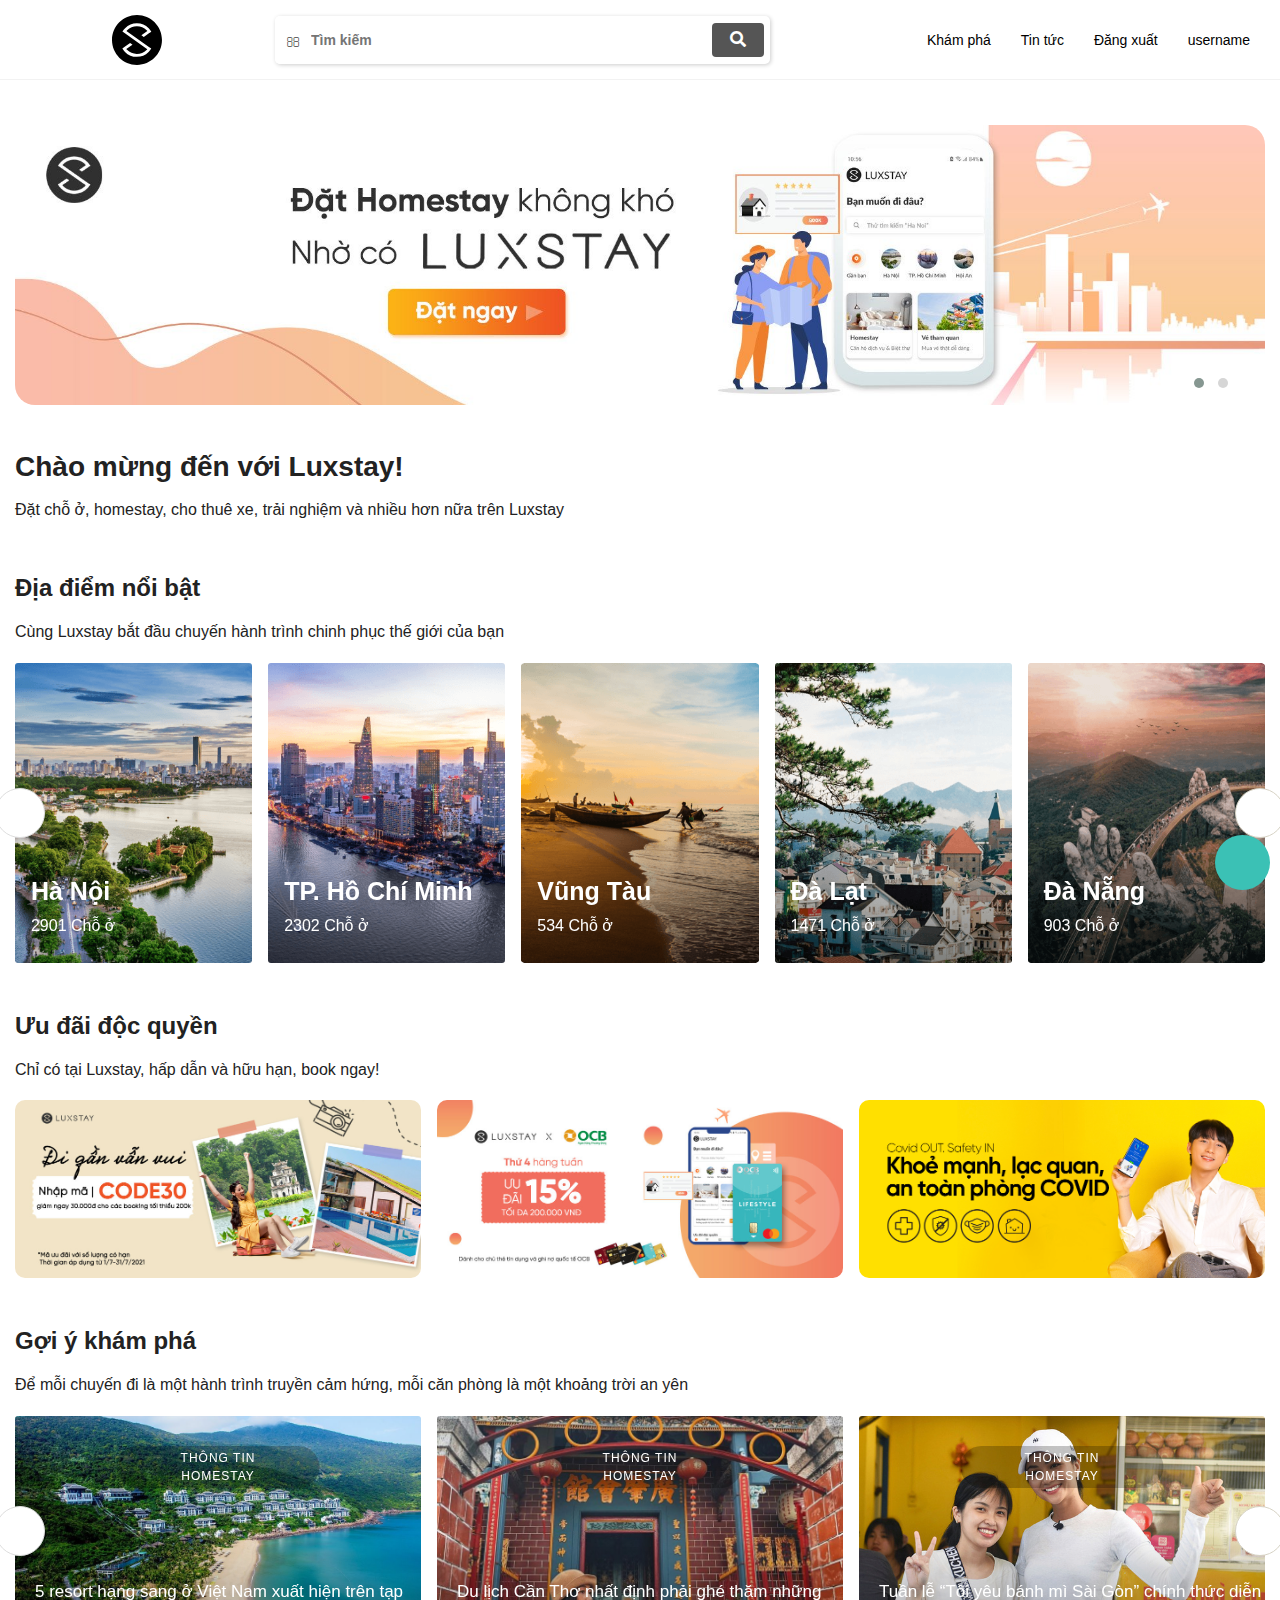
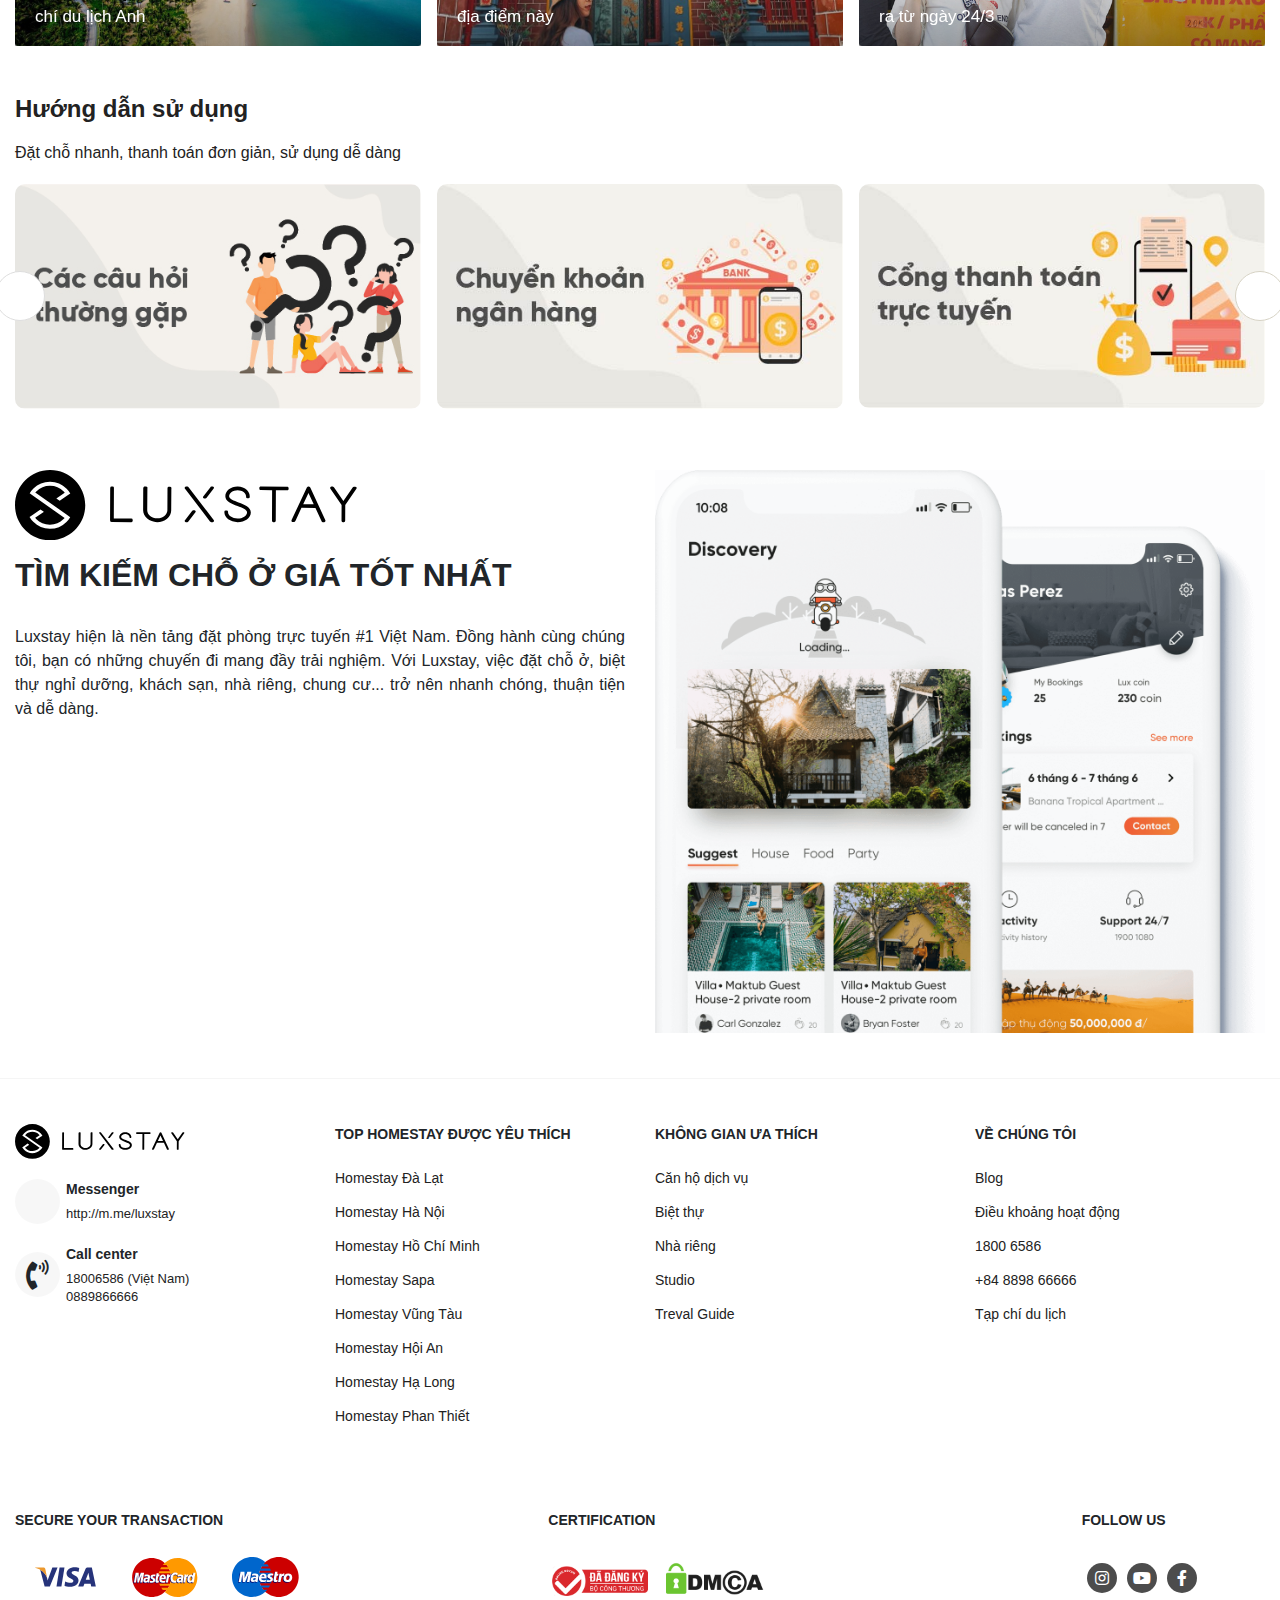
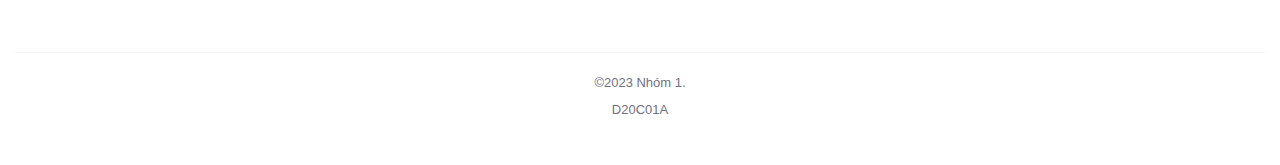
<file: index.html>
<!DOCTYPE html>
    <html lang="en">
<head>
    <meta charset="UTF-8">
    <meta http-equiv="X-UA-Compatible" content="IE=edge">
    <meta name="viewport" content="width=device-width, initial-scale=1.0">
    <link rel="shortcut icon" href="./assets/imgs/five-icon.png" type="image/x-icon" sizes="30x30">
    <link rel="stylesheet" href="https://pro.fontawesome.com/releases/v5.10.0/css/all.css">
    <link rel="stylesheet" href="assets/css/bootstrap.css">
    <!-- Css Slider -->
    <link rel="stylesheet" href="./assets/css/slider/owl.carousel.min.css">
    <link rel="stylesheet" href="./assets/css/slider/owl.theme.default.min.css">
    <!-- Css Slider -->
    <link rel="stylesheet" href="./assets/css/style.css">
    <link rel="stylesheet" href="./assets/css/responsive.css">
    <title>LuxStay</title>
<body>
<!-- Loader page -->
<!-- <div class="loader">
    <i class="fal fa-spinner loader-icon"></i>
</div> -->
<!-- Start: Header -->
<div id="header">
    <div class="container h-100">
        <div class="header__container">
<!-- Start: Logo And Search -->
                <div class="header__logo">
                    <a href="./index.html">
                        <svg version="1.1" viewBox="0 0 50 50" class="header__logo-pc-svg" id="logo-pc">
                            <path pid="0" d="M25.093 0c13.781.06 24.94 11.317 24.882 25.106C49.917 38.894 38.663 50.058 24.88 50 11.1 49.942-.059 38.683.001 24.894.057 11.106 11.31-.058 25.092 0zm11.801 31.9L14.398 16.053c.241-.26.48-.518.74-.777 2.7-2.687 5.971-4.031 9.775-4.015 3.804.015 7.064 1.388 9.741 4.098.238.241.476.482.694.743l-5.951 4.133 2.381 1.688 5.153-3.576v.02L39.33 16.7c-.692-1.203-1.584-2.325-2.616-3.39-3.231-3.292-7.167-4.947-11.788-4.967-4.6-.019-8.53 1.603-11.809 4.867a17.806 17.806 0 00-2.682 3.408l1.429 1.004 23.429 16.51c-.24.26-.48.518-.74.777-2.7 2.687-5.971 4.011-9.775 3.996-3.803-.016-7.063-1.37-9.74-4.08-.258-.26-.496-.521-.734-.782l6.111-4.251-.139-.181-2.183-1.528-5.373 3.735v-.021l-2.377 1.65a17.824 17.824 0 002.654 3.43c3.253 3.291 7.169 4.946 11.769 4.965 4.62.021 8.549-1.602 11.83-4.866 1.06-1.075 1.96-2.21 2.682-3.406l-2.383-1.67z"></path>
                        </svg>
                        <svg version="1.1" viewBox="0 0 244 50" class="header__logo-mobile-svg template" id="logo-mobile">
                            <path pid="0" d="M25.093 0c13.781.06 24.94 11.317 24.882 25.106C49.917 38.894 38.663 50.058 24.88 50 11.1 49.942-.059 38.683.001 24.894.057 11.106 11.31-.058 25.092 0zm11.801 31.9L14.398 16.053c.241-.26.48-.518.74-.777 2.7-2.687 5.971-4.031 9.775-4.015 3.804.015 7.064 1.388 9.741 4.098.238.241.476.482.694.743l-5.951 4.133 2.381 1.688 5.153-3.576v.02L39.33 16.7c-.692-1.203-1.584-2.325-2.616-3.39-3.231-3.292-7.167-4.947-11.788-4.967-4.6-.019-8.53 1.603-11.809 4.867a17.806 17.806 0 00-2.682 3.408l1.429 1.004 23.429 16.51c-.24.26-.48.518-.74.777-2.7 2.687-5.971 4.011-9.775 3.996-3.803-.016-7.063-1.37-9.74-4.08-.258-.26-.496-.521-.734-.782l6.111-4.251-.139-.181-2.183-1.528-5.373 3.735v-.021l-2.377 1.65a17.824 17.824 0 002.654 3.43c3.253 3.291 7.169 4.946 11.769 4.965 4.62.021 8.549-1.602 11.83-4.866 1.06-1.075 1.96-2.21 2.682-3.406l-2.383-1.67zm45.839 2.652l-12.45-.05.096-21.789a.957.957 0 00-.965-.945l-.678-.003a.96.96 0 00-.974.939v.047c-.048.095-.05.236-.05.33l-.098 22.636a1.337 1.337 0 001.351 1.326l13.805.056a.958.958 0 00.973-.938l.003-.662a1.037 1.037 0 00-1.013-.946v-.001zm27.64-22.67l-.871-.003c-.563-.003-1.027.42-1.027.937l-.075 15.878c-.014 3.157-3.252 5.735-7.197 5.72-3.943-.014-7.158-2.618-7.144-5.775l.123-15.5.052-.282a.957.957 0 00-.201-.756 1.128 1.128 0 00-.767-.332l-.87-.004c-.513-.002-.924.326-1.028.75a.857.857 0 00-.156.47l-.073 15.69c-.02 4.616 4.47 8.402 9.95 8.424 5.48.022 10.004-3.73 10.025-8.3l.122-15.5.054-.282a.952.952 0 00-.203-.755c-.152-.189-.458-.379-.714-.38zm48.638 11.226c-3.275-1.249-6.696-2.496-6.688-4.393.01-2.42 2.721-4.401 6.05-4.387 3.331.014 6.025 2.017 6.014 4.436l-.002.38a.96.96 0 00.961.953l.675.003a.96.96 0 00.971-.945v-.38c.009-1.66-.709-3.276-2.006-4.515-1.635-1.618-4.092-2.532-6.65-2.494-4.873-.02-8.698 3.047-8.715 6.938.03 3.748 4.416 5.38 8.656 6.962 3.324 1.247 6.795 2.495 6.785 4.487-.01 2.372-3.155 4.399-6.775 4.385-3.668-.016-6.747-2.07-6.737-4.44l.001-.38a.961.961 0 00-.96-.954l-.676-.002a.96.96 0 00-.97.945v.38c-.018 3.843 4.215 6.991 9.38 7.012 5.163.022 9.423-3.092 9.44-6.934-.033-3.796-4.464-5.427-8.754-7.057zM193.66 11.84l-18.844-.076c-.547-.003-.996.42-.999.94l-.002.66c-.002.52.443.946.99.949l8.103.032-.095 21.802c-.003.52.443.947.99.949l.696.002c.546.003.996-.42 1-.94l.095-21.802 8.055.031c.547.003.996-.42.999-.94l.003-.66c.003-.52-.443-.946-.99-.947zm49.264.515c-.144-.33-.481-.52-.867-.52l-.87-.005a.963.963 0 00-.677.28l-.145.14-.147.142-6.609 9.677-6.72-9.734c-.048-.046-.096-.094-.096-.14l-.143-.143a.97.97 0 00-.675-.285l-.774-.003a1.021 1.021 0 00-.872.515 1.03 1.03 0 00.045.988l7.966 11.576-.049 11.307c.006.527.437.95.964.946l.675.002a.957.957 0 00.97-.937l.049-11.308 7.923-11.509c.194-.329.243-.705.052-.989zm-37.898 12.047l3.75-7.994 3.728 8.023-7.478-.03zm15.615 10.954v-.047l-10.5-22.733c-.15-.425-.549-.71-1.102-.807-.603-.049-1.156.231-1.41.703v.046l-10.705 22.697v.047l-.204.471c-.095.283-.06.595.097.849.188.258.483.416.802.428l.854.004c.453.001.806-.282.958-.657l.05-.141 4.314-9.277 9.95.04 4.28 9.31.049.14c.15.38.5.664.952.667l.854.002c.352.002.654-.139.806-.422.152-.281.254-.563.104-.847l-.149-.473zm-86.008-15.15l.817.003a.963.963 0 00.729-.347l4.755-6.218.412-.478a.763.763 0 00.095-.915c-.135-.306-.453-.482-.816-.483l-.863-.004a.929.929 0 00-.868.608l-4.983 6.522a.94.94 0 00-.096.915c.135.22.453.394.816.397h.002zm-6.998 8.45l-.819-.002a.96.96 0 00-.728.347l-4.755 6.207-.413.48a.77.77 0 00-.094.92c.135.309.452.485.816.488l.864.002a.91.91 0 00.82-.478l5.03-6.601a.949.949 0 00.095-.92 1.027 1.027 0 00-.816-.443zm8.019-.453l.148.14 5.55 7.248c.248.284.246.662.095.99-.15.332-.5.519-.9.517l-.896-.004a1.013 1.013 0 01-.697-.286l-.149-.14c-.03-.002-.042-.02-.059-.044a.212.212 0 00-.04-.052l-5.501-7.151a1.005 1.005 0 01-.15-.237l-11.694-15.39-.446-.521c-.248-.285-.246-.662-.096-.993.15-.33.501-.518.9-.516l.897.004a.99.99 0 01.845.428l.15.19 11.992 15.721s.05.048.05.096z"></path>
                        </svg>
                    </a>
                </div>
                <div class="header__search">
                    <div class="header__search-inputs">
                        <span class="fad fa-search header__search-icon"></span>
                        <input type="text" placeholder="Tìm kiếm" class="header__search-input">
                    </div>
                    <div class="header__search-submit">
                        <button class="header__search-submit-btn">
                            <span class="fas fa-search  header__search-submit-icon"></span>
                        </button>
                    </div>

                    <div class="header__search-suggest">
                        <h5 class="search__suggest-heading">TÌM KIẾM GẦN ĐÂY</h5>
                        <ul class="search__suggest-list">
                            <li class="search__suggest-item">
                                <div class="search__suggest-thumbnail">
                                    <img src="./assets/imgs//location/location1.png" alt="" class="search__suggest-thumbnail-img">
                                </div>
                                <div class="search__suggest-content">
                                    <p class="search__suggest-title">Phương Sài, Nha Trang, Khánh Hòa </p>
                                    <small>6 Chỗ ở</small>
                                </div>
                            </li>
                            <li class="search__suggest-item active">
                                <div class="search__suggest-thumbnail">
                                    <img src="./assets/imgs//location/location6.png" alt="" class="search__suggest-thumbnail-img">
                                </div>
                                <div class="search__suggest-content">
                                    <p class="search__suggest-title">Sài Đồng, Long Biên, Hà Nội  </p>
                                    <small>3 Chỗ ở</small>
                                </div>
                            </li>
                            <li class="search__suggest-item">
                                <div class="search__suggest-thumbnail">
                                    <img src="./assets/imgs//location/location2.png" alt="" class="search__suggest-thumbnail-img">
                                </div>
                                <div class="search__suggest-content">
                                    <p class="search__suggest-title">Tổ hợp TSG Lotus Sài Đồng, Long Biên, Hà Nội  </p>
                                    <small>1 Chỗ ở</small>
                                </div>
                            </li>
                            <li class="search__suggest-item">
                                <div class="search__suggest-thumbnail">
                                    <img src="./assets/imgs//location/location8.png" alt="" class="search__suggest-thumbnail-img">
                                </div>
                                <div class="search__suggest-content">
                                    <p class="search__suggest-title">Asahi Luxstay - TSG Lotus Sài Đồng Apartment  </p>
                                    <small>3 Chỗ ở</small>
                                </div>
                            </li>
                            <li class="search__suggest-item">
                                <div class="search__suggest-thumbnail">
                                    <img src="./assets/imgs//location/location4.png" alt="" class="search__suggest-thumbnail-img">
                                </div>
                                <div class="search__suggest-content">
                                    <p class="search__suggest-title">Moon Westlake Studio view vườn phố Trích Sài  </p>
                                    <small>3 Chỗ ở</small>
                                </div>
                            </li>
                            <li class="search__suggest-item">
                                <div class="search__suggest-thumbnail">
                                    <img src="./assets/imgs//location/location5.png" alt="" class="search__suggest-thumbnail-img">
                                </div>
                                <div class="search__suggest-content">
                                    <p class="search__suggest-title">Đà Nẵng</p>
                                    <small>1204 Chỗ ở</small>
                                </div>
                            </li>
                        </ul>
                    </div>
                </div>
<!-- End: Logo And Search -->
<!-- Start: Nav PC -->
                <div class="header__nav">
                    <ul class="header__nav-list">
                        <li class="header__nav-item"><a href="./booking.html" class="header__nav-link">Khám phá</a></li>
                        <li class="header__nav-item"><a href="./blog.html" class="header__nav-link">Tin tức</a></li>
                        
                        <li class="header__nav-item"><a href="./sign-in.html" class="header__nav-link">Đăng xuất</a></li>
                        <li class="header__nav-item"><a href="" class="header__nav-link">username </a></li>
                    </ul>
                </div>
<!-- End: Nav PC -->
                <div class="nav__mobile-btn">
                    <button class="nav__mobile--show-btn">
                        <i class="fal fa-align-justify  nav__mobile--show-icon"></i>
                    </button>
                </div>
<!-- Start: Nav Mobile -->
                <span class="nav_overlay"></span>
                <div class="nav__mobile">
                    <div class="nav__mobile-close">
                        <span class="fal fa-times nav__mobile-close-icon"></span>
                    </div>
                    <ul class="nav__mobile-list">
                        <li class="nav__mobile-item"><a href="./booking.html" class="nav__mobile-link">Khám phá</a></li>
                        <li class="nav__mobile-item"><a href="./blog.html" class="nav__mobile-link nav__mobile-link">Tin tức</a></li>
                        <li class="nav__mobile-item"><a href="./sign_in.html" class="nav__mobile-link">Đăng nhập</a></li>
                        <li class="nav__mobile-item"><a href="./sign_in.html" class="nav__mobile-link">uername</a></li>
                        
                    </ul>
                </div>
<!-- End: Nav Mobile -->
        </div>
    </div>
</div>
<!-- End: Header -->

<!-- Start Slider -->
<div id="slider"> 
    <div class="container">
        <div class="owl-carousel owl-theme" id="banner-slider">
            <div class="item">
                <a href=""><img src="./assets/imgs/slider1.png"></a>
            </div>
            <div class="item">
                <a href=""><img src="./assets/imgs/slider2.png"></a>
            </div>
        </div>
        
    </div>
</div>
<!-- End Slider -->

<!-- Start Main -->
<div id="main">
    <div class="container">
<!-- Start: Welcome -->
        <div class="content__welcome">
            <h3 class="content__welcome-heading">Chào mừng đến với Luxstay!</h3>
            <p class="content-description">
                Đặt chỗ ở, homestay, cho thuê xe, trải nghiệm và nhiều hơn nữa trên Luxstay <br>
            </p>
        </div>
<!--End: Welcome  -->

<!-- Start: Location -->
        <div class="content__container">
            <div class="content__location">
                <p class="content-title">Địa điểm nổi bật</p>
                <p class="content-description">Cùng Luxstay bắt đầu chuyến hành trình chinh phục thế giới của bạn</p>
                <!-- Start: Content Slider -->
                <div class="content__slider">
                    <div class="owl-carousel" id="content-slider">
                        <div class="item content__slider-item">
                            <a href=""><img src="./assets/imgs/location/location1.png" alt="" class="content__slider-img">
                                <div class="content__slider-name">
                                    <h3 class="content__slider-heading">Hà Nội</h3>
                                    <p class="content__slider-description">2901 Chỗ ở</p>
                                </div>
                            </a>
                        </div>
                        <div class="item content__slider-item">
                            <a href=""><img src="./assets/imgs/location/location2.png" alt="" class="content__slider-img">
                                <div class="content__slider-name">
                                    <h3 class="content__slider-heading">TP. Hồ Chí Minh</h3>
                                    <p class="content__slider-description">2302 Chỗ ở</p>
                                </div>
                            </a>
                        </div>
                        <div class="item content__slider-item">
                            <a href=""><img src="./assets/imgs/location/location3.png" alt="" class="content__slider-img">
                                <div class="content__slider-name">
                                    <h3 class="content__slider-heading">Vũng Tàu</h3>
                                    <p class="content__slider-description">534 Chỗ ở</p>
                                </div>
                            </a>
                        </div>
                        <div class="item content__slider-item">
                            <a href=""><img src="./assets/imgs/location/location4.png" alt="" class="content__slider-img">
                                <div class="content__slider-name">
                                    <h3 class="content__slider-heading">Đà Lạt</h3>
                                    <p class="content__slider-description">1471 Chỗ ở</p>
                                </div>
                            </a>
                        </div>
                        <div class="item content__slider-item">
                            <a href=""><img src="./assets/imgs/location/location5.png" alt="" class="content__slider-img">
                                <div class="content__slider-name">
                                    <h3 class="content__slider-heading">Đà Nẵng</h3>
                                    <p class="content__slider-description">903 Chỗ ở</p>
                                </div>
                            </a>
                        </div>
                        <div class="item content__slider-item">
                            <a href=""><img src="./assets/imgs/location/location6.png" alt="" class="content__slider-img">
                                <div class="content__slider-name">
                                    <h3 class="content__slider-heading">Nha Trang</h3>
                                    <p class="content__slider-description">629 Chỗ ở</p>
                                </div>
                            </a>
                        </div>
                        <div class="item content__slider-item">
                            <a href=""><img src="./assets/imgs/location/location7.png" alt="" class="content__slider-img">
                                <div class="content__slider-name">
                                    <h3 class="content__slider-heading">Quảng Ninh</h3>
                                    <p class="content__slider-description">221 Chỗ ở</p>
                                </div>
                            </a>
                        </div>
                        <div class="item content__slider-item">
                            <a href=""><img src="./assets/imgs/location/location8.png" alt="" class="content__slider-img">
                                <div class="content__slider-name">
                                    <h3 class="content__slider-heading">Hội An</h3>
                                    <p class="content__slider-description">323 Chỗ ở</p>
                                </div>
                            </a>
                        </div>
                    </div>
                </div>
                <!-- End: Content Slider -->
            </div>
        </div>
<!-- End: Location -->

<!-- Start: Promotion -->
        <div class="content__container">
            <div class="content__promotion">
                <p class="content-title">Ưu đãi độc quyền</p>
                <p class="content-description">Chỉ có tại Luxstay, hấp dẫn và hữu hạn, book ngay!</p>
                <div class="content__slider">
                    <div class="owl-carousel" id="promotion-slider">
                        <div class="item">
                            <a href=""><img src="./assets/imgs/promotion1.jpg" alt="" class="content__promotion-img"></a>
                        </div>
                        <div class="item">
                            <a href=""><img src="./assets/imgs/promotion2.jpg" alt="" class="content__promotion-img"></a>
                        </div>
                        <div class="item">
                            <a href=""><img src="./assets/imgs/promotion3.jpg" alt="" class="content__promotion-img"></a>
                        </div>
                    </div>
                </div>
            </div>
        </div>
<!-- End: Promotion -->


<!-- Start Explore -->
        <div class="content__container">
            <div class="content__explore">
                <p class="content-title">Gợi ý khám phá</p>
                <p class="content-description">Để mỗi chuyến đi là một hành trình truyền cảm hứng, mỗi căn phòng là một khoảng trời an yên</p>
                <!-- Start: Explore Slider -->
                <div class="explore__slider">
                    <div class="owl-carousel" id="explore-slider">
                        <div class="item explore__slider-item">
                            <a href=""><img src="./assets/imgs/explore/explore.jpg" alt="" class="content__slider-img"></a>
                            <div class="explore__slider-name">Thông tin HomeStay</div>
                            <p class="explore__slider-description">5 resort hạng sang ở Việt Nam xuất hiện trên tạp chí du lịch Anh</p>
                        </div>
                        <div class="item explore__slider-item">
                            <a href=""><img src="./assets/imgs/explore/explore2.jpg" alt="" class="content__slider-img"></a>
                            <div class="explore__slider-name">Thông tin HomeStay</div>
                            <p class="explore__slider-description">Du lịch Cần Thơ nhất định phải ghé thăm những địa điểm này</p>
                        </div>
                        <div class="item explore__slider-item">
                            <a href=""><img src="./assets/imgs/explore/explore3.jpg" alt="" class="content__slider-img"></a>
                            <div class="explore__slider-name">Thông tin HomeStay</div>
                            <p class="explore__slider-description">Tuần lễ “Tôi yêu bánh mì Sài Gòn” chính thức diễn ra từ ngày 24/3</p>
                        </div>
                        <div class="item explore__slider-item">
                            <a href=""><img src="./assets/imgs/explore/explore4.jpg" alt="" class="content__slider-img"></a>
                            <div class="explore__slider-name">Thông tin HomeStay</div>
                            <p class="explore__slider-description">Trải nghiệm thú vị ở sở thú Zoodoo Đà Lạt</p>
                        </div>
                        <div class="item explore__slider-item">
                            <a href=""><img src="./assets/imgs/explore/explore5.jpg" alt="" class="content__slider-img"></a>
                            <div class="explore__slider-name">Thông tin HomeStay</div>
                            <p class="explore__slider-description">Hội An sẽ lập chốt quản lý du khách đeo khẩu trang khi vào thành phố</p>
                        </div>
                        <div class="item explore__slider-item">
                            <a href=""><img src="./assets/imgs/explore/explore6.png" alt="" class="content__slider-img"></a>
                            <div class="explore__slider-name">Thông tin HomeStay</div>
                            <p class="explore__slider-description">Thủ đô Hà Nội nằm trong danh sách những thành phố đẹp nhất thế giới</p>
                        </div>
                    </div>
                    
                </div>
                <!-- End: Explore Slider -->
            </div>
        </div>
<!-- End Explore -->

<!-- Start Tutorial -->
        <div class="content__container">
            <div class="content__tutorial">
                <p class="content-title">Hướng dẫn sử dụng</p>
                <p class="content-description">Đặt chỗ nhanh, thanh toán đơn giản, sử dụng dễ dàng</p>
                <div class="content__slider">
                    <div class="owl-carousel" id="tutorial-slider">
                        <div class="item">
                            <a href=""><img src="./assets/imgs/tutorial/tutorial1.jpg" alt="" class="content__promotion-img"></a>
                        </div>
                        <div class="item">
                            <a href=""><img src="./assets/imgs/tutorial/tutorial2.jpg" alt="" class="content__promotion-img"></a>
                        </div>
                        <div class="item">
                            <a href=""><img src="./assets/imgs/tutorial/tutorial3.jpg" alt="" class="content__promotion-img"></a>
                        </div>
                        <div class="item">
                            <a href=""><img src="./assets/imgs/tutorial/tutorial4.jpg" alt="" class="content__promotion-img"></a>
                        </div>
                        <div class="item">
                            <a href=""><img src="./assets/imgs/tutorial/tutorial5.jpg" alt="" class="content__promotion-img"></a>
                        </div>
                    </div>
                </div>
            </div>
        </div>
<!-- End Tutorial -->
    </div>
</div>
<!-- End Main -->

<!--Start: Download App  -->
<div class="download__app">
    <div class="container">
        <div class="row">
            <div class="col-lg-6 col-md-6">
                <div class="download__app-introduce">
                    <div class="download__app-logo">
                        <svg version="1.1" viewBox="0 0 244 50" class="download__app-logo-svg">
                            <path pid="0" d="M25.093 0c13.781.06 24.94 11.317 24.882 25.106C49.917 38.894 38.663 50.058 24.88 50 11.1 49.942-.059 38.683.001 24.894.057 11.106 11.31-.058 25.092 0zm11.801 31.9L14.398 16.053c.241-.26.48-.518.74-.777 2.7-2.687 5.971-4.031 9.775-4.015 3.804.015 7.064 1.388 9.741 4.098.238.241.476.482.694.743l-5.951 4.133 2.381 1.688 5.153-3.576v.02L39.33 16.7c-.692-1.203-1.584-2.325-2.616-3.39-3.231-3.292-7.167-4.947-11.788-4.967-4.6-.019-8.53 1.603-11.809 4.867a17.806 17.806 0 00-2.682 3.408l1.429 1.004 23.429 16.51c-.24.26-.48.518-.74.777-2.7 2.687-5.971 4.011-9.775 3.996-3.803-.016-7.063-1.37-9.74-4.08-.258-.26-.496-.521-.734-.782l6.111-4.251-.139-.181-2.183-1.528-5.373 3.735v-.021l-2.377 1.65a17.824 17.824 0 002.654 3.43c3.253 3.291 7.169 4.946 11.769 4.965 4.62.021 8.549-1.602 11.83-4.866 1.06-1.075 1.96-2.21 2.682-3.406l-2.383-1.67zm45.839 2.652l-12.45-.05.096-21.789a.957.957 0 00-.965-.945l-.678-.003a.96.96 0 00-.974.939v.047c-.048.095-.05.236-.05.33l-.098 22.636a1.337 1.337 0 001.351 1.326l13.805.056a.958.958 0 00.973-.938l.003-.662a1.037 1.037 0 00-1.013-.946v-.001zm27.64-22.67l-.871-.003c-.563-.003-1.027.42-1.027.937l-.075 15.878c-.014 3.157-3.252 5.735-7.197 5.72-3.943-.014-7.158-2.618-7.144-5.775l.123-15.5.052-.282a.957.957 0 00-.201-.756 1.128 1.128 0 00-.767-.332l-.87-.004c-.513-.002-.924.326-1.028.75a.857.857 0 00-.156.47l-.073 15.69c-.02 4.616 4.47 8.402 9.95 8.424 5.48.022 10.004-3.73 10.025-8.3l.122-15.5.054-.282a.952.952 0 00-.203-.755c-.152-.189-.458-.379-.714-.38zm48.638 11.226c-3.275-1.249-6.696-2.496-6.688-4.393.01-2.42 2.721-4.401 6.05-4.387 3.331.014 6.025 2.017 6.014 4.436l-.002.38a.96.96 0 00.961.953l.675.003a.96.96 0 00.971-.945v-.38c.009-1.66-.709-3.276-2.006-4.515-1.635-1.618-4.092-2.532-6.65-2.494-4.873-.02-8.698 3.047-8.715 6.938.03 3.748 4.416 5.38 8.656 6.962 3.324 1.247 6.795 2.495 6.785 4.487-.01 2.372-3.155 4.399-6.775 4.385-3.668-.016-6.747-2.07-6.737-4.44l.001-.38a.961.961 0 00-.96-.954l-.676-.002a.96.96 0 00-.97.945v.38c-.018 3.843 4.215 6.991 9.38 7.012 5.163.022 9.423-3.092 9.44-6.934-.033-3.796-4.464-5.427-8.754-7.057zM193.66 11.84l-18.844-.076c-.547-.003-.996.42-.999.94l-.002.66c-.002.52.443.946.99.949l8.103.032-.095 21.802c-.003.52.443.947.99.949l.696.002c.546.003.996-.42 1-.94l.095-21.802 8.055.031c.547.003.996-.42.999-.94l.003-.66c.003-.52-.443-.946-.99-.947zm49.264.515c-.144-.33-.481-.52-.867-.52l-.87-.005a.963.963 0 00-.677.28l-.145.14-.147.142-6.609 9.677-6.72-9.734c-.048-.046-.096-.094-.096-.14l-.143-.143a.97.97 0 00-.675-.285l-.774-.003a1.021 1.021 0 00-.872.515 1.03 1.03 0 00.045.988l7.966 11.576-.049 11.307c.006.527.437.95.964.946l.675.002a.957.957 0 00.97-.937l.049-11.308 7.923-11.509c.194-.329.243-.705.052-.989zm-37.898 12.047l3.75-7.994 3.728 8.023-7.478-.03zm15.615 10.954v-.047l-10.5-22.733c-.15-.425-.549-.71-1.102-.807-.603-.049-1.156.231-1.41.703v.046l-10.705 22.697v.047l-.204.471c-.095.283-.06.595.097.849.188.258.483.416.802.428l.854.004c.453.001.806-.282.958-.657l.05-.141 4.314-9.277 9.95.04 4.28 9.31.049.14c.15.38.5.664.952.667l.854.002c.352.002.654-.139.806-.422.152-.281.254-.563.104-.847l-.149-.473zm-86.008-15.15l.817.003a.963.963 0 00.729-.347l4.755-6.218.412-.478a.763.763 0 00.095-.915c-.135-.306-.453-.482-.816-.483l-.863-.004a.929.929 0 00-.868.608l-4.983 6.522a.94.94 0 00-.096.915c.135.22.453.394.816.397h.002zm-6.998 8.45l-.819-.002a.96.96 0 00-.728.347l-4.755 6.207-.413.48a.77.77 0 00-.094.92c.135.309.452.485.816.488l.864.002a.91.91 0 00.82-.478l5.03-6.601a.949.949 0 00.095-.92 1.027 1.027 0 00-.816-.443zm8.019-.453l.148.14 5.55 7.248c.248.284.246.662.095.99-.15.332-.5.519-.9.517l-.896-.004a1.013 1.013 0 01-.697-.286l-.149-.14c-.03-.002-.042-.02-.059-.044a.212.212 0 00-.04-.052l-5.501-7.151a1.005 1.005 0 01-.15-.237l-11.694-15.39-.446-.521c-.248-.285-.246-.662-.096-.993.15-.33.501-.518.9-.516l.897.004a.99.99 0 01.845.428l.15.19 11.992 15.721s.05.048.05.096z"></path>
                        </svg>
                    </div>
                    <div class="download__app-content">
                        <h2 class="download__app-content-heading">TÌM KIẾM CHỖ Ở GIÁ TỐT NHẤT</h2>
                        <p class="download__app-content-description">Luxstay hiện là nền tảng đặt phòng trực tuyến #1 Việt Nam. Đồng hành cùng chúng tôi, bạn có những chuyến đi mang đầy trải nghiệm. Với Luxstay, việc đặt chỗ ở, biệt thự nghỉ dưỡng, khách sạn, nhà riêng, chung cư... trở nên nhanh chóng, thuận tiện và dễ dàng.</p>
                    </div> 
                    
                </div>
            </div>
            <div class="col-lg-6 col-md-6">
                <div class="download__app-picture">
                    <img src="./assets/imgs/home-02.png" alt="" class="download__app-image">
                </div>
            </div>
        </div>
    </div>
</div>
<!--End: Download App  -->

<!-- Start: Footer -->
<div id="footer">
    <div class="container">
        <div class="row">
            <div class="col-lg-3">
                <svg version="1.1" viewBox="0 0 244 50" class="svg-icon svg-fill" style="width: 170px;">
                    <path pid="0" d="M25.093 0c13.781.06 24.94 11.317 24.882 25.106C49.917 38.894 38.663 50.058 24.88 50 11.1 49.942-.059 38.683.001 24.894.057 11.106 11.31-.058 25.092 0zm11.801 31.9L14.398 16.053c.241-.26.48-.518.74-.777 2.7-2.687 5.971-4.031 9.775-4.015 3.804.015 7.064 1.388 9.741 4.098.238.241.476.482.694.743l-5.951 4.133 2.381 1.688 5.153-3.576v.02L39.33 16.7c-.692-1.203-1.584-2.325-2.616-3.39-3.231-3.292-7.167-4.947-11.788-4.967-4.6-.019-8.53 1.603-11.809 4.867a17.806 17.806 0 00-2.682 3.408l1.429 1.004 23.429 16.51c-.24.26-.48.518-.74.777-2.7 2.687-5.971 4.011-9.775 3.996-3.803-.016-7.063-1.37-9.74-4.08-.258-.26-.496-.521-.734-.782l6.111-4.251-.139-.181-2.183-1.528-5.373 3.735v-.021l-2.377 1.65a17.824 17.824 0 002.654 3.43c3.253 3.291 7.169 4.946 11.769 4.965 4.62.021 8.549-1.602 11.83-4.866 1.06-1.075 1.96-2.21 2.682-3.406l-2.383-1.67zm45.839 2.652l-12.45-.05.096-21.789a.957.957 0 00-.965-.945l-.678-.003a.96.96 0 00-.974.939v.047c-.048.095-.05.236-.05.33l-.098 22.636a1.337 1.337 0 001.351 1.326l13.805.056a.958.958 0 00.973-.938l.003-.662a1.037 1.037 0 00-1.013-.946v-.001zm27.64-22.67l-.871-.003c-.563-.003-1.027.42-1.027.937l-.075 15.878c-.014 3.157-3.252 5.735-7.197 5.72-3.943-.014-7.158-2.618-7.144-5.775l.123-15.5.052-.282a.957.957 0 00-.201-.756 1.128 1.128 0 00-.767-.332l-.87-.004c-.513-.002-.924.326-1.028.75a.857.857 0 00-.156.47l-.073 15.69c-.02 4.616 4.47 8.402 9.95 8.424 5.48.022 10.004-3.73 10.025-8.3l.122-15.5.054-.282a.952.952 0 00-.203-.755c-.152-.189-.458-.379-.714-.38zm48.638 11.226c-3.275-1.249-6.696-2.496-6.688-4.393.01-2.42 2.721-4.401 6.05-4.387 3.331.014 6.025 2.017 6.014 4.436l-.002.38a.96.96 0 00.961.953l.675.003a.96.96 0 00.971-.945v-.38c.009-1.66-.709-3.276-2.006-4.515-1.635-1.618-4.092-2.532-6.65-2.494-4.873-.02-8.698 3.047-8.715 6.938.03 3.748 4.416 5.38 8.656 6.962 3.324 1.247 6.795 2.495 6.785 4.487-.01 2.372-3.155 4.399-6.775 4.385-3.668-.016-6.747-2.07-6.737-4.44l.001-.38a.961.961 0 00-.96-.954l-.676-.002a.96.96 0 00-.97.945v.38c-.018 3.843 4.215 6.991 9.38 7.012 5.163.022 9.423-3.092 9.44-6.934-.033-3.796-4.464-5.427-8.754-7.057zM193.66 11.84l-18.844-.076c-.547-.003-.996.42-.999.94l-.002.66c-.002.52.443.946.99.949l8.103.032-.095 21.802c-.003.52.443.947.99.949l.696.002c.546.003.996-.42 1-.94l.095-21.802 8.055.031c.547.003.996-.42.999-.94l.003-.66c.003-.52-.443-.946-.99-.947zm49.264.515c-.144-.33-.481-.52-.867-.52l-.87-.005a.963.963 0 00-.677.28l-.145.14-.147.142-6.609 9.677-6.72-9.734c-.048-.046-.096-.094-.096-.14l-.143-.143a.97.97 0 00-.675-.285l-.774-.003a1.021 1.021 0 00-.872.515 1.03 1.03 0 00.045.988l7.966 11.576-.049 11.307c.006.527.437.95.964.946l.675.002a.957.957 0 00.97-.937l.049-11.308 7.923-11.509c.194-.329.243-.705.052-.989zm-37.898 12.047l3.75-7.994 3.728 8.023-7.478-.03zm15.615 10.954v-.047l-10.5-22.733c-.15-.425-.549-.71-1.102-.807-.603-.049-1.156.231-1.41.703v.046l-10.705 22.697v.047l-.204.471c-.095.283-.06.595.097.849.188.258.483.416.802.428l.854.004c.453.001.806-.282.958-.657l.05-.141 4.314-9.277 9.95.04 4.28 9.31.049.14c.15.38.5.664.952.667l.854.002c.352.002.654-.139.806-.422.152-.281.254-.563.104-.847l-.149-.473zm-86.008-15.15l.817.003a.963.963 0 00.729-.347l4.755-6.218.412-.478a.763.763 0 00.095-.915c-.135-.306-.453-.482-.816-.483l-.863-.004a.929.929 0 00-.868.608l-4.983 6.522a.94.94 0 00-.096.915c.135.22.453.394.816.397h.002zm-6.998 8.45l-.819-.002a.96.96 0 00-.728.347l-4.755 6.207-.413.48a.77.77 0 00-.094.92c.135.309.452.485.816.488l.864.002a.91.91 0 00.82-.478l5.03-6.601a.949.949 0 00.095-.92 1.027 1.027 0 00-.816-.443zm8.019-.453l.148.14 5.55 7.248c.248.284.246.662.095.99-.15.332-.5.519-.9.517l-.896-.004a1.013 1.013 0 01-.697-.286l-.149-.14c-.03-.002-.042-.02-.059-.044a.212.212 0 00-.04-.052l-5.501-7.151a1.005 1.005 0 01-.15-.237l-11.694-15.39-.446-.521c-.248-.285-.246-.662-.096-.993.15-.33.501-.518.9-.516l.897.004a.99.99 0 01.845.428l.15.19 11.992 15.721s.05.048.05.096z"></path>
                </svg>
                <div class="contact-item">
                    <i class="fas fa-comments-alt contact-icon"></i>
                    <div class="contact__content">
                        <p class="contact__content-title">Messenger</p>
                        <a href="" class="contact__content-link"> http://m.me/luxstay</a>
                    </div>
                </div>
                <div class="contact-item">
                    <i class="fas fa-phone-volume contact-icon"></i>
                    <div class="contact__content">
                        <p class="contact__content-title">Call center</p>
                        <a href="" class="contact__content-link"> 18006586 (Việt Nam)</a>
                        <a href="" class="contact__content-link"> 0889866666</a>
                    </div>
                </div>
            </div>
            <div class="col-lg-3">
                <div class="top-homstay">
                    <p class="footer__content-heading">TOP HOMESTAY ĐƯỢC YÊU THÍCH</p>
                    <ul class="footer__content-list">
                        <li class="footer__content-item"><a href="" class="footer__content-link">Homestay Đà Lạt</a></li>
                        <li class="footer__content-item"><a href="" class="footer__content-link">Homestay Hà Nội</a></li>
                        <li class="footer__content-item"><a href="" class="footer__content-link">Homestay Hồ Chí Minh</a></li>
                        <li class="footer__content-item"><a href="" class="footer__content-link">Homestay Sapa</a></li>
                        <li class="footer__content-item"><a href="" class="footer__content-link">Homestay Vũng Tàu</a></li>
                        <li class="footer__content-item"><a href="" class="footer__content-link">Homestay Hội An</a></li>
                        <li class="footer__content-item"><a href="" class="footer__content-link">Homestay Hạ Long</a></li>
                        <li class="footer__content-item"><a href="" class="footer__content-link">Homestay Phan Thiết</a></li>
                    </ul>
                </div>
            </div>
            <div class="col-lg-3">
                <div class="favorite-space">
                    <p class="footer__content-heading">KHÔNG GIAN ƯA THÍCH</p>
                    <ul class="footer__content-list">
                        <li class="footer__content-item"><a href="" class="footer__content-link">Căn hộ dịch vụ</a></li>
                        <li class="footer__content-item"><a href="" class="footer__content-link">Biệt thự</a></li>
                        <li class="footer__content-item"><a href="" class="footer__content-link">Nhà riêng</a></li>
                        <li class="footer__content-item"><a href="" class="footer__content-link">Studio</a></li>
                        <li class="footer__content-item"><a href="" class="footer__content-link">Treval Guide</a></li>
                    </ul>
                </div>
            </div>
            <div class="col-lg-3">
                <div class="about-me">
                    <p class="footer__content-heading">VỀ CHÚNG TÔI</p>
                    <ul class="footer__content-list">
                        <li class="footer__content-item"><a href="" class="footer__content-link">Blog</a></li>
                        <li class="footer__content-item"><a href="" class="footer__content-link">Điều khoảng hoạt động</a></li>
                        <li class="footer__content-item"><a href="" class="footer__content-link">1800 6586</a></li>
                        <li class="footer__content-item"><a href="" class="footer__content-link">+84 8898 66666</a></li>
                        <li class="footer__content-item"><a href="" class="footer__content-link">Tạp chí du lịch</a></li>
                    </ul>
                </div>
            </div>
            
        </div>

        <div id="social">
            <div class="row">
                <div class="col-lg-5">
                    <div class="social-item">
                        <p class="footer__content-heading">SECURE YOUR TRANSACTION</p>
                        <div class="payment-methods">
                            <div class="payment-item">
                                <img src="./assets/imgs/visa.svg" alt="" class="payment-img">
                            </div>
                            <div class="payment-item">
                                <img src="./assets/imgs/mastercard.svg" alt="" class="payment-img">
                            </div>
                            <div class="payment-item">
                                <img src="./assets/imgs/maestro.svg" alt="" class="payment-img">
                            </div>
                        </div>
                    </div>
                </div>
                <div class="col-lg-5">
                    <div class="social-item">
                        <p class="footer__content-heading">CERTIFICATION</p>
                        <div class="business-partner">
                            <div class="business-item">
                                <img src="./assets/imgs/bct.png" alt="" class="business-img">
                            </div>
                            <div class="business-item">
                                <img src="./assets/imgs/dmca.png" alt="" class="business-img">
                            </div>         
                        </div>
                    </div>
                </div>
                <div class="col-lg-2">
                    <div class="social-item">
                        <p class="footer__content-heading">FOLLOW US</p>
                        <div class="social-network">
                            <div class="social-item">
                                <a href=""><i class="fab fa-instagram social-icon"></i></a>
                            </div>
                            <div class="social-item">
                                <a href=""><i class="fab fa-youtube social-icon"></i></a>
                            </div>
                            <div class="social-item">
                                <a href=""><i class="fab fa-facebook-f social-icon"></i></a>
                            </div>
                        </div>
                    </div>
                </div>
            </div>
        </div>
        <div id="copyright">
            <div class="container">
                <p class="copyright-content">&copy;2023 Nhóm 1.</p>
                <p class="copyright-content">D20C01A</p>
            </div>
        </div>
    </div>

    <div class="move-on-top">
        <div class="move-on-top__container">
            <a href="#"><i class="fas fa-arrow-up move-on-top-btn"></i></a>
        </div>
    </div>
</div>
<!-- End: Footer -->

<!--JS Slider -->
<script src="./js/slider/jquery.min.js"></script>
<script src="./js/slider/owl.carousel.js"></script>
<script src="./js/slider/slider.js"></script>
<!-- JS -->
<script src="./js/main.js"></script>
</body>
</html>
</file>
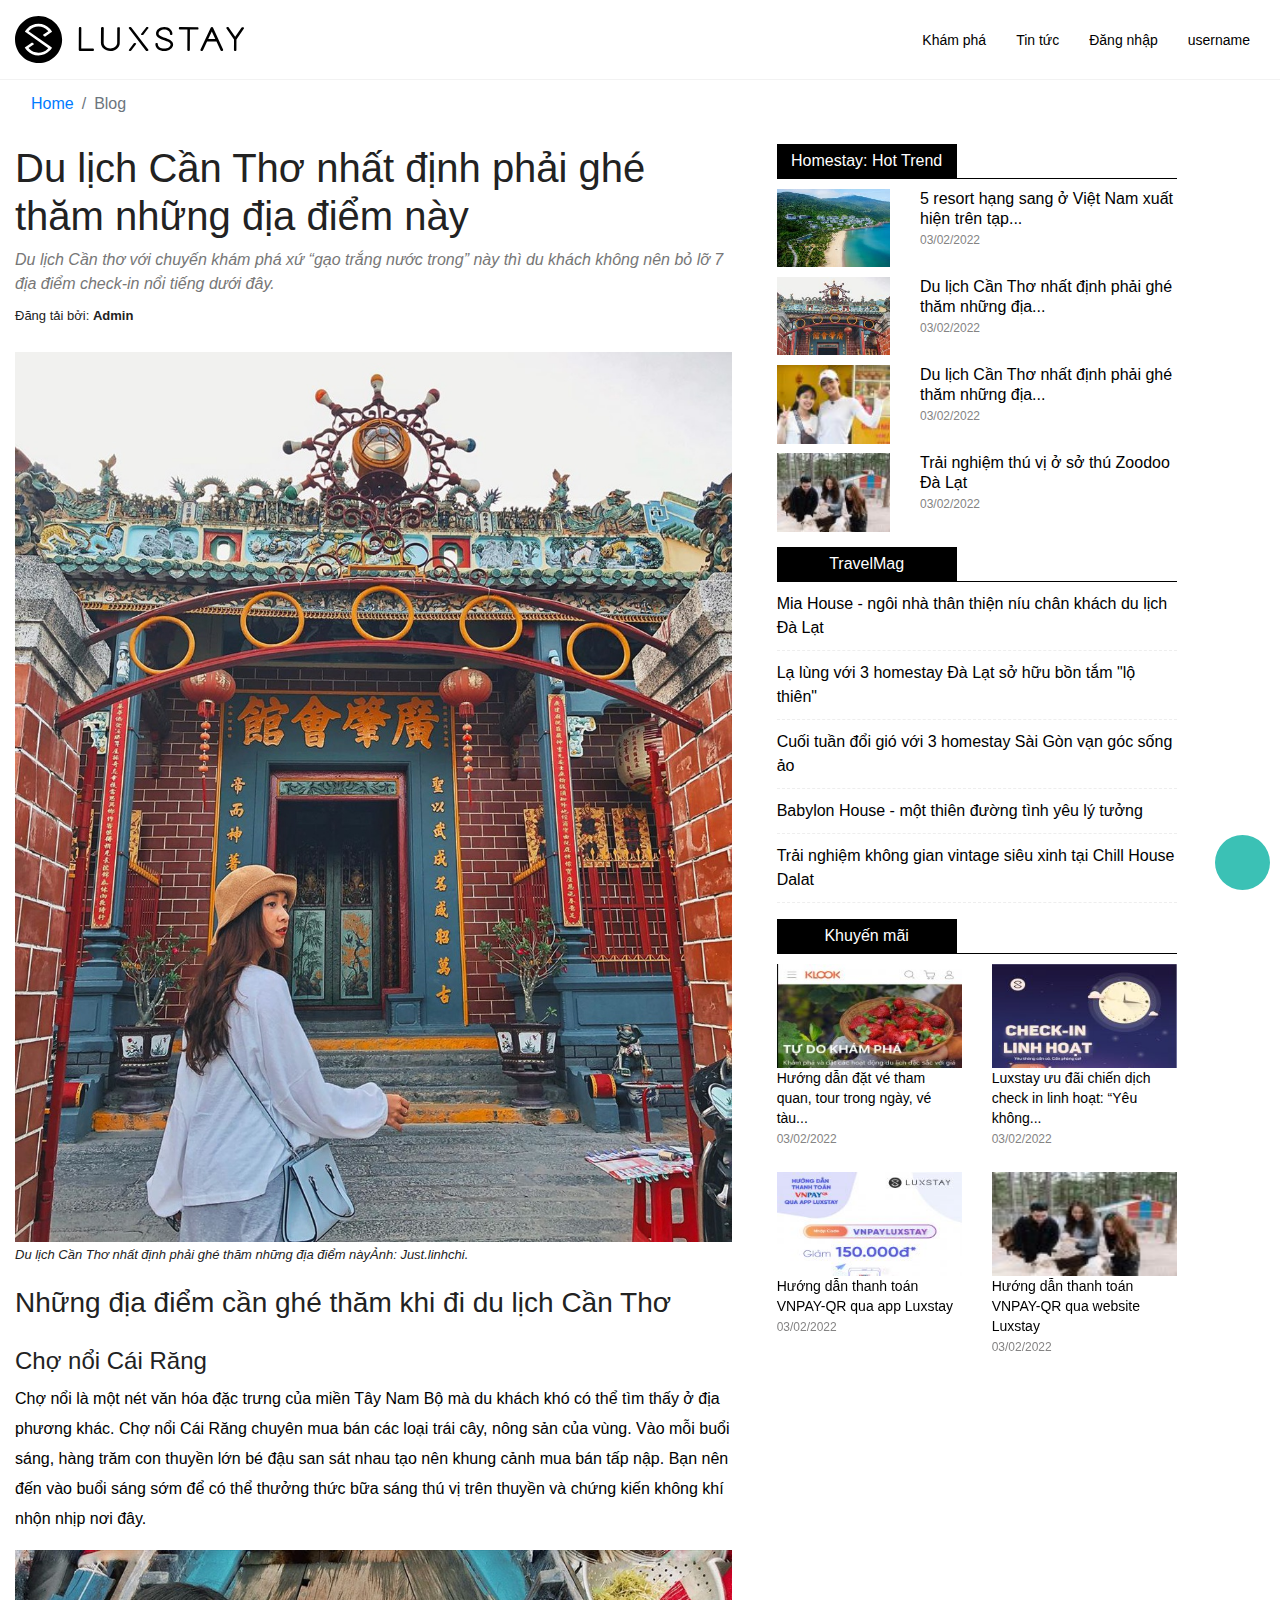
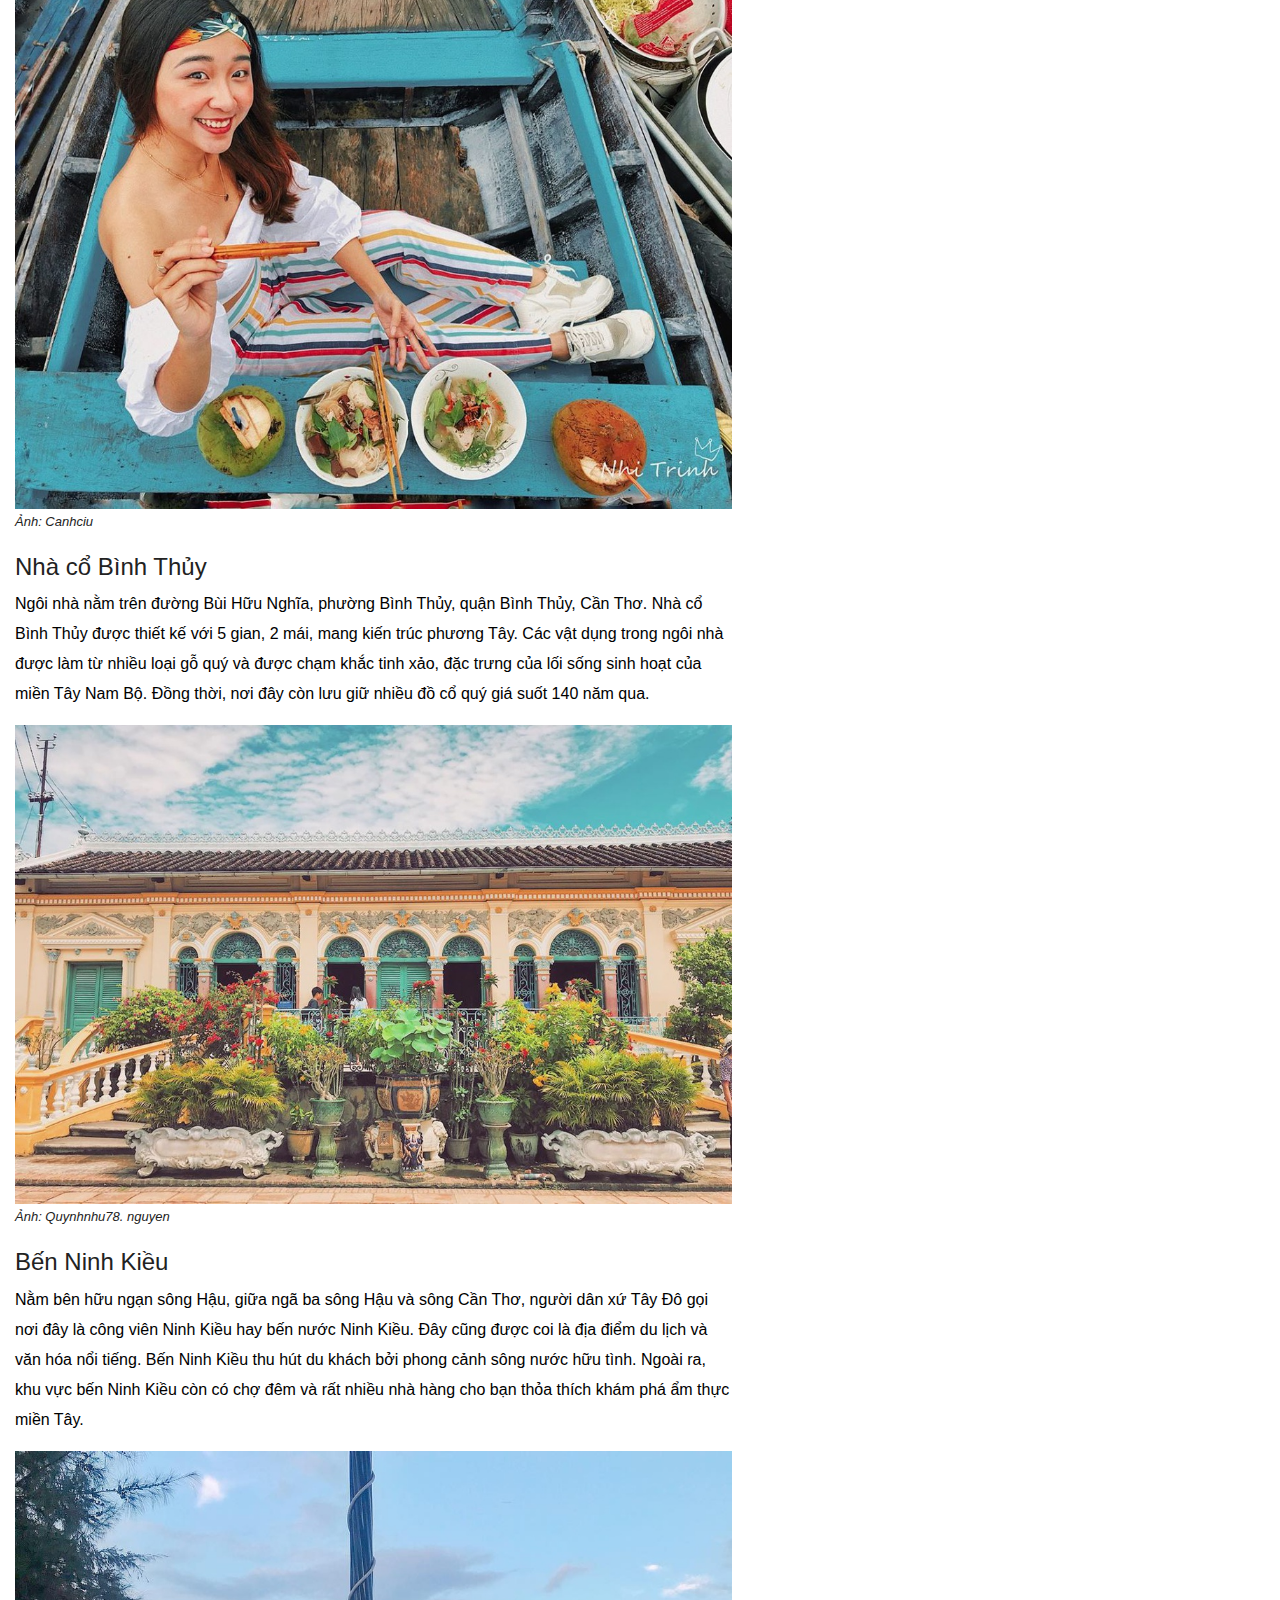
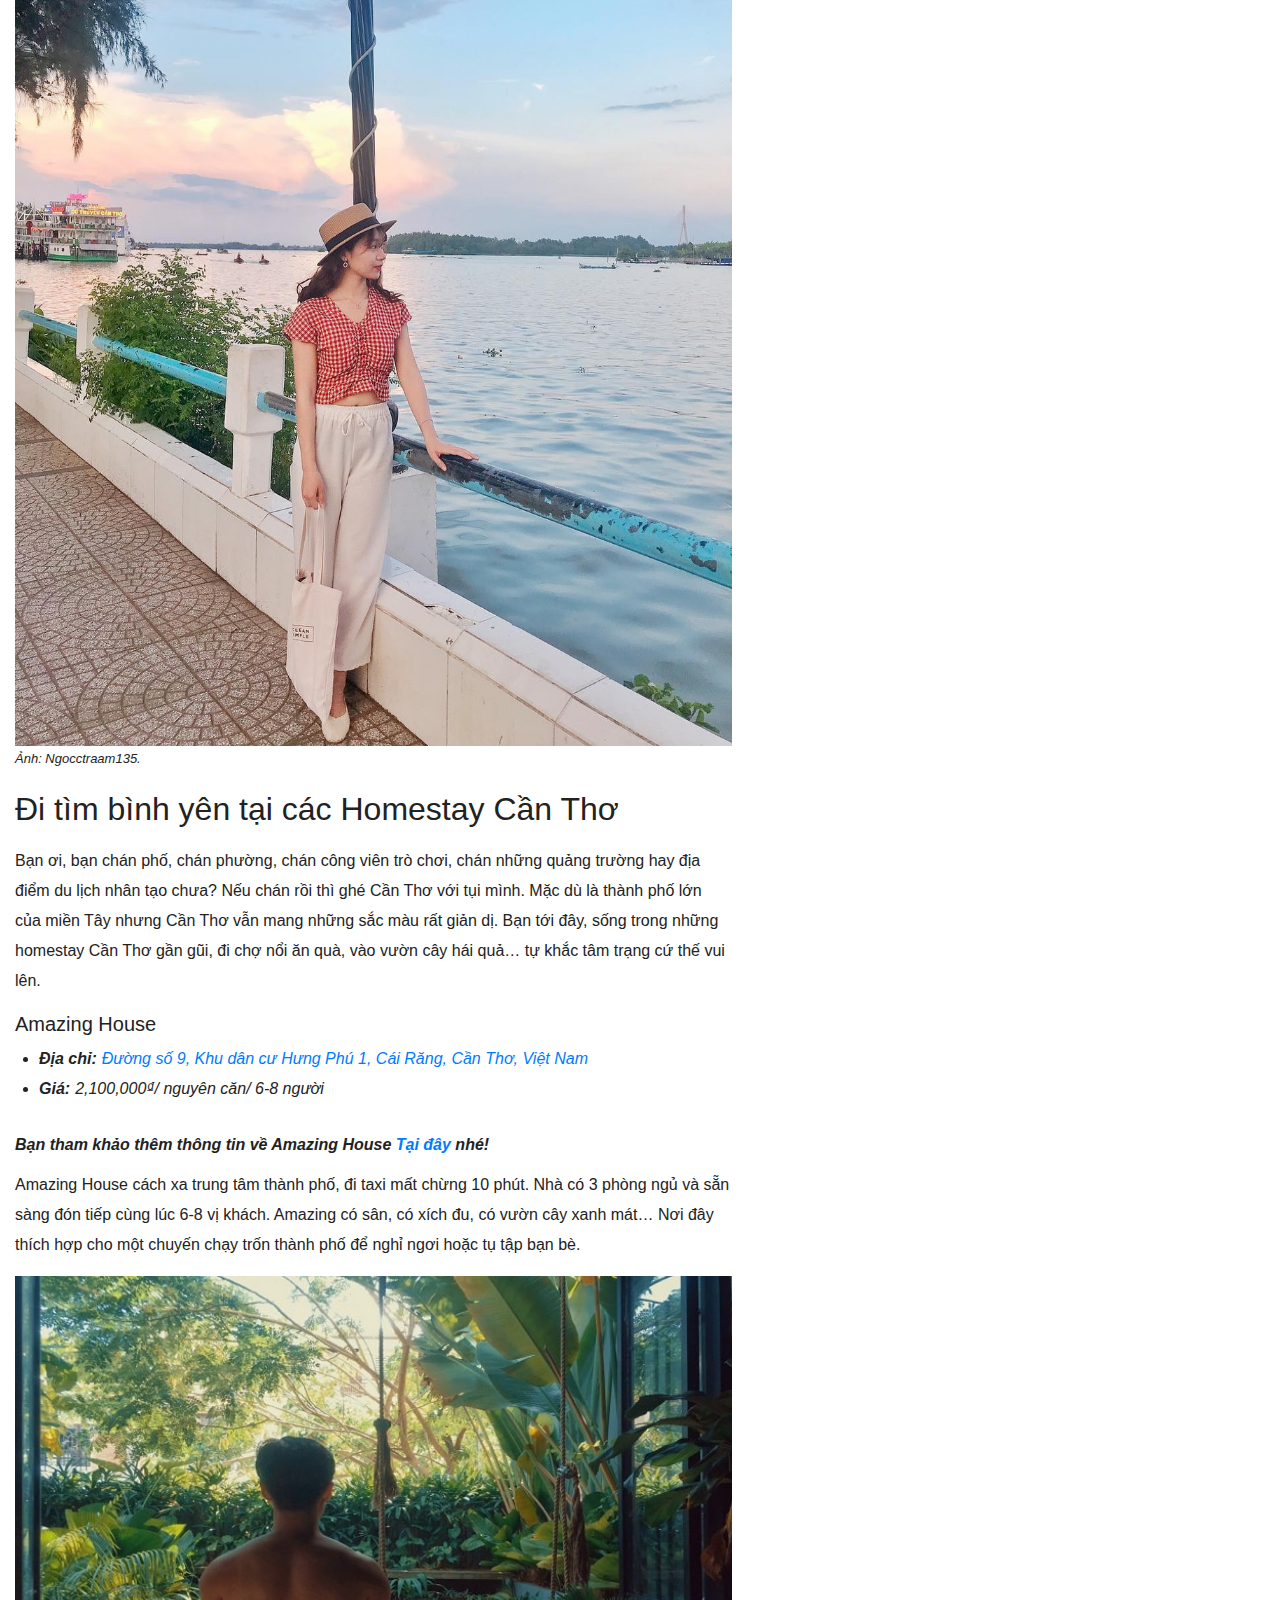
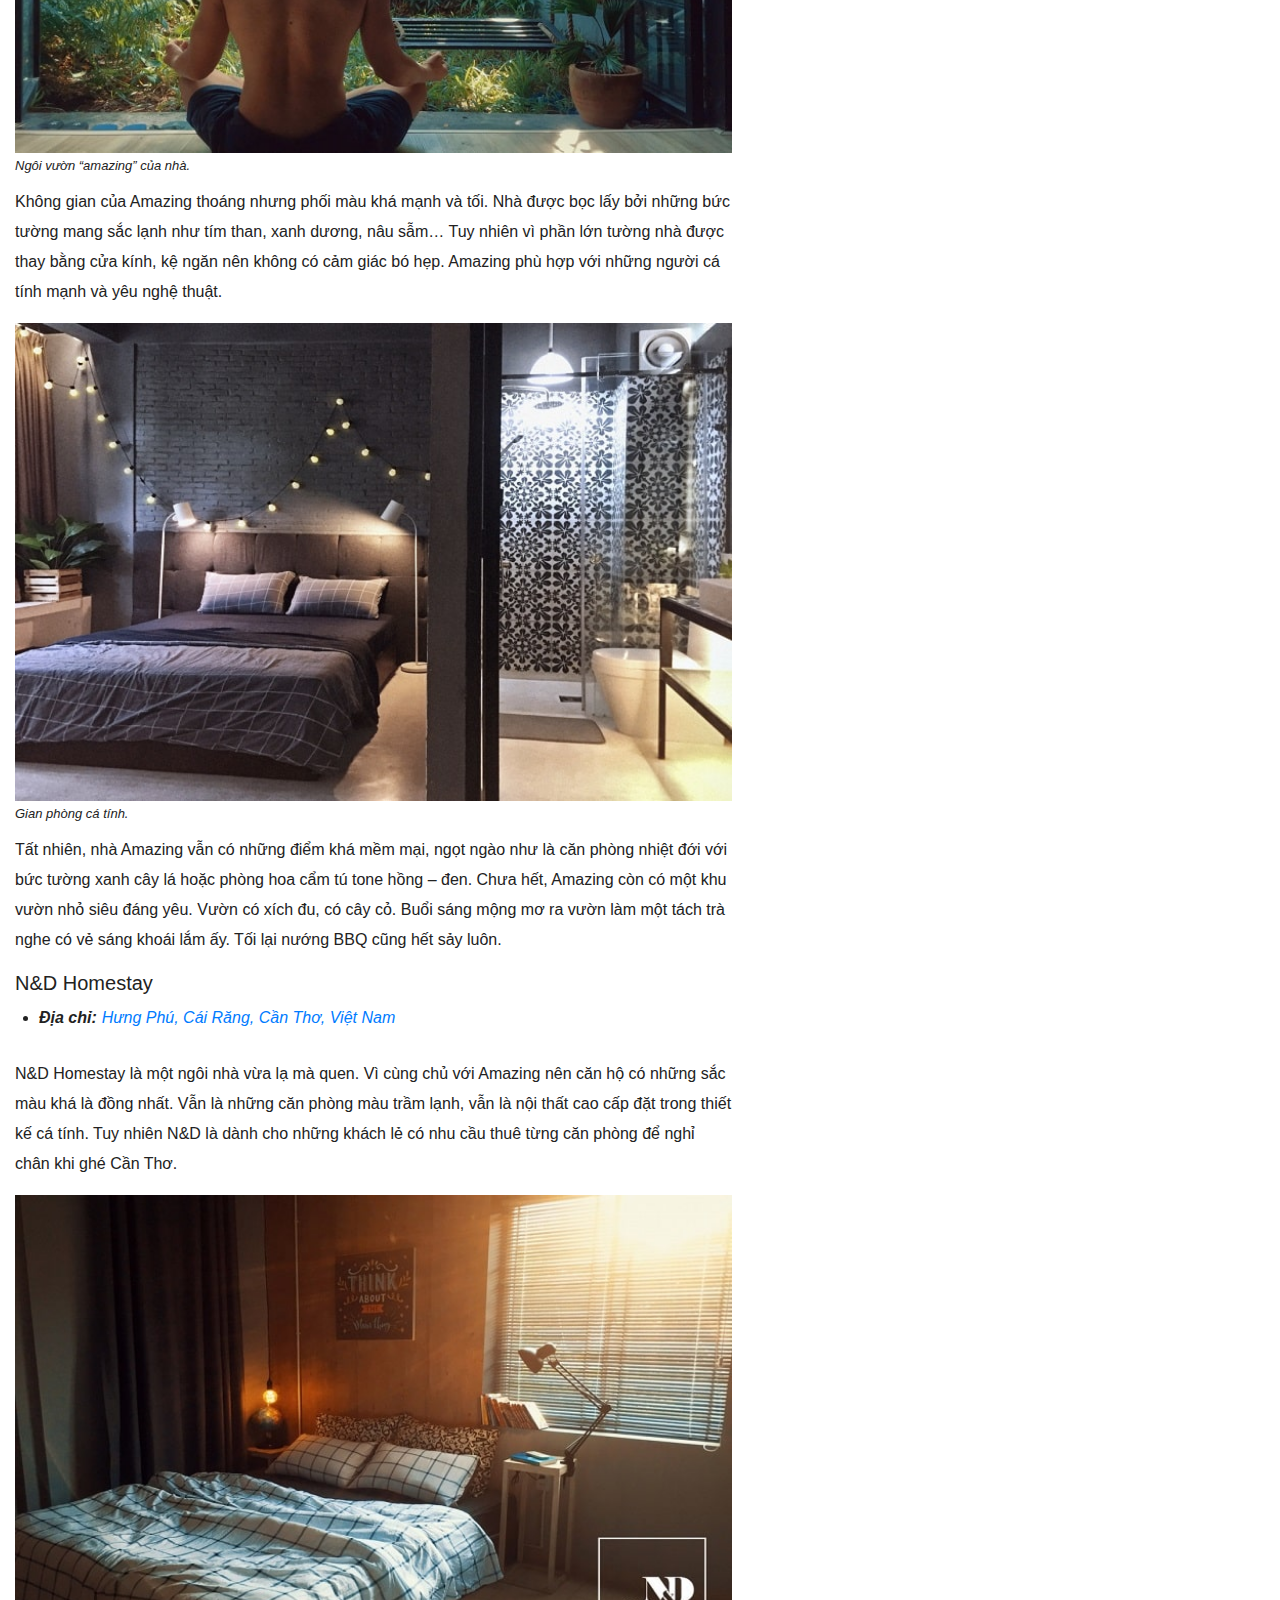
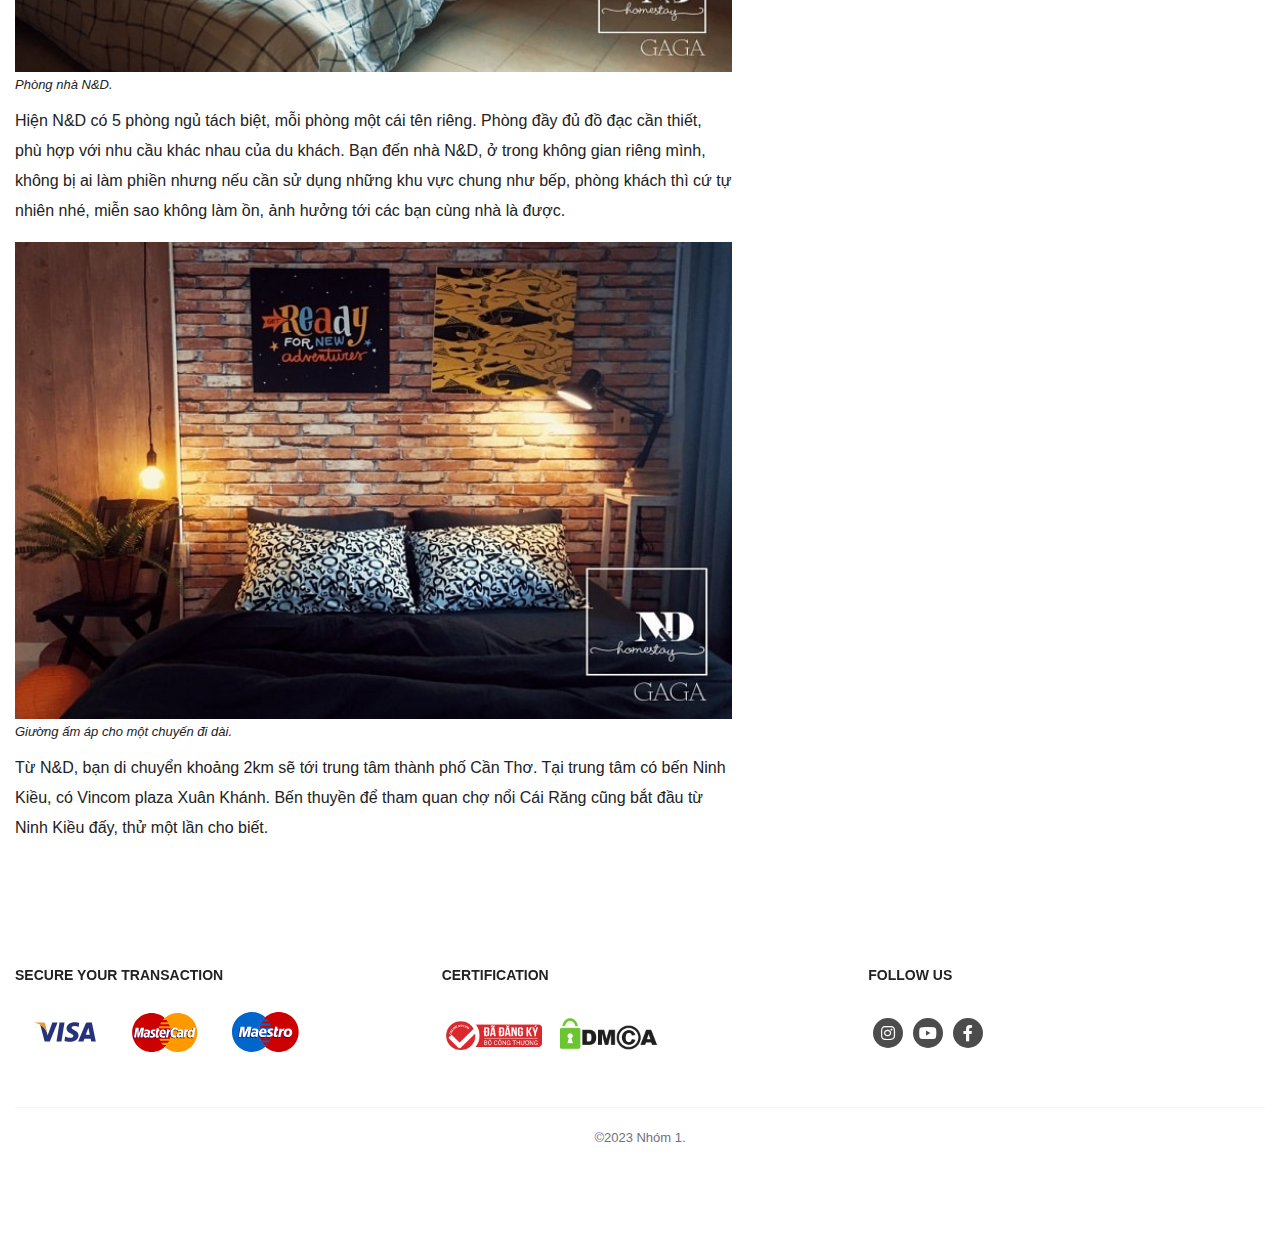
<file: blog.html>
<!DOCTYPE html>
<html lang="en">

<head>
    <meta charset="UTF-8">
    <meta http-equiv="X-UA-Compatible" content="IE=edge">
    <meta name="viewport" content="width=device-width, initial-scale=1.0">
    <link rel="shortcut icon" href="./assets/imgs/five-icon.png" type="image/x-icon" sizes="30x30">
    <link rel="stylesheet" href="https://pro.fontawesome.com/releases/v5.10.0/css/all.css">
    <link rel="stylesheet" href="assets/css/bootstrap.css">
    <!-- Css Slider -->
    <link rel="stylesheet" href="./assets/css/slider/owl.carousel.min.css">
    <link rel="stylesheet" href="./assets/css/slider/owl.theme.default.min.css">
    <!-- Css Slider -->
    <link rel="stylesheet" href="./assets/css/style.css">
    <link rel="stylesheet" href="./assets/css/responsive.css">
    <title>LuxStay</title>
</head>

<body>
    <!-- Loader page -->
    <!-- <div class="loader">
        <i class="fal fa-spinner loader-icon"></i>
    </div> -->
    <!-- Start: Header -->
    <div id="header">
        <div class="container h-100">
            <div class="header__container">
                <!-- Start: Logo And Search -->
                <div class="header__logo">
                    <a href="./index.html">
                        <svg version="1.1" viewBox="0 0 50 50" class="header__logo-pc-svg template" id="logo-pc">
                            <path pid="0"
                                d="M25.093 0c13.781.06 24.94 11.317 24.882 25.106C49.917 38.894 38.663 50.058 24.88 50 11.1 49.942-.059 38.683.001 24.894.057 11.106 11.31-.058 25.092 0zm11.801 31.9L14.398 16.053c.241-.26.48-.518.74-.777 2.7-2.687 5.971-4.031 9.775-4.015 3.804.015 7.064 1.388 9.741 4.098.238.241.476.482.694.743l-5.951 4.133 2.381 1.688 5.153-3.576v.02L39.33 16.7c-.692-1.203-1.584-2.325-2.616-3.39-3.231-3.292-7.167-4.947-11.788-4.967-4.6-.019-8.53 1.603-11.809 4.867a17.806 17.806 0 00-2.682 3.408l1.429 1.004 23.429 16.51c-.24.26-.48.518-.74.777-2.7 2.687-5.971 4.011-9.775 3.996-3.803-.016-7.063-1.37-9.74-4.08-.258-.26-.496-.521-.734-.782l6.111-4.251-.139-.181-2.183-1.528-5.373 3.735v-.021l-2.377 1.65a17.824 17.824 0 002.654 3.43c3.253 3.291 7.169 4.946 11.769 4.965 4.62.021 8.549-1.602 11.83-4.866 1.06-1.075 1.96-2.21 2.682-3.406l-2.383-1.67z">
                            </path>
                        </svg>
                        <svg version="1.1" viewBox="0 0 244 50" class="header__logo-mobile-svg" id="logo-mobile">
                            <path pid="0"
                                d="M25.093 0c13.781.06 24.94 11.317 24.882 25.106C49.917 38.894 38.663 50.058 24.88 50 11.1 49.942-.059 38.683.001 24.894.057 11.106 11.31-.058 25.092 0zm11.801 31.9L14.398 16.053c.241-.26.48-.518.74-.777 2.7-2.687 5.971-4.031 9.775-4.015 3.804.015 7.064 1.388 9.741 4.098.238.241.476.482.694.743l-5.951 4.133 2.381 1.688 5.153-3.576v.02L39.33 16.7c-.692-1.203-1.584-2.325-2.616-3.39-3.231-3.292-7.167-4.947-11.788-4.967-4.6-.019-8.53 1.603-11.809 4.867a17.806 17.806 0 00-2.682 3.408l1.429 1.004 23.429 16.51c-.24.26-.48.518-.74.777-2.7 2.687-5.971 4.011-9.775 3.996-3.803-.016-7.063-1.37-9.74-4.08-.258-.26-.496-.521-.734-.782l6.111-4.251-.139-.181-2.183-1.528-5.373 3.735v-.021l-2.377 1.65a17.824 17.824 0 002.654 3.43c3.253 3.291 7.169 4.946 11.769 4.965 4.62.021 8.549-1.602 11.83-4.866 1.06-1.075 1.96-2.21 2.682-3.406l-2.383-1.67zm45.839 2.652l-12.45-.05.096-21.789a.957.957 0 00-.965-.945l-.678-.003a.96.96 0 00-.974.939v.047c-.048.095-.05.236-.05.33l-.098 22.636a1.337 1.337 0 001.351 1.326l13.805.056a.958.958 0 00.973-.938l.003-.662a1.037 1.037 0 00-1.013-.946v-.001zm27.64-22.67l-.871-.003c-.563-.003-1.027.42-1.027.937l-.075 15.878c-.014 3.157-3.252 5.735-7.197 5.72-3.943-.014-7.158-2.618-7.144-5.775l.123-15.5.052-.282a.957.957 0 00-.201-.756 1.128 1.128 0 00-.767-.332l-.87-.004c-.513-.002-.924.326-1.028.75a.857.857 0 00-.156.47l-.073 15.69c-.02 4.616 4.47 8.402 9.95 8.424 5.48.022 10.004-3.73 10.025-8.3l.122-15.5.054-.282a.952.952 0 00-.203-.755c-.152-.189-.458-.379-.714-.38zm48.638 11.226c-3.275-1.249-6.696-2.496-6.688-4.393.01-2.42 2.721-4.401 6.05-4.387 3.331.014 6.025 2.017 6.014 4.436l-.002.38a.96.96 0 00.961.953l.675.003a.96.96 0 00.971-.945v-.38c.009-1.66-.709-3.276-2.006-4.515-1.635-1.618-4.092-2.532-6.65-2.494-4.873-.02-8.698 3.047-8.715 6.938.03 3.748 4.416 5.38 8.656 6.962 3.324 1.247 6.795 2.495 6.785 4.487-.01 2.372-3.155 4.399-6.775 4.385-3.668-.016-6.747-2.07-6.737-4.44l.001-.38a.961.961 0 00-.96-.954l-.676-.002a.96.96 0 00-.97.945v.38c-.018 3.843 4.215 6.991 9.38 7.012 5.163.022 9.423-3.092 9.44-6.934-.033-3.796-4.464-5.427-8.754-7.057zM193.66 11.84l-18.844-.076c-.547-.003-.996.42-.999.94l-.002.66c-.002.52.443.946.99.949l8.103.032-.095 21.802c-.003.52.443.947.99.949l.696.002c.546.003.996-.42 1-.94l.095-21.802 8.055.031c.547.003.996-.42.999-.94l.003-.66c.003-.52-.443-.946-.99-.947zm49.264.515c-.144-.33-.481-.52-.867-.52l-.87-.005a.963.963 0 00-.677.28l-.145.14-.147.142-6.609 9.677-6.72-9.734c-.048-.046-.096-.094-.096-.14l-.143-.143a.97.97 0 00-.675-.285l-.774-.003a1.021 1.021 0 00-.872.515 1.03 1.03 0 00.045.988l7.966 11.576-.049 11.307c.006.527.437.95.964.946l.675.002a.957.957 0 00.97-.937l.049-11.308 7.923-11.509c.194-.329.243-.705.052-.989zm-37.898 12.047l3.75-7.994 3.728 8.023-7.478-.03zm15.615 10.954v-.047l-10.5-22.733c-.15-.425-.549-.71-1.102-.807-.603-.049-1.156.231-1.41.703v.046l-10.705 22.697v.047l-.204.471c-.095.283-.06.595.097.849.188.258.483.416.802.428l.854.004c.453.001.806-.282.958-.657l.05-.141 4.314-9.277 9.95.04 4.28 9.31.049.14c.15.38.5.664.952.667l.854.002c.352.002.654-.139.806-.422.152-.281.254-.563.104-.847l-.149-.473zm-86.008-15.15l.817.003a.963.963 0 00.729-.347l4.755-6.218.412-.478a.763.763 0 00.095-.915c-.135-.306-.453-.482-.816-.483l-.863-.004a.929.929 0 00-.868.608l-4.983 6.522a.94.94 0 00-.096.915c.135.22.453.394.816.397h.002zm-6.998 8.45l-.819-.002a.96.96 0 00-.728.347l-4.755 6.207-.413.48a.77.77 0 00-.094.92c.135.309.452.485.816.488l.864.002a.91.91 0 00.82-.478l5.03-6.601a.949.949 0 00.095-.92 1.027 1.027 0 00-.816-.443zm8.019-.453l.148.14 5.55 7.248c.248.284.246.662.095.99-.15.332-.5.519-.9.517l-.896-.004a1.013 1.013 0 01-.697-.286l-.149-.14c-.03-.002-.042-.02-.059-.044a.212.212 0 00-.04-.052l-5.501-7.151a1.005 1.005 0 01-.15-.237l-11.694-15.39-.446-.521c-.248-.285-.246-.662-.096-.993.15-.33.501-.518.9-.516l.897.004a.99.99 0 01.845.428l.15.19 11.992 15.721s.05.048.05.096z">
                            </path>
                        </svg>
                    </a>
                </div>

                <!-- End: Logo And Search -->
                <!-- Start: Nav PC -->
                <div class="header__nav">
                    <ul class="header__nav-list">
                        <li class="header__nav-item"><a href="./booking.html" class="header__nav-link">Khám phá</a></li>
                        <li class="header__nav-item"><a href="#" class="header__nav-link">Tin tức</a></li>
                        
                        <li class="header__nav-item"><a href="./sign-in.html" class="header__nav-link">Đăng nhập</a>
                            <li class="header__nav-item"><a href="./sign-in.html" class="header__nav-link">username</a>
                        </li>
                        
                    </ul>
                </div>
                <!-- End: Nav PC -->
                <div class="nav__mobile-btn">
                    <button class="nav__mobile--show-btn">
                        <i class="fal fa-align-justify  nav__mobile--show-icon"></i>
                    </button>
                </div>
                <!-- Start: Nav Mobile -->
                <span class="nav_overlay"></span>
                <div class="nav__mobile">
                    <div class="nav__mobile-close">
                        <span class="fal fa-times nav__mobile-close-icon"></span>
                    </div>
                    <ul class="nav__mobile-list">
                        <li class="nav__mobile-item"><a href="" class="nav__mobile-link">Guide</a></li>
                        <li class="nav__mobile-item"><a href="" class="nav__mobile-link nav__mobile-link">Blog</a></li>
                        <li class="nav__mobile-item"><a href="" class="nav__mobile-link">Đăng ký</a></li>
                        <li class="nav__mobile-item"><a href="" class="nav__mobile-link">Đăng nhập</a></li>
                        <li class="nav__mobile-item">
                            <div class="nav__mobile-language">
                                <img src="./assets/imgs/vi.svg" alt="VietNamese" class="nav__mobile-language-img">
                                <p class="nav__mobile-language-name">VND</p>
                                <span class="fas fa-caret-down nav__mobile-language-icon"></span>

                                <div class="mobile__language">
                                    <ul class="mobile__language-list">
                                        <li class="change__languages-item">
                                            <div class="change__languages-vi">
                                                <img src="./assets/imgs/vi.svg" alt="" class="header__nav-language-img">
                                                <p class="change__languages-vi-name">Tiếng Việt</p>
                                                <span class="far fa-check"></span>
                                            </div>
                                        </li>
                                        <li class="change__languages-item">
                                            <div class="change__languages-vi">
                                                <img src="./assets/imgs/en.svg" alt="" class="header__nav-language-img">
                                                <p class="change__languages-vi-name">English</p>
                                            </div>
                                        </li>
                                        <li class="change__languages-item">
                                            <div class="change__languages-vi">
                                                <img src="./assets/imgs/ko.svg" alt="" class="header__nav-language-img">
                                                <p class="change__languages-vi-name">Korean</p>
                                            </div>
                                        </li>
                                        <li class="change__languages-item">
                                            <div class="change__languages-vi">
                                                <strong>VND</strong>
                                                <p class="change__languages-vi-name">Việt Nam Đồng</p>
                                                <span class="far fa-check"></span>
                                            </div>
                                        </li>
                                        <li class="change__languages-item">
                                            <div class="change__languages-vi">
                                                <strong>USD</strong>
                                                <p class="change__languages-vi-name">United States Dollar</p>
                                            </div>
                                        </li>
                                    </ul>
                                </div>
                            </div>
                        </li>
                    </ul>
                </div>
                <!-- End: Nav Mobile -->
            </div>
        </div>
    </div>
    <!-- End: Header -->
    <!-- Start Main -->
    <div id="main">
        <div class="container mt-35">
            <nav style="--bs-breadcrumb-divider: '>';" aria-label="breadcrumb">
                <ol class="breadcrumb">
                    <li class="breadcrumb-item"><a href="./index.html">Home</a></li>
                    <li class="breadcrumb-item active" aria-current="page">Blog</li>
                </ol>
            </nav>
            <div class="row">
                <div class="col-lg-7 pos-ab">
                    <div class="content__title">
                        <h1>Du lịch Cần Thơ nhất định phải ghé thăm những địa điểm này</h1>
                        <span class="content__description">
                            <i>Du lịch Cần thơ với chuyến khám phá xứ “gạo trắng nước trong” này thì du khách không nên
                                bỏ lỡ 7 địa điểm check-in nổi tiếng dưới đây.</i>
                        </span>
                        <div class="content__posted">
                            <p>Đăng tải bởi: <b>Admin</b></p>
                        </div>
                    </div>
                    <div class="content__picture">
                        <img src="./assets/imgs/blog/du-lich-can-tho-8.jpg" alt="">
                        <span class="content__posted"><i>Du lịch Cần Thơ nhất định phải ghé thăm những địa điểm nàyẢnh:
                                Just.linhchi.</i></span>
                    </div>
                    <div class="content__detail-header">
                        <h3 class="content__post-header">Những địa điểm cần ghé thăm khi đi du lịch Cần Thơ</h3>
                    </div>
                    <div class="content__detail-body">
                        <h4 class="content__post-gist">Chợ nổi Cái Răng</h4>
                        <p>Chợ nổi là một nét văn hóa đặc trưng của miền Tây Nam Bộ mà du khách khó có thể tìm thấy ở
                            địa phương khác. Chợ nổi Cái Răng chuyên mua bán các loại trái cây, nông sản của vùng. Vào
                            mỗi buổi sáng, hàng trăm con thuyền lớn bé đậu san sát nhau tạo nên khung cảnh mua bán tấp
                            nập. Bạn nên đến vào buổi sáng sớm để có thể thưởng thức bữa sáng thú vị trên thuyền và
                            chứng kiến không khí nhộn nhịp nơi đây.</p>
                        <img src="./assets/imgs/blog/du-lich-can-tho-1.jpg" alt="">
                        <span class="content__posted"><i>Ảnh: Canhciu</i></span>
                    </div>
                    <div class="content__detail-body">
                        <h4 class="content__post-gist">Nhà cổ Bình Thủy</h4>
                        <p>Ngôi nhà nằm trên đường Bùi Hữu Nghĩa, phường Bình Thủy, quận Bình Thủy, Cần Thơ. Nhà cổ Bình
                            Thủy được thiết kế với 5 gian, 2 mái, mang kiến trúc phương Tây. Các vật dụng trong ngôi nhà
                            được làm từ nhiều loại gỗ quý và được chạm khắc tinh xảo, đặc trưng của lối sống sinh hoạt
                            của miền Tây Nam Bộ. Đồng thời, nơi đây còn lưu giữ nhiều đồ cổ quý giá suốt 140 năm qua.
                        </p>
                        <img src="./assets/imgs/blog/du-lich-can-tho-2.jpg" alt="">
                        <span class="content__posted"><i>Ảnh: Quynhnhu78. nguyen</i></span>
                    </div>
                    <div class="content__detail-body">
                        <h4 class="content__post-gist">Bến Ninh Kiều</h4>
                        <p>Nằm bên hữu ngạn sông Hậu, giữa ngã ba sông Hậu và sông Cần Thơ, người dân xứ Tây Đô gọi nơi
                            đây là công viên Ninh Kiều hay bến nước Ninh Kiều. Đây cũng được coi là địa điểm du lịch và
                            văn hóa nổi tiếng. Bến Ninh Kiều thu hút du khách bởi phong cảnh sông nước hữu tình. Ngoài
                            ra, khu vực bến Ninh Kiều còn có chợ đêm và rất nhiều nhà hàng cho bạn thỏa thích khám phá
                            ẩm thực miền Tây.</p>
                        <img src="./assets/imgs/blog/du-lich-can-tho-4.jpg" alt="">
                        <span class="content__posted"><i>Ảnh: Ngocctraam135.</i></span>
                    </div>
                    <!--  -->
                    <div class="content__homestay">
                        <div class="content__homestay-header">
                            <h2>Đi tìm bình yên tại các Homestay Cần Thơ</h2>
                            <p>Bạn ơi, bạn chán phố, chán phường, chán công viên trò chơi, chán những quảng trường hay
                                địa điểm du lịch nhân tạo chưa? Nếu chán rồi thì ghé Cần Thơ với tụi mình. Mặc dù là
                                thành phố lớn của miền Tây nhưng Cần Thơ vẫn mang những sắc màu rất giản dị. Bạn tới
                                đây, sống trong những homestay Cần Thơ gần gũi, đi chợ nổi ăn quà, vào vườn cây hái quả…
                                tự khắc tâm trạng cứ thế vui lên.</p>
                        </div>
                        <div class="content__homstay-advertisement">
                            <h5>Amazing House</h5>
                            <ul class="ml-4">
                                <li><i><b style="padding-right:5px">Địa chỉ:</b><a
                                            href="https://www.google.com/maps/place/%C4%90%C6%B0%E1%BB%9Dng+s%E1%BB%91+9,+KHU+D%C3%82N+C%C6%AF+%C4%90%C3%94+TH%E1%BB%8A+M%E1%BB%9AI+H%C6%AFNG+PH%C3%9A,+C%C3%A1i+R%C4%83ng,+C%E1%BA%A7n+Th%C6%A1,+Vi%E1%BB%87t+Nam/@10.0118385,105.7896183,17z/data=!3m1!4b1!4m5!3m4!1s0x31a06287bd78461d:0xb449e1407777e314!8m2!3d10.0118332!4d105.791807">Đường
                                            số 9, Khu dân cư Hưng Phú 1, Cái Răng, Cần Thơ, Việt Nam</a></i></li>
                                <li><i><b style="padding-right:5px">Giá:</b>2,100,000₫/ nguyên căn/ 6-8 người</i></li>
                            </ul>
                            <p class="mb-0">
                                <i>
                                    <b>Bạn tham khảo thêm thông tin về Amazing House <a href="">Tại đây</a> nhé!</b>
                                </i>
                            </p>
                            <p>Amazing House cách xa trung tâm thành phố, đi taxi mất chừng 10 phút. Nhà có 3 phòng ngủ
                                và sẵn sàng đón tiếp cùng lúc 6-8 vị khách. Amazing có sân, có xích đu, có vườn cây xanh
                                mát… Nơi đây thích hợp cho một chuyến chạy trốn thành phố để nghỉ ngơi hoặc tụ tập bạn
                                bè.</p>
                            <img src="./assets/imgs/blog/homestay-Can-Tho-4.jpg" alt="">
                            <span class="content__posted"><i>Ngôi vườn “amazing” của nhà.</i></span>
                            <p>Không gian của Amazing thoáng nhưng phối màu khá mạnh và tối. Nhà được bọc lấy bởi những
                                bức tường mang sắc lạnh như tím than, xanh dương, nâu sẫm… Tuy nhiên vì phần lớn tường
                                nhà được thay bằng cửa kính, kệ ngăn nên không có cảm giác bó hẹp. Amazing phù hợp với
                                những người cá tính mạnh và yêu nghệ thuật.</p>
                            <img src="./assets/imgs/blog/homestay-Can-Tho-1.jpg" alt="">
                            <span class="content__posted"><i>Gian phòng cá tính.</i></span>
                            <p>Tất nhiên, nhà Amazing vẫn có những điểm khá mềm mại, ngọt ngào như là căn phòng nhiệt
                                đới với bức tường xanh cây lá hoặc phòng hoa cẩm tú tone hồng – đen. Chưa hết, Amazing
                                còn có một khu vườn nhỏ siêu đáng yêu. Vườn có xích đu, có cây cỏ. Buổi sáng mộng mơ ra
                                vườn làm một tách trà nghe có vẻ sáng khoái lắm ấy. Tối lại nướng BBQ cũng hết sảy luôn.
                            </p>
                        </div>
                        <div class="content__homstay-advertisement">
                            <h5>N&D Homestay</h5>
                            <ul class="ml-4">
                                <li><i><b style="padding-right:5px">Địa chỉ:</b><a
                                            href="https://www.google.com/maps/place/H%C6%B0ng+Ph%C3%BA,+C%C3%A1i+R%C4%83ng,+C%E1%BA%A7n+Th%C6%A1,+Vi%E1%BB%87t+Nam/@10.0239275,105.7764743,14z/data=!3m1!4b1!4m5!3m4!1s0x31a062854fbb1a43:0xba3879e225e5532c!8m2!3d10.0291938!4d105.7967419">Hưng
                                            Phú, Cái Răng, Cần Thơ, Việt Nam</a></i></li>

                            </ul>

                            <p>N&D Homestay là một ngôi nhà vừa lạ mà quen. Vì cùng chủ với Amazing nên căn hộ có những
                                sắc màu khá là đồng nhất. Vẫn là những căn phòng màu trầm lạnh, vẫn là nội thất cao cấp
                                đặt trong thiết kế cá tính. Tuy nhiên N&D là dành cho những khách lẻ có nhu cầu thuê
                                từng căn phòng để nghỉ chân khi ghé Cần Thơ.</p>
                            <img src="./assets/imgs/blog/homestay-Can-Tho-5.jpg" alt="">
                            <span class="content__posted"><i>Phòng nhà N&D.</i></span>
                            <p>Hiện N&D có 5 phòng ngủ tách biệt, mỗi phòng một cái tên riêng. Phòng đầy đủ đồ đạc cần
                                thiết, phù hợp với nhu cầu khác nhau của du khách. Bạn đến nhà N&D, ở trong không gian
                                riêng mình, không bị ai làm phiền nhưng nếu cần sử dụng những khu vực chung như bếp,
                                phòng khách thì cứ tự nhiên nhé, miễn sao không làm ồn, ảnh hưởng tới các bạn cùng nhà
                                là được.</p>
                            <img src="./assets/imgs/blog/homestay-Can-Tho-6.jpg" alt="">
                            <span class="content__posted"><i>Giường ấm áp cho một chuyến đi dài.</i></span>
                            <p>Từ N&D, bạn di chuyển khoảng 2km sẽ tới trung tâm thành phố Cần Thơ. Tại trung tâm có bến
                                Ninh Kiều, có Vincom plaza Xuân Khánh. Bến thuyền để tham quan chợ nổi Cái Răng cũng bắt
                                đầu từ Ninh Kiều đấy, thử một lần cho biết.</p>
                        </div>
                    </div>
                    <!--  -->
                </div>
                <div class="col-lg-5 ">
                    <!--  -->
                    <div class="sticky">
                        <!--  -->
                        <div class="container">
                            <div class="content__list-nav-title">
                                Homestay: Hot Trend
                            </div>
                            <div class="content__list-nav">
                                <ul>
                                    <li>
                                        <a href="">
                                            <div class="row">
                                                <div class="col-lg-4">
                                                    <img src="./assets/imgs/blog/blog-nav/1.jpg" alt="">
                                                </div>
                                                <div class="col-lg-8">
                                                    <p class="card-list-nav-title">5 resort hạng sang ở Việt Nam xuất
                                                        hiện trên tạp... <br>
                                                        <span
                                                            style="font-size:12px;color:rgb(132, 131, 131)">03/02/2022</span>
                                                    </p>
                                                </div>
                                            </div>
                                        </a>
                                    </li>
                                    <li>
                                        <a href="">
                                            <div class="row">
                                                <div class="col-lg-4">
                                                    <img src="./assets/imgs/blog/blog-nav/2.jpg" alt="">
                                                </div>
                                                <div class="col-lg-8">
                                                    <p class="card-list-nav-title">Du lịch Cần Thơ nhất định phải ghé
                                                        thăm những địa...<br>
                                                        <span
                                                            style="font-size:12px;color:rgb(132, 131, 131)">03/02/2022</span>
                                                    </p>
                                                </div>
                                            </div>
                                        </a>
                                    </li>
                                    <li>
                                        <a href="">
                                            <div class="row">
                                                <div class="col-lg-4">
                                                    <img src="./assets/imgs/blog/blog-nav/3.jpg" alt="">
                                                </div>
                                                <div class="col-lg-8">
                                                    <p class="card-list-nav-title">Du lịch Cần Thơ nhất định phải ghé
                                                        thăm những địa...<br>
                                                        <span
                                                            style="font-size:12px;color:rgb(132, 131, 131)">03/02/2022</span>
                                                    </p>
                                                </div>
                                            </div>
                                        </a>
                                    </li>
                                    <li>
                                        <a href="">
                                            <div class="row">
                                                <div class="col-lg-4">
                                                    <img src="./assets/imgs/blog/blog-nav/4.jpg" alt="">
                                                </div>
                                                <div class="col-lg-8">
                                                    <p class="card-list-nav-title">Trải nghiệm thú vị ở sở thú Zoodoo Đà
                                                        Lạt<br>
                                                        <span
                                                            style="font-size:12px;color:rgb(132, 131, 131)">03/02/2022</span>
                                                    </p>
                                                </div>
                                            </div>
                                        </a>
                                    </li>
                                </ul>
                            </div>
                        </div>
                        <!--  -->
                        <!--  -->
                        <div class="container">
                            <div class="content__list-nav-title">
                                TravelMag
                            </div>
                            <div class="content__list-nav">
                                <ul>
                                    <li class="bb-1">
                                        <a href="" class="card-list-nav-title">Mia House - ngôi nhà thân thiện níu chân
                                            khách du lịch Đà Lạt</a>
                                    </li>
                                    <li class="bb-1">
                                        <a href="" class="card-list-nav-title">Lạ lùng với 3 homestay Đà Lạt sở hữu bồn
                                            tắm "lộ thiên"</a>
                                    </li>
                                    <li class="bb-1">
                                        <a href="" class="card-list-nav-title">Cuối tuần đổi gió với 3 homestay Sài Gòn
                                            vạn góc sống ảo</a>
                                    </li>
                                    <li class="bb-1">
                                        <a href="" class="card-list-nav-title">Babylon House - một thiên đường tình yêu
                                            lý tưởng</a>
                                    </li>
                                    <li class="bb-1">
                                        <a href="" class="card-list-nav-title">Trải nghiệm không gian vintage siêu xinh
                                            tại Chill House Dalat</a>
                                    </li>
                                </ul>
                            </div>
                        </div>
                        <!--  -->
                        <!--  -->
                        <div class="container">
                            <div class="content__list-nav-title">
                                Khuyến mãi
                            </div>
                            <div class="content__list-nav">
                                <ul>
                                    <li style="padding-bottom:130px">
                                        <a href="">
                                            <div class="row">
                                                <div class="col-lg-6">
                                                    <img src="./assets/imgs/blog/discount/1.jpg" alt=""
                                                        style="height:104px">
                                                    <p class="card-list-nav-title fs-14 ">Hướng dẫn đặt vé tham quan,
                                                        tour trong ngày, vé tàu...<br>
                                                        <span
                                                            style="font-size:12px;color:rgb(132, 131, 131)">03/02/2022</span>
                                                </div>
                                                <div class="col-lg-6">
                                                    <img src="./assets/imgs/blog/discount/2.jpg" alt=""
                                                        style="height:104px">
                                                    <p class="card-list-nav-title fs-14">Luxstay ưu đãi chiến dịch check
                                                        in linh hoạt: “Yêu không... <br>
                                                        <span
                                                            style="font-size:12px;color:rgb(132, 131, 131)">03/02/2022</span>
                                                </div>
                                            </div>
                                        </a>
                                    </li>
                                    <li>
                                        <a href="">
                                            <div class="row">
                                                <div class="col-lg-6">
                                                    <img src="./assets/imgs/blog/discount/3.jpg" alt=""
                                                        style="height:104px">
                                                    <p class="card-list-nav-title fs-14">Hướng dẫn thanh toán VNPAY-QR
                                                        qua app Luxstay<br>
                                                        <span
                                                            style="font-size:12px;color:rgb(132, 131, 131)">03/02/2022</span>
                                                </div>
                                                <div class="col-lg-6">
                                                    <img src="./assets/imgs/blog/blog-nav/4.jpg" alt=""
                                                        style="height:104px">
                                                    <p class="card-list-nav-title fs-14">Hướng dẫn thanh toán VNPAY-QR
                                                        qua website Luxstay<br>
                                                        <span
                                                            style="font-size:12px;color:rgb(132, 131, 131)">03/02/2022</span>
                                                </div>
                                            </div>
                                        </a>
                                    </li>
                                </ul>
                            </div>
                        </div>
                    </div>
                    <!--  -->
                </div>
            </div>
        </div>
        <!-- End Main -->
        <!-- Start: Footer -->
        <div id="footer">
            <div class="container">
                <div id="social">
                    <div class="row">
                        <div class="col-lg-4 col-md-5">
                            <div class="social-item">
                                <p class="footer__content-heading">SECURE YOUR TRANSACTION</p>
                                <div class="payment-methods">
                                    <div class="payment-item">
                                        <img src="./assets/imgs/visa.svg" alt="" class="payment-img">
                                    </div>
                                    <div class="payment-item">
                                        <img src="./assets/imgs/mastercard.svg" alt="" class="payment-img">
                                    </div>
                                    <div class="payment-item">
                                        <img src="./assets/imgs/maestro.svg" alt="" class="payment-img">
                                    </div>
                                </div>
                            </div>
                        </div>
                        <div class="col-lg-4 col-md-4">
                            <div class="social-item">
                                <p class="footer__content-heading">CERTIFICATION</p>
                                <div class="business-partner">
                                    <div class="business-item">
                                        <img src="./assets/imgs/bct.png" alt="" class="business-img">
                                    </div>
                                    <div class="business-item">
                                        <img src="./assets/imgs/dmca.png" alt="" class="business-img">
                                    </div>
                                </div>
                            </div>
                        </div>
                        <div class="col-lg-4 col-md-3">
                            <div class="social-item">
                                <p class="footer__content-heading">FOLLOW US</p>
                                <div class="social-network">
                                    <div class="social-item">
                                        <a href=""><i class="fab fa-instagram social-icon"></i></a>
                                    </div>
                                    <div class="social-item">
                                        <a href=""><i class="fab fa-youtube social-icon"></i></a>
                                    </div>
                                    <div class="social-item">
                                        <a href=""><i class="fab fa-facebook-f social-icon"></i></a>
                                    </div>
                                </div>
                            </div>
                        </div>
                    </div>
                </div>
                <div id="copyright">
                    <div class="container">
                        <p class="copyright-content">&copy;2023 Nhóm 1.</p>
                    </div>
                </div>
            </div>

            <div class="move-on-top">
                <div class="move-on-top__container">
                    <a href="#"><i class="fas fa-arrow-up move-on-top-btn"></i></a>
                </div>
            </div>
        </div>
        <!-- End: Footer -->

        <!--JS Slider -->
        <script src="./js/slider/jquery.min.js"></script>
        <script src="./js/slider/owl.carousel.js"></script>
        <script src="./js/slider/slider.js"></script>
        <!-- JS -->
        <script src="./js/main.js"></script>
</body>

</html>
</file>
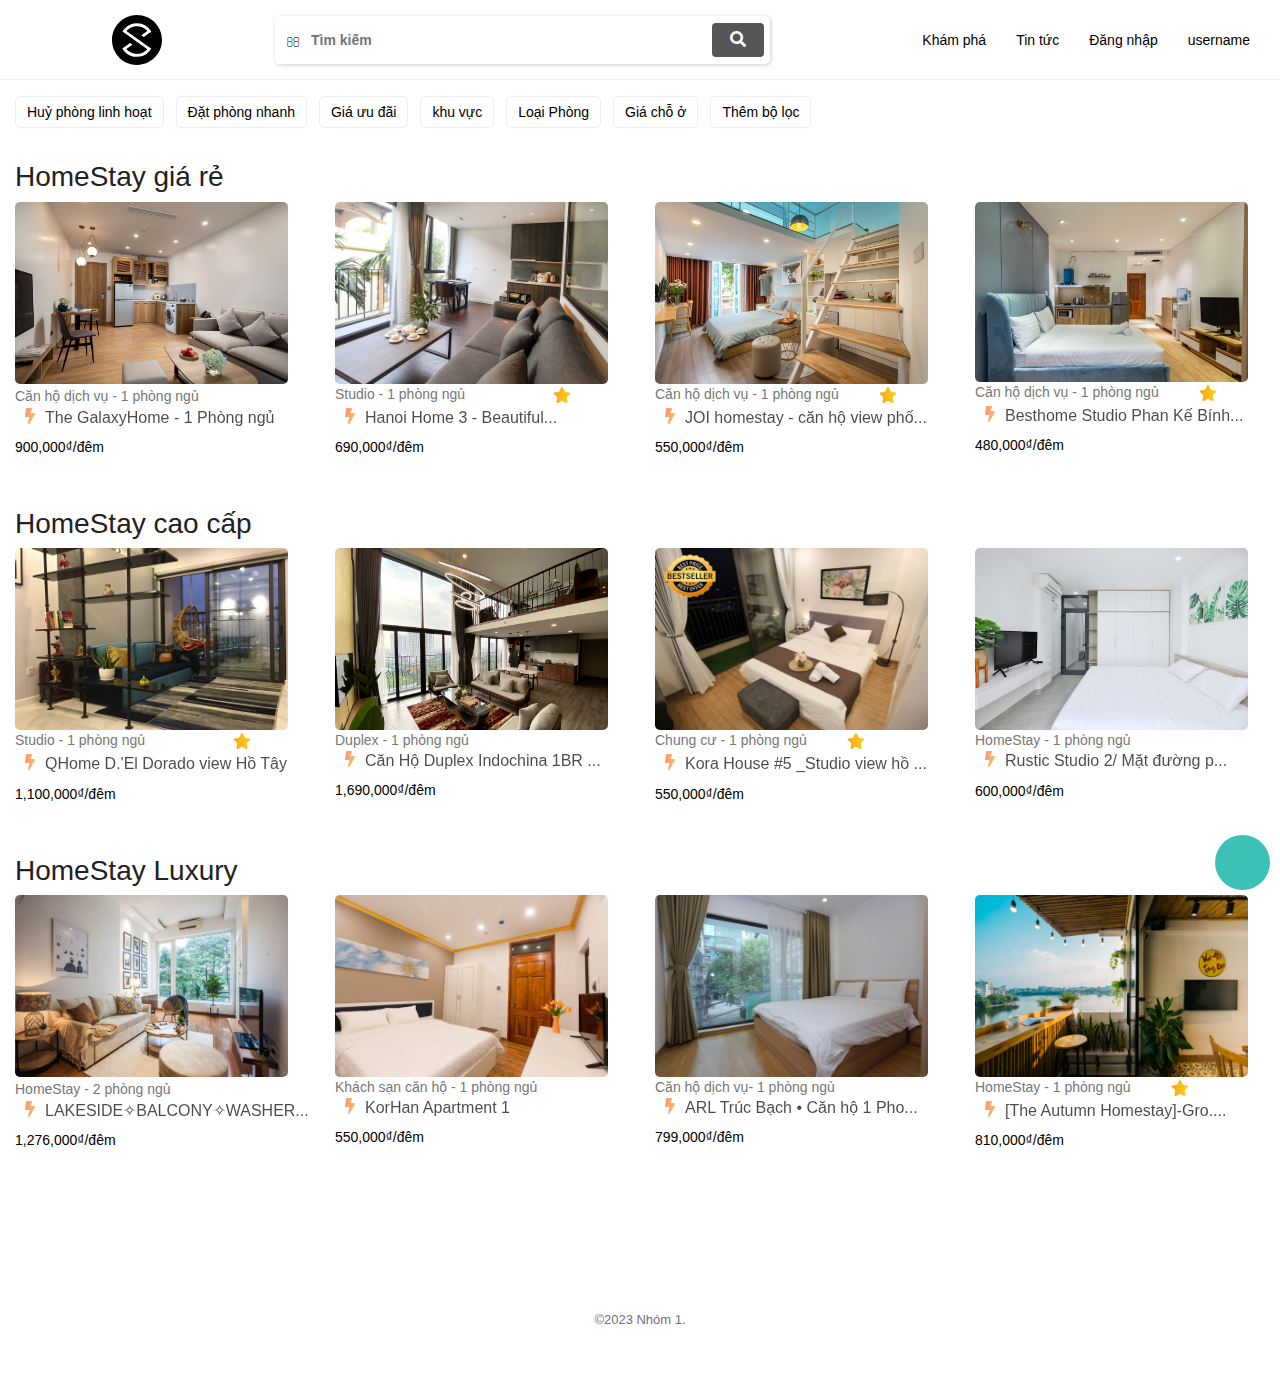
<file: booking.html>
<!DOCTYPE html>
<html lang="en">

<head>
    <meta charset="UTF-8">
    <meta http-equiv="X-UA-Compatible" content="IE=edge">
    <meta name="viewport" content="width=device-width, initial-scale=1.0">
    <link rel="shortcut icon" href="./assets/imgs/five-icon.png" type="image/x-icon" sizes="30x30">
    <link rel="stylesheet" href="https://pro.fontawesome.com/releases/v5.10.0/css/all.css">
    <link rel="stylesheet" href="assets/css/bootstrap.css">
    <!-- Css Slider -->
    <link rel="stylesheet" href="./assets/css/slider/owl.carousel.min.css">
    <link rel="stylesheet" href="./assets/css/slider/owl.theme.default.min.css">
    <!-- Css Slider -->
    <link rel="stylesheet" href="./assets/css/style.css">
    <link rel="stylesheet" href="./assets/css/responsive.css">
    <title>LuxStay</title>
</head>

<body>
    <!-- Loader page -->
    <!-- <div class="loader">
        <i class="fal fa-spinner loader-icon"></i>
    </div> -->
    <!-- Start: Header -->
    <div id="header">
        <div class="container h-100">
            <div class="header__container">
                <!-- Start: Logo And Search -->
                <div class="header__logo">
                    <a href="./index.html">
                        <svg version="1.1" viewBox="0 0 50 50" class="header__logo-pc-svg" id="logo-pc">
                            <path pid="0"
                                d="M25.093 0c13.781.06 24.94 11.317 24.882 25.106C49.917 38.894 38.663 50.058 24.88 50 11.1 49.942-.059 38.683.001 24.894.057 11.106 11.31-.058 25.092 0zm11.801 31.9L14.398 16.053c.241-.26.48-.518.74-.777 2.7-2.687 5.971-4.031 9.775-4.015 3.804.015 7.064 1.388 9.741 4.098.238.241.476.482.694.743l-5.951 4.133 2.381 1.688 5.153-3.576v.02L39.33 16.7c-.692-1.203-1.584-2.325-2.616-3.39-3.231-3.292-7.167-4.947-11.788-4.967-4.6-.019-8.53 1.603-11.809 4.867a17.806 17.806 0 00-2.682 3.408l1.429 1.004 23.429 16.51c-.24.26-.48.518-.74.777-2.7 2.687-5.971 4.011-9.775 3.996-3.803-.016-7.063-1.37-9.74-4.08-.258-.26-.496-.521-.734-.782l6.111-4.251-.139-.181-2.183-1.528-5.373 3.735v-.021l-2.377 1.65a17.824 17.824 0 002.654 3.43c3.253 3.291 7.169 4.946 11.769 4.965 4.62.021 8.549-1.602 11.83-4.866 1.06-1.075 1.96-2.21 2.682-3.406l-2.383-1.67z">
                            </path>
                        </svg>
                        <svg version="1.1" viewBox="0 0 244 50" class="header__logo-mobile-svg template" id="logo-mobile">
                            <path pid="0"
                                d="M25.093 0c13.781.06 24.94 11.317 24.882 25.106C49.917 38.894 38.663 50.058 24.88 50 11.1 49.942-.059 38.683.001 24.894.057 11.106 11.31-.058 25.092 0zm11.801 31.9L14.398 16.053c.241-.26.48-.518.74-.777 2.7-2.687 5.971-4.031 9.775-4.015 3.804.015 7.064 1.388 9.741 4.098.238.241.476.482.694.743l-5.951 4.133 2.381 1.688 5.153-3.576v.02L39.33 16.7c-.692-1.203-1.584-2.325-2.616-3.39-3.231-3.292-7.167-4.947-11.788-4.967-4.6-.019-8.53 1.603-11.809 4.867a17.806 17.806 0 00-2.682 3.408l1.429 1.004 23.429 16.51c-.24.26-.48.518-.74.777-2.7 2.687-5.971 4.011-9.775 3.996-3.803-.016-7.063-1.37-9.74-4.08-.258-.26-.496-.521-.734-.782l6.111-4.251-.139-.181-2.183-1.528-5.373 3.735v-.021l-2.377 1.65a17.824 17.824 0 002.654 3.43c3.253 3.291 7.169 4.946 11.769 4.965 4.62.021 8.549-1.602 11.83-4.866 1.06-1.075 1.96-2.21 2.682-3.406l-2.383-1.67zm45.839 2.652l-12.45-.05.096-21.789a.957.957 0 00-.965-.945l-.678-.003a.96.96 0 00-.974.939v.047c-.048.095-.05.236-.05.33l-.098 22.636a1.337 1.337 0 001.351 1.326l13.805.056a.958.958 0 00.973-.938l.003-.662a1.037 1.037 0 00-1.013-.946v-.001zm27.64-22.67l-.871-.003c-.563-.003-1.027.42-1.027.937l-.075 15.878c-.014 3.157-3.252 5.735-7.197 5.72-3.943-.014-7.158-2.618-7.144-5.775l.123-15.5.052-.282a.957.957 0 00-.201-.756 1.128 1.128 0 00-.767-.332l-.87-.004c-.513-.002-.924.326-1.028.75a.857.857 0 00-.156.47l-.073 15.69c-.02 4.616 4.47 8.402 9.95 8.424 5.48.022 10.004-3.73 10.025-8.3l.122-15.5.054-.282a.952.952 0 00-.203-.755c-.152-.189-.458-.379-.714-.38zm48.638 11.226c-3.275-1.249-6.696-2.496-6.688-4.393.01-2.42 2.721-4.401 6.05-4.387 3.331.014 6.025 2.017 6.014 4.436l-.002.38a.96.96 0 00.961.953l.675.003a.96.96 0 00.971-.945v-.38c.009-1.66-.709-3.276-2.006-4.515-1.635-1.618-4.092-2.532-6.65-2.494-4.873-.02-8.698 3.047-8.715 6.938.03 3.748 4.416 5.38 8.656 6.962 3.324 1.247 6.795 2.495 6.785 4.487-.01 2.372-3.155 4.399-6.775 4.385-3.668-.016-6.747-2.07-6.737-4.44l.001-.38a.961.961 0 00-.96-.954l-.676-.002a.96.96 0 00-.97.945v.38c-.018 3.843 4.215 6.991 9.38 7.012 5.163.022 9.423-3.092 9.44-6.934-.033-3.796-4.464-5.427-8.754-7.057zM193.66 11.84l-18.844-.076c-.547-.003-.996.42-.999.94l-.002.66c-.002.52.443.946.99.949l8.103.032-.095 21.802c-.003.52.443.947.99.949l.696.002c.546.003.996-.42 1-.94l.095-21.802 8.055.031c.547.003.996-.42.999-.94l.003-.66c.003-.52-.443-.946-.99-.947zm49.264.515c-.144-.33-.481-.52-.867-.52l-.87-.005a.963.963 0 00-.677.28l-.145.14-.147.142-6.609 9.677-6.72-9.734c-.048-.046-.096-.094-.096-.14l-.143-.143a.97.97 0 00-.675-.285l-.774-.003a1.021 1.021 0 00-.872.515 1.03 1.03 0 00.045.988l7.966 11.576-.049 11.307c.006.527.437.95.964.946l.675.002a.957.957 0 00.97-.937l.049-11.308 7.923-11.509c.194-.329.243-.705.052-.989zm-37.898 12.047l3.75-7.994 3.728 8.023-7.478-.03zm15.615 10.954v-.047l-10.5-22.733c-.15-.425-.549-.71-1.102-.807-.603-.049-1.156.231-1.41.703v.046l-10.705 22.697v.047l-.204.471c-.095.283-.06.595.097.849.188.258.483.416.802.428l.854.004c.453.001.806-.282.958-.657l.05-.141 4.314-9.277 9.95.04 4.28 9.31.049.14c.15.38.5.664.952.667l.854.002c.352.002.654-.139.806-.422.152-.281.254-.563.104-.847l-.149-.473zm-86.008-15.15l.817.003a.963.963 0 00.729-.347l4.755-6.218.412-.478a.763.763 0 00.095-.915c-.135-.306-.453-.482-.816-.483l-.863-.004a.929.929 0 00-.868.608l-4.983 6.522a.94.94 0 00-.096.915c.135.22.453.394.816.397h.002zm-6.998 8.45l-.819-.002a.96.96 0 00-.728.347l-4.755 6.207-.413.48a.77.77 0 00-.094.92c.135.309.452.485.816.488l.864.002a.91.91 0 00.82-.478l5.03-6.601a.949.949 0 00.095-.92 1.027 1.027 0 00-.816-.443zm8.019-.453l.148.14 5.55 7.248c.248.284.246.662.095.99-.15.332-.5.519-.9.517l-.896-.004a1.013 1.013 0 01-.697-.286l-.149-.14c-.03-.002-.042-.02-.059-.044a.212.212 0 00-.04-.052l-5.501-7.151a1.005 1.005 0 01-.15-.237l-11.694-15.39-.446-.521c-.248-.285-.246-.662-.096-.993.15-.33.501-.518.9-.516l.897.004a.99.99 0 01.845.428l.15.19 11.992 15.721s.05.048.05.096z">
                            </path>
                        </svg>
                    </a>
                </div>
                <div class="header__search">
                    <div class="header__search-inputs">
                        <span class="fad fa-search header__search-icon"></span>
                        <input type="text" placeholder="Tìm kiếm" class="header__search-input">
                    </div>
                    <div class="header__search-submit">
                        <button class="header__search-submit-btn">
                            <span class="fas fa-search  header__search-submit-icon"></span>
                        </button>
                    </div>

                    <div class="header__search-suggest">
                        <h5 class="search__suggest-heading">TÌM KIẾM GẦN ĐÂY</h5>
                        <ul class="search__suggest-list">
                            <li class="search__suggest-item">
                                <div class="search__suggest-thumbnail">
                                    <img src="./assets/imgs//location/location1.png" alt=""
                                        class="search__suggest-thumbnail-img">
                                </div>
                                <div class="search__suggest-content">
                                    <p class="search__suggest-title">Phương Sài, Nha Trang, Khánh Hòa </p>
                                    <small>6 Chỗ ở</small>
                                </div>
                            </li>
                            <li class="search__suggest-item active">
                                <div class="search__suggest-thumbnail">
                                    <img src="./assets/imgs//location/location6.png" alt=""
                                        class="search__suggest-thumbnail-img">
                                </div>
                                <div class="search__suggest-content">
                                    <p class="search__suggest-title">Sài Đồng, Long Biên, Hà Nội </p>
                                    <small>3 Chỗ ở</small>
                                </div>
                            </li>
                            <li class="search__suggest-item">
                                <div class="search__suggest-thumbnail">
                                    <img src="./assets/imgs//location/location2.png" alt=""
                                        class="search__suggest-thumbnail-img">
                                </div>
                                <div class="search__suggest-content">
                                    <p class="search__suggest-title">Tổ hợp TSG Lotus Sài Đồng, Long Biên, Hà Nội </p>
                                    <small>1 Chỗ ở</small>
                                </div>
                            </li>
                            <li class="search__suggest-item">
                                <div class="search__suggest-thumbnail">
                                    <img src="./assets/imgs//location/location8.png" alt=""
                                        class="search__suggest-thumbnail-img">
                                </div>
                                <div class="search__suggest-content">
                                    <p class="search__suggest-title">Asahi Luxstay - TSG Lotus Sài Đồng Apartment </p>
                                    <small>3 Chỗ ở</small>
                                </div>
                            </li>
                            <li class="search__suggest-item">
                                <div class="search__suggest-thumbnail">
                                    <img src="./assets/imgs//location/location4.png" alt=""
                                        class="search__suggest-thumbnail-img">
                                </div>
                                <div class="search__suggest-content">
                                    <p class="search__suggest-title">Moon Westlake Studio view vườn phố Trích Sài </p>
                                    <small>3 Chỗ ở</small>
                                </div>
                            </li>
                            <li class="search__suggest-item">
                                <div class="search__suggest-thumbnail">
                                    <img src="./assets/imgs//location/location5.png" alt=""
                                        class="search__suggest-thumbnail-img">
                                </div>
                                <div class="search__suggest-content">
                                    <p class="search__suggest-title">Đà Nẵng </p>
                                    <small>1204 Chỗ ở</small>
                                </div>
                            </li>
                        </ul>
                    </div>
                </div>
                <!-- End: Logo And Search -->
                <!-- Start: Nav PC -->
                <div class="header__nav">
                    <ul class="header__nav-list">
                        <li class="header__nav-item"><a href="./booking.html" class="header__nav-link">Khám phá</a></li>
                        <li class="header__nav-item"><a href="./blog.html" class="header__nav-link">Tin tức</a></li>
                        
                        <li class="header__nav-item"><a href="./sign-in.html" class="header__nav-link">Đăng nhập</a></li>
                        <li class="header__nav-item"><a href="./sign-in.html" class="header__nav-link">username</a></li>
                        
                    </ul>
                </div>
                <!-- End: Nav PC -->
                <div class="nav__mobile-btn">
                    <button class="nav__mobile--show-btn">
                        <i class="fal fa-align-justify  nav__mobile--show-icon"></i>
                    </button>
                </div>
                <!-- Start: Nav Mobile -->
                <span class="nav_overlay"></span>
                <div class="nav__mobile">
                    <div class="nav__mobile-close">
                        <span class="fal fa-times nav__mobile-close-icon"></span>
                    </div>
                    <ul class="nav__mobile-list">
                        <li class="nav__mobile-item"><a href="./booking.html" class="nav__mobile-link">Khám phá</a></li>
                        <li class="nav__mobile-item"><a href="./blog.html" class="nav__mobile-link nav__mobile-link">Tin tức</a>
                        </li>
                        
                        <li class="nav__mobile-item"><a href="./sign-in.html" class="nav__mobile-link">Đăng nhập</a></li>
                        <li class="nav__mobile-item"><a href="./sign-in.html" class="nav__mobile-link">username</a></li>
                        
                    </ul>
                </div>
                <!-- End: Nav Mobile -->
            </div>
        </div>
    </div>
    <!-- End: Header -->
    <!-- Start Main -->
    <div id="main">
        <div class="container">
            <!-- Start Filter -->
            <div class="filter">
                <ul class="filter-search">
                    <li><a href="">Huỷ phòng linh hoạt</a></li>
                    <li><a href="">Đặt phòng nhanh</a></li>
                    <li><a href="">Giá ưu đãi</a></li>
                    <li><a href="">khu vực</a></li>
                    <li><a href="">Loại Phòng</a></li>
                    <li><a href="">Giá chỗ ở</a></li>
                    <li><a href="">Thêm bộ lọc</a></li>
                </ul>
            </div>
            <!-- End: Filter -->
            <div class="wrapper">
                <div class="header-wrapper">
                    <h3>HomeStay giá rẻ</h3>  
                </div>
                <div class="content-wrapper">
                    <!-- row 1 -->
                    <div class="row pb-5">
                        <div class="col-lg-3">
                            <div class="card-apartment">
                                <a href="./cart.html" title="The Galaxy Home - 1 Phòng Ngủ, 60m2, View Thành Phố, Ban Công - Dịch Vọng">
                                    <img src="./assets/imgs/apartment/1.png" alt="" class="img-apartment">
                                    <div class="card-apartment-body">
                                        <span>Căn hộ dịch vụ - 1 phòng ngủ</span>
                                        <div class="name-apartment">
                                            <i class="fas fa-bolt"></i>
                                            <h5>The GalaxyHome - 1 Phòng ngủ</h5>
                                        </div>
                                    <span style="color:#000;font-weight:500">900,000₫/đêm</span>
                                    </div>
                                </a>
                            </div>
                        </div>
                        <div class="col-lg-3">
                            <div class="card-apartment">
                                <a href="./cart.html" title="Hanoi Home 3 - Beautiful apartment for you (no. 22) - miễn phí xe đạp">
                                    <img src="./assets/imgs/apartment/2.jpg" alt="" class="img-apartment">
                                    <div class="card-apartment-body">
                                        <div class="pro-apartment">
                                            <span>Studio - 1 phòng ngủ
                                            </span>
                                            <div class="yelow-star px-5">
                                                <i class="fas fa-star"></i>
                                            </div>
                                        </div>
                                        <div class="name-apartment">
                                            <i class="fas fa-bolt"></i>
                                            <h5>Hanoi Home 3 - Beautiful...</h5>
                                        </div>
                                    <span style="color:#000;font-weight:500">690,000₫/đêm</span>
                                    </div>
                                </a>
                            </div>
                        </div>
                        <div class="col-lg-3">
                            <div class="card-apartment">
                                <a href="./cart.html" title="JOI homestay - căn hộ view phố,, ban công ,gần chợ đêm">
                                    <img src="./assets/imgs/apartment/3.jpg" alt="" class="img-apartment">
                                    <div class="card-apartment-body">
                                        <div class="pro-apartment">
                                            <span>Căn hộ dịch vụ - 1 phòng ngủ
                                            </span>
                                            <div class="yelow-star">
                                                <i class="fas fa-star"></i>
                                            </div>
                                        </div>
                                        <div class="name-apartment">
                                            <i class="fas fa-bolt"></i>
                                            <h5>
                                                JOI homestay - căn hộ view phố...
                                              </h5>
                                        </div>
                                    <span style="color:#000;font-weight:500">550,000₫/đêm</span>
                                    </div>
                                </a>
                            </div>
                        </div>
                        <div class="col-lg-3">
                            <div class="card-apartment">
                                <a href="./cart.html" title="Besthome Studio Phan Kế Bính, Ba Đình, Hà Nội">
                                    <img src="./assets/imgs/apartment/4.jpg" alt="" class="img-apartment">
                                    <div class="card-apartment-body">
                                        <div class="pro-apartment">
                                            <span>Căn hộ dịch vụ - 1 phòng ngủ
                                            </span>
                                            <div class="yelow-star">
                                                <i class="fas fa-star"></i>
                                            </div>
                                        </div>
                                        <div class="name-apartment">
                                            <i class="fas fa-bolt"></i>
                                            <h5>                                           
                                                Besthome Studio Phan Kế Bính...
                                            </h5>
                                        </div>
                                    <span style="color:#000;font-weight:500">480,000₫/đêm</span>
                                    </div>
                                </a>
                            </div>
                        </div>
                    </div>
                    <div class="header-wrapper">
                        <h3>HomeStay cao cấp</h3>  
                    </div>
                    <!-- row 2 -->
                    <div class="row pb-5">
                        <div class="col-lg-3">
                            <div class="card-apartment">
                                <a href="./cart.html" title="QHome D.'El Dorado view Hồ Tây">
                                    <img src="./assets/imgs/apartment/5.jpg" alt="" class="img-apartment">
                                    <div class="card-apartment-body">
                                        <div class="pro-apartment">
                                            <span>Studio - 1 phòng ngủ
                                            </span>
                                            <div class="yelow-star px-5">
                                                <i class="fas fa-star"></i>
                                            </div>
                                        </div>
                                        <div class="name-apartment">
                                            <i class="fas fa-bolt"></i>
                                            <h5>
                                                QHome D.'El Dorado view Hồ Tây
                                              </h5>
                                        </div>
                                    <span style="color:#000;font-weight:500">1,100,000₫/đêm</span>
                                    </div>
                                </a>
                            </div>
                        </div>
                        <div class="col-lg-3">
                            <div class="card-apartment">
                                <a href="./cart.html" title="Hanoi Home 3 - Beautiful apartment for you (no. 22) - miễn phí xe đạp">
                                    <img src="./assets/imgs/apartment/6.jpg" alt="" class="img-apartment">
                                    <div class="card-apartment-body">
                                        <div class="pro-apartment">
                                            <span>Duplex - 1 phòng ngủ
                                            </span>
                                            
                                        </div>
                                        <div class="name-apartment">
                                            <i class="fas fa-bolt"></i>
                                            <h5>Căn Hộ Duplex Indochina 1BR ...</h5>
                                        </div>
                                    <span style="color:#000;font-weight:500">1,690,000₫/đêm</span>
                                    </div>
                                </a>
                            </div>
                        </div>
                        <div class="col-lg-3">
                            <div class="card-apartment">
                                <a href="./cart.html" title="Kora House #5 _Studio view hồ Vinhomes Green Bay">
                                    <img src="./assets/imgs/apartment/7.jpg" alt="" class="img-apartment">
                                    <div class="card-apartment-body">
                                        <div class="pro-apartment">
                                            <span>Chung cư - 1 phòng ngủ
                                            </span>
                                            <div class="yelow-star">
                                                <i class="fas fa-star"></i>
                                            </div>
                                        </div>
                                        <div class="name-apartment">
                                            <i class="fas fa-bolt"></i>
                                            <h5>Kora House #5 _Studio view hồ ...</h5>
                                        </div>
                                    <span style="color:#000;font-weight:500">550,000₫/đêm</span>
                                    </div>
                                </a>
                            </div>
                        </div>
                        <div class="col-lg-3">
                            <div class="card-apartment">
                                <a href="./cart.html" title="Rustic Studio 2/ Mặt đường p.Lý Nam Đế/ view rộng/ netflix/ phòng khép kín/ trung tâm HN">
                                    <img src="./assets/imgs/apartment/8.jpg" alt="" class="img-apartment">
                                    <div class="card-apartment-body">
                                        <div class="pro-apartment">
                                            <span>HomeStay - 1 phòng ngủ
                                            </span>
                                        </div>
                                        <div class="name-apartment">
                                            <i class="fas fa-bolt"></i>
                                            <h5>Rustic Studio 2/ Mặt đường p...</h5>
                                        </div>
                                    <span style="color:#000;font-weight:500">600,000₫/đêm</span>
                                    </div>
                                </a>
                            </div>
                        </div>
                    </div>
                    <div class="header-wrapper">
                        <h3>HomeStay Luxury</h3>  
                    </div>
                    <!-- row 3 -->
                    <div class="row pb-5">
                        <div class="col-lg-3">
                            <div class="card-apartment">
                                <a href="./cart.html" title="LAKESIDE✧BALCONY✧WASHER&DRYER✧FREE POCKET WIFI✧2BR">
                                    <img src="./assets/imgs/apartment/9.jpg" alt="" class="img-apartment">
                                    <div class="card-apartment-body">
                                        <span>HomeStay - 2 phòng ngủ</span>
                                        <div class="name-apartment">
                                            <i class="fas fa-bolt"></i>
                                            <h5>LAKESIDE✧BALCONY✧WASHER...</h5>
                                        </div>
                                    <span style="color:#000;font-weight:500">1,276,000₫/đêm</span>
                                    </div>
                                </a>
                            </div>
                        </div>
                        <div class="col-lg-3">
                            <div class="card-apartment">
                                <a href="./cart.html" title="KorHan Apartment 1">
                                    <img src="./assets/imgs/apartment/12.jpg" alt="" class="img-apartment">
                                    <div class="card-apartment-body">
                                        <div class="pro-apartment">
                                            <span>Khách sạn căn hộ - 1 phòng ngủ
                                            </span>
                                        </div>
                                        <div class="name-apartment">
                                            <i class="fas fa-bolt"></i>
                                            <h5>KorHan Apartment 1</h5>
                                        </div>
                                    <span style="color:#000;font-weight:500">550,000₫/đêm</span>
                                    </div>
                                </a>
                            </div>
                        </div>
                        <div class="col-lg-3">
                            <div class="card-apartment">
                                <a href="./cart.html" title="ARL Trúc Bạch • Căn hộ 1 Phòng Ngủ City View • FREE Máy Giặt/Sấy • Hồ Trúc Bạch • 01">
                                    <img src="./assets/imgs/apartment/13.jpg" alt="" class="img-apartment">
                                    <div class="card-apartment-body">
                                        <div class="pro-apartment">
                                            <span>Căn hộ dịch vụ- 1 phòng ngủ
                                            </span>
                                        </div>
                                        <div class="name-apartment">
                                            <i class="fas fa-bolt"></i>
                                            <h5>ARL Trúc Bạch • Căn hộ 1 Pho...</h5>
                                        </div>
                                    <span style="color:#000;font-weight:500">799,000₫/đêm</span>
                                    </div>
                                </a>
                            </div>
                        </div>
                        <div class="col-lg-3">
                            <div class="card-apartment">
                                <a href="./cart.html" title="[The Autumn Homestay]-Green room ❣  Địa điểm hẹn hò lý tưởng ❣">
                                    <img src="./assets/imgs/apartment/14.jpg" alt="" class="img-apartment">
                                    <div class="card-apartment-body">
                                        <div class="pro-apartment">
                                            <span>HomeStay - 1 phòng ngủ
                                            </span>
                                            <div class="yelow-star">
                                                <i class="fas fa-star"></i>
                                            </div>
                                        </div>
                                        <div class="name-apartment">
                                            <i class="fas fa-bolt"></i>
                                            <h5>                                           
                                                [The Autumn Homestay]-Gro....
                                            </h5>
                                        </div>
                                    <span style="color:#000;font-weight:500">810,000₫/đêm</span>
                                    </div>
                                </a>
                            </div>
                        </div>
                    </div>
                    
                </div>
            </div>
        </div>
    </div>
    <!-- End Main -->
    <!-- Start: Footer -->
    <div id="footer">
        <div class="container">
            <div id="copyright">
                <div class="container">
                    <p class="copyright-content">&copy;2023 Nhóm 1.</p>
                </div>
            </div>
        </div>

        <div class="move-on-top">
            <div class="move-on-top__container">
                <a href="#"><i class="fas fa-arrow-up move-on-top-btn"></i></a>
            </div>
        </div>
    </div>
    <!-- End: Footer -->

    <!--JS Slider -->
    <script src="./js/slider/jquery.min.js"></script>
    <script src="./js/slider/owl.carousel.js"></script>
    <script src="./js/slider/slider.js"></script>
    <!-- JS -->
    <script src="./js/main.js"></script>
</body>

</html>
</file>
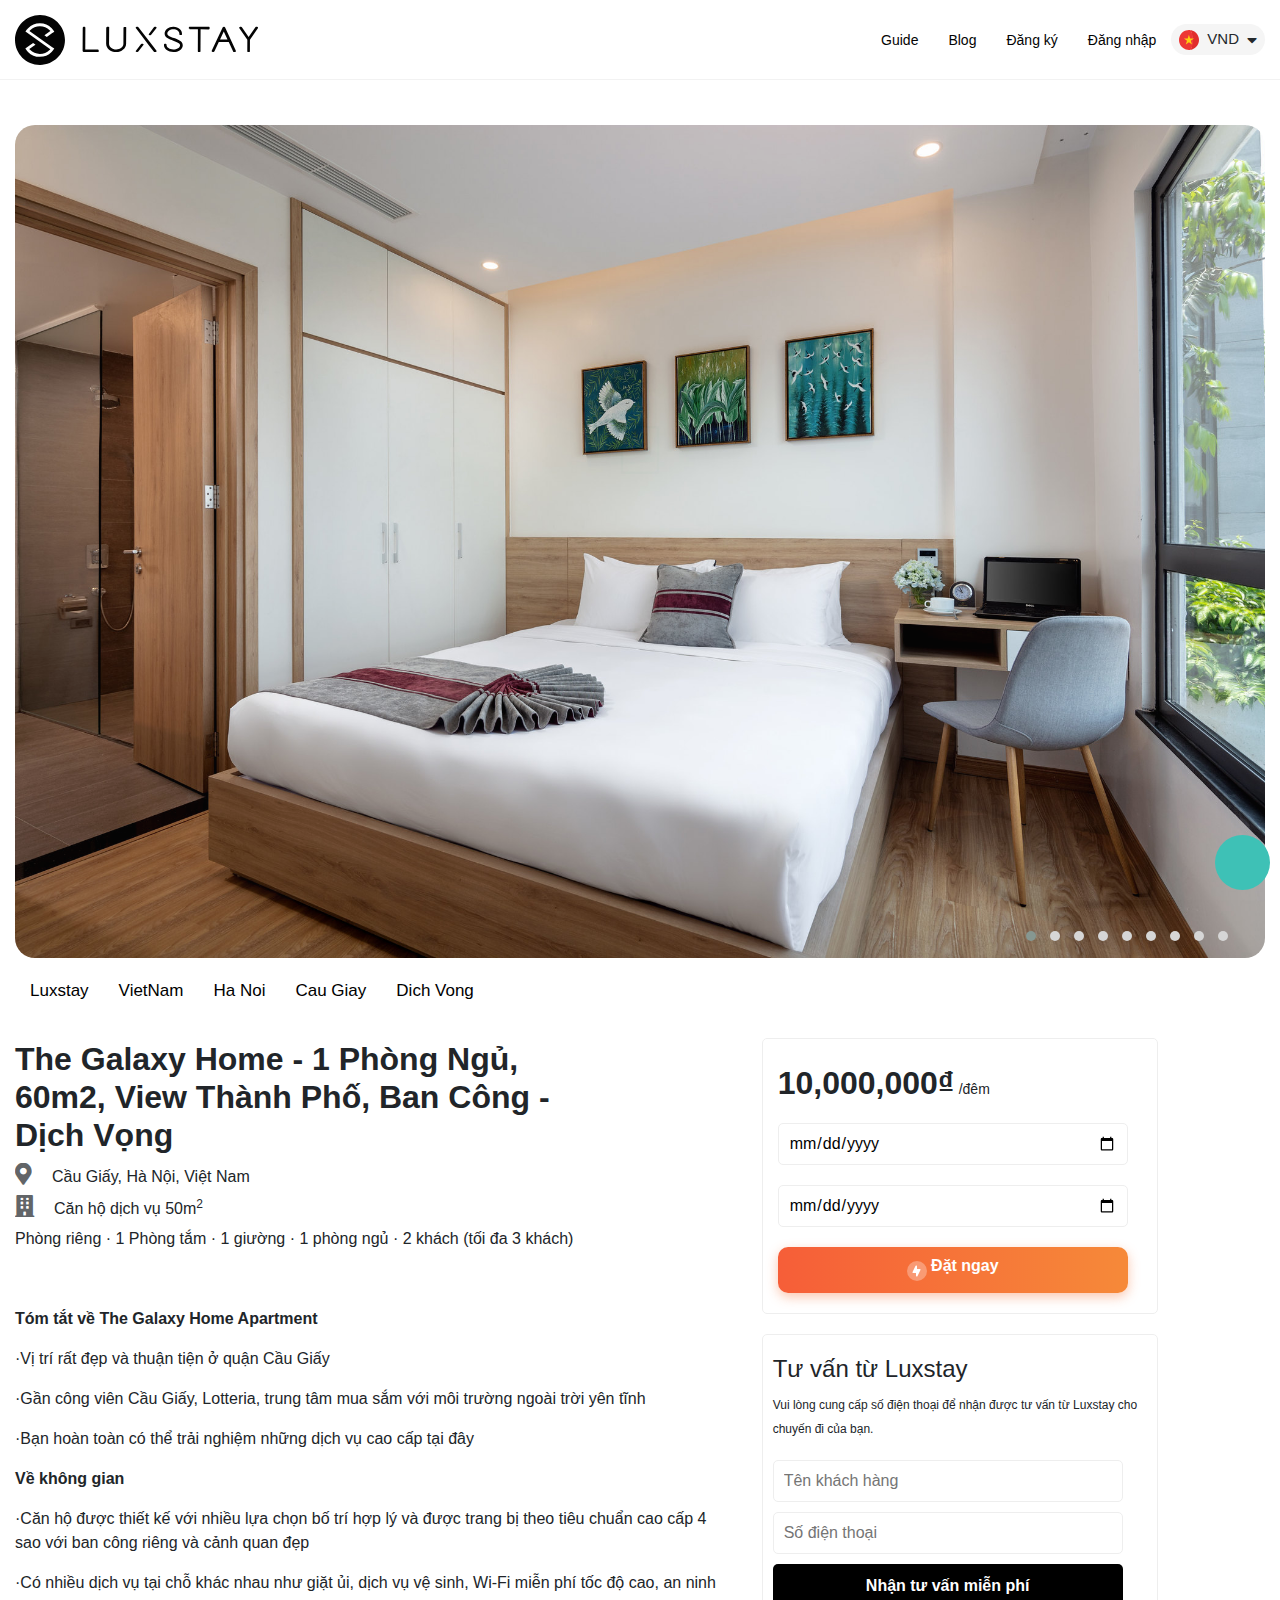
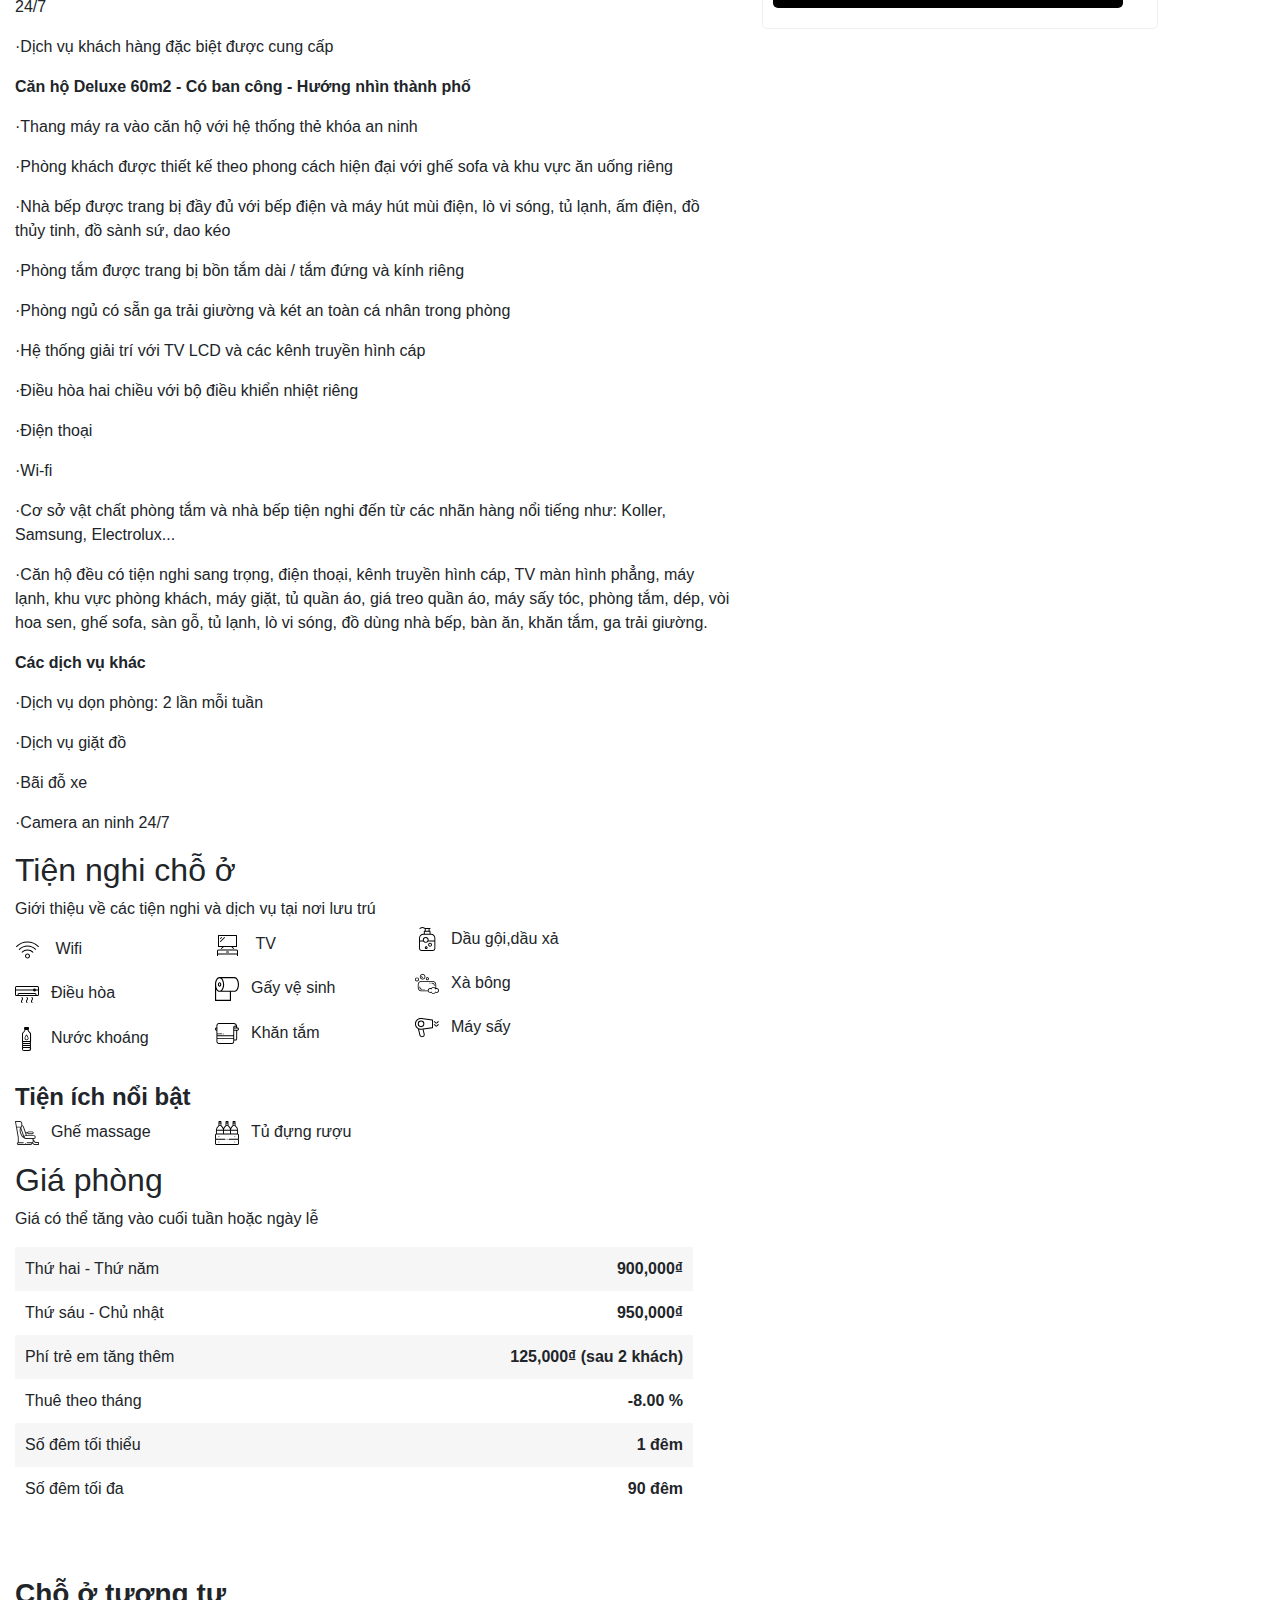
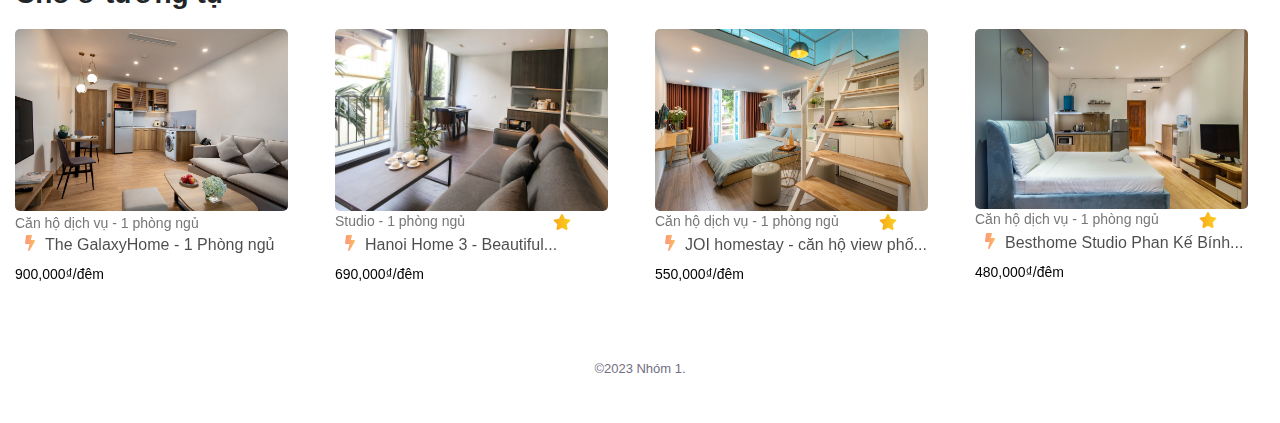
<file: cart.html>
<!DOCTYPE html>
<html lang="en">

<head>
    <meta charset="UTF-8">
    <meta http-equiv="X-UA-Compatible" content="IE=edge">
    <meta name="viewport" content="width=device-width, initial-scale=1.0">
    <link rel="shortcut icon" href="./assets/imgs/five-icon.png" type="image/x-icon" sizes="30x30">
    <link rel="stylesheet" href="https://pro.fontawesome.com/releases/v5.10.0/css/all.css">
    <link rel="stylesheet" href="assets/css/bootstrap.css">
    <!-- Css Slider -->
    <link rel="stylesheet" href="./assets/css/slider/owl.carousel.min.css">
    <link rel="stylesheet" href="./assets/css/slider/owl.theme.default.min.css">
    <!-- Css Slider -->
    <link rel="stylesheet" href="./assets/css/style.css">
    <link rel="stylesheet" href="./assets/css/style-cart.css">
    <link rel="stylesheet" href="./assets/css/responsive.css">
    <title>LuxStay</title>
</head>

<body>
    <div class="loader">
        <i class="fal fa-spinner loader-icon"></i>
    </div>
    <!-- Start: Header -->
    <div id="header">
        <div class="container h-100">
            <div class="header__container">
                <!-- Start: Logo And Search -->
                <div class="header__logo">
                    <a href="./index.html">
                        <svg version="1.1" viewBox="0 0 244 50" class="header__logo-pc-svg" id="logo-pc">
                            <path pid="0"
                                d="M25.093 0c13.781.06 24.94 11.317 24.882 25.106C49.917 38.894 38.663 50.058 24.88 50 11.1 49.942-.059 38.683.001 24.894.057 11.106 11.31-.058 25.092 0zm11.801 31.9L14.398 16.053c.241-.26.48-.518.74-.777 2.7-2.687 5.971-4.031 9.775-4.015 3.804.015 7.064 1.388 9.741 4.098.238.241.476.482.694.743l-5.951 4.133 2.381 1.688 5.153-3.576v.02L39.33 16.7c-.692-1.203-1.584-2.325-2.616-3.39-3.231-3.292-7.167-4.947-11.788-4.967-4.6-.019-8.53 1.603-11.809 4.867a17.806 17.806 0 00-2.682 3.408l1.429 1.004 23.429 16.51c-.24.26-.48.518-.74.777-2.7 2.687-5.971 4.011-9.775 3.996-3.803-.016-7.063-1.37-9.74-4.08-.258-.26-.496-.521-.734-.782l6.111-4.251-.139-.181-2.183-1.528-5.373 3.735v-.021l-2.377 1.65a17.824 17.824 0 002.654 3.43c3.253 3.291 7.169 4.946 11.769 4.965 4.62.021 8.549-1.602 11.83-4.866 1.06-1.075 1.96-2.21 2.682-3.406l-2.383-1.67zm45.839 2.652l-12.45-.05.096-21.789a.957.957 0 00-.965-.945l-.678-.003a.96.96 0 00-.974.939v.047c-.048.095-.05.236-.05.33l-.098 22.636a1.337 1.337 0 001.351 1.326l13.805.056a.958.958 0 00.973-.938l.003-.662a1.037 1.037 0 00-1.013-.946v-.001zm27.64-22.67l-.871-.003c-.563-.003-1.027.42-1.027.937l-.075 15.878c-.014 3.157-3.252 5.735-7.197 5.72-3.943-.014-7.158-2.618-7.144-5.775l.123-15.5.052-.282a.957.957 0 00-.201-.756 1.128 1.128 0 00-.767-.332l-.87-.004c-.513-.002-.924.326-1.028.75a.857.857 0 00-.156.47l-.073 15.69c-.02 4.616 4.47 8.402 9.95 8.424 5.48.022 10.004-3.73 10.025-8.3l.122-15.5.054-.282a.952.952 0 00-.203-.755c-.152-.189-.458-.379-.714-.38zm48.638 11.226c-3.275-1.249-6.696-2.496-6.688-4.393.01-2.42 2.721-4.401 6.05-4.387 3.331.014 6.025 2.017 6.014 4.436l-.002.38a.96.96 0 00.961.953l.675.003a.96.96 0 00.971-.945v-.38c.009-1.66-.709-3.276-2.006-4.515-1.635-1.618-4.092-2.532-6.65-2.494-4.873-.02-8.698 3.047-8.715 6.938.03 3.748 4.416 5.38 8.656 6.962 3.324 1.247 6.795 2.495 6.785 4.487-.01 2.372-3.155 4.399-6.775 4.385-3.668-.016-6.747-2.07-6.737-4.44l.001-.38a.961.961 0 00-.96-.954l-.676-.002a.96.96 0 00-.97.945v.38c-.018 3.843 4.215 6.991 9.38 7.012 5.163.022 9.423-3.092 9.44-6.934-.033-3.796-4.464-5.427-8.754-7.057zM193.66 11.84l-18.844-.076c-.547-.003-.996.42-.999.94l-.002.66c-.002.52.443.946.99.949l8.103.032-.095 21.802c-.003.52.443.947.99.949l.696.002c.546.003.996-.42 1-.94l.095-21.802 8.055.031c.547.003.996-.42.999-.94l.003-.66c.003-.52-.443-.946-.99-.947zm49.264.515c-.144-.33-.481-.52-.867-.52l-.87-.005a.963.963 0 00-.677.28l-.145.14-.147.142-6.609 9.677-6.72-9.734c-.048-.046-.096-.094-.096-.14l-.143-.143a.97.97 0 00-.675-.285l-.774-.003a1.021 1.021 0 00-.872.515 1.03 1.03 0 00.045.988l7.966 11.576-.049 11.307c.006.527.437.95.964.946l.675.002a.957.957 0 00.97-.937l.049-11.308 7.923-11.509c.194-.329.243-.705.052-.989zm-37.898 12.047l3.75-7.994 3.728 8.023-7.478-.03zm15.615 10.954v-.047l-10.5-22.733c-.15-.425-.549-.71-1.102-.807-.603-.049-1.156.231-1.41.703v.046l-10.705 22.697v.047l-.204.471c-.095.283-.06.595.097.849.188.258.483.416.802.428l.854.004c.453.001.806-.282.958-.657l.05-.141 4.314-9.277 9.95.04 4.28 9.31.049.14c.15.38.5.664.952.667l.854.002c.352.002.654-.139.806-.422.152-.281.254-.563.104-.847l-.149-.473zm-86.008-15.15l.817.003a.963.963 0 00.729-.347l4.755-6.218.412-.478a.763.763 0 00.095-.915c-.135-.306-.453-.482-.816-.483l-.863-.004a.929.929 0 00-.868.608l-4.983 6.522a.94.94 0 00-.096.915c.135.22.453.394.816.397h.002zm-6.998 8.45l-.819-.002a.96.96 0 00-.728.347l-4.755 6.207-.413.48a.77.77 0 00-.094.92c.135.309.452.485.816.488l.864.002a.91.91 0 00.82-.478l5.03-6.601a.949.949 0 00.095-.92 1.027 1.027 0 00-.816-.443zm8.019-.453l.148.14 5.55 7.248c.248.284.246.662.095.99-.15.332-.5.519-.9.517l-.896-.004a1.013 1.013 0 01-.697-.286l-.149-.14c-.03-.002-.042-.02-.059-.044a.212.212 0 00-.04-.052l-5.501-7.151a1.005 1.005 0 01-.15-.237l-11.694-15.39-.446-.521c-.248-.285-.246-.662-.096-.993.15-.33.501-.518.9-.516l.897.004a.99.99 0 01.845.428l.15.19 11.992 15.721s.05.048.05.096z">
                            </path>
                        </svg>
                    </a>
                </div>
                <!-- End: Logo And Search -->
                <!-- Start: Nav PC -->
                <div class="header__nav">
                    <ul class="header__nav-list">
                        <li class="header__nav-item"><a href="./booking.html" class="header__nav-link">Guide</a></li>
                        <li class="header__nav-item"><a href="./blog.html" class="header__nav-link">Blog</a></li>
                        <li class="header__nav-item"><a href="./sign_up.html" class="header__nav-link">Đăng ký</a></li>
                        <li class="header__nav-item"><a href="./sign-in.html" class="header__nav-link">Đăng nhập</a>
                        </li>
                        <li class="header__nav-item">
                            <div class="header__nav-language">
                                <img src="./assets/imgs/vi.svg" alt="VietNamese" class="header__nav-language-img">
                                <p class="header__nav-language-name">VND</p>
                                <span class="fas fa-caret-down"></span>
                            </div>
                            <div class="change__languages">
                                <div class="change__languages-container">
                                    <ul class="change__languages-list">
                                        <li class="change__languages-item">
                                            <div class="change__languages-vi">
                                                <img src="./assets/imgs/vi.svg" alt="" class="header__nav-language-img">
                                                <p class="change__languages-vi-name">Tiếng Việt</p>
                                                <span class="far fa-check"></span>
                                            </div>
                                        </li>
                                        <li class="change__languages-item">
                                            <div class="change__languages-vi">
                                                <img src="./assets/imgs/en.svg" alt="" class="header__nav-language-img">
                                                <p class="change__languages-vi-name">English</p>
                                            </div>
                                        </li>
                                        <li class="change__languages-item">
                                            <div class="change__languages-vi">
                                                <img src="./assets/imgs/ko.svg" alt="" class="header__nav-language-img">
                                                <p class="change__languages-vi-name">Korean</p>
                                            </div>
                                        </li>
                                    </ul>

                                    <ul class="change__languages-list space-line">
                                        <li class="change__languages-item">
                                            <div class="change__languages-vi">
                                                <strong>VND</strong>
                                                <p class="change__languages-vi-name">Tiếng Việt</p>
                                                <span class="far fa-check"></span>
                                            </div>
                                        </li>
                                        <li class="change__languages-item">
                                            <div class="change__languages-vi">
                                                <strong>USD</strong>
                                                <p class="change__languages-vi-name">United States Dollar</p>
                                            </div>
                                        </li>
                                    </ul>
                                </div>
                            </div>
                        </li>
                    </ul>
                </div>
                <!-- End: Nav PC -->
                <div class="nav__mobile-btn">
                    <button class="nav__mobile--show-btn">
                        <i class="fal fa-align-justify  nav__mobile--show-icon"></i>
                    </button>
                </div>
                <!-- Start: Nav Mobile -->
                <span class="nav_overlay"></span>
                <div class="nav__mobile">
                    <div class="nav__mobile-close">
                        <span class="fal fa-times nav__mobile-close-icon"></span>
                    </div>
                    <ul class="nav__mobile-list">
                        <li class="nav__mobile-item"><a href="./booking.html" class="nav__mobile-link">Guide</a></li>
                        <li class="nav__mobile-item"><a href="./blog.html"
                                class="nav__mobile-link nav__mobile-link">Blog</a></li>
                        <li class="nav__mobile-item"><a href="./sign_up.html" class="nav__mobile-link">Đăng ký</a></li>
                        <li class="nav__mobile-item"><a href="./sign-in.html" class="nav__mobile-link">Đăng nhập</a>
                        </li>
                        <li class="nav__mobile-item">
                            <div class="nav__mobile-language">
                                <img src="./assets/imgs/vi.svg" alt="VietNamese" class="nav__mobile-language-img">
                                <p class="nav__mobile-language-name">VND</p>
                                <span class="fas fa-caret-down nav__mobile-language-icon"></span>

                                <div class="mobile__language">
                                    <ul class="mobile__language-list">
                                        <li class="change__languages-item">
                                            <div class="change__languages-vi">
                                                <img src="./assets/imgs/vi.svg" alt="" class="header__nav-language-img">
                                                <p class="change__languages-vi-name">Tiếng Việt</p>
                                                <span class="far fa-check"></span>
                                            </div>
                                        </li>
                                        <li class="change__languages-item">
                                            <div class="change__languages-vi">
                                                <img src="./assets/imgs/en.svg" alt="" class="header__nav-language-img">
                                                <p class="change__languages-vi-name">English</p>
                                            </div>
                                        </li>
                                        <li class="change__languages-item">
                                            <div class="change__languages-vi">
                                                <img src="./assets/imgs/ko.svg" alt="" class="header__nav-language-img">
                                                <p class="change__languages-vi-name">Korean</p>
                                            </div>
                                        </li>
                                        <li class="change__languages-item">
                                            <div class="change__languages-vi">
                                                <strong>VND</strong>
                                                <p class="change__languages-vi-name">Việt Nam Đồng</p>
                                                <span class="far fa-check"></span>
                                            </div>
                                        </li>
                                        <li class="change__languages-item">
                                            <div class="change__languages-vi">
                                                <strong>USD</strong>
                                                <p class="change__languages-vi-name">United States Dollar</p>
                                            </div>
                                        </li>
                                    </ul>
                                </div>
                            </div>
                        </li>
                    </ul>
                </div>
                <!-- End: Nav Mobile -->
            </div>
        </div>
    </div>
    <!-- End: Header -->
    <!-- Start Main -->
    <!-- Start Slider -->
    <div id="slider">
        <div class="container">
            <div class="owl-carousel owl-theme" id="banner-slider">
                <div class="item">
                    <a href=""><img src="./assets/imgs/cart/1.jpg"></a>
                </div>
                <div class="item">
                    <a href=""><img src="./assets/imgs/cart/2.jpg"></a>
                </div>
                <div class="item">
                    <a href=""><img src="./assets/imgs/cart/3.jpg"></a>
                </div>
                <div class="item">
                    <a href=""><img src="./assets/imgs/cart/4.jpg"></a>
                </div>
                <div class="item">
                    <a href=""><img src="./assets/imgs/cart/5.jpg"></a>
                </div>
                <div class="item">
                    <a href=""><img src="./assets/imgs/cart/6.jpg"></a>
                </div>
                <div class="item">
                    <a href=""><img src="./assets/imgs/cart/7.jpg"></a>
                </div>
                <div class="item">
                    <a href=""><img src="./assets/imgs/cart/8.jpg"></a>
                </div>
                <div class="item">
                    <a href=""><img src="./assets/imgs/cart/9.jpg"></a>
                </div>
            </div>

        </div>
    </div>
    <!-- End Slider -->
    <!-- Start Content -->
    <div id="content">
        <div class="container">
            <div class="row">
                <div class="col-lg-7">
                    <ul class="content__nav-list">
                        <li><a href="">Luxstay</a></li>
                        <li><a href="">VietNam</a></li>
                        <li><a href="">Ha Noi</a></li>
                        <li><a href="">Cau Giay</a></li>
                        <li><a href="">Dich Vong</a></li>
                    </ul>
                    <div class="content__title-product">
                        <h2>The Galaxy Home - 1 Phòng Ngủ, 60m2, View Thành Phố, Ban Công - Dịch Vọng</h2>
                        <ul>
                            <li><i class="fas fa-map-marker-alt"></i><span>Cầu Giấy, Hà Nội, Việt Nam</span></li>
                            <li><i class="fas fa-building"></i><span>Căn hộ dịch vụ 50m<sup>2</sup></span></li>
                            <li><span>Phòng riêng · 1 Phòng tắm · 1 giường · 1 phòng ngủ · 2 khách (tối đa 3
                                    khách)</span></li>
                        </ul>
                    </div>
                    <div class="content__accordion">
                        <p><b>Tóm tắt về The Galaxy Home Apartment</b></p>
                        <p>·Vị trí rất đẹp và thuận tiện ở quận Cầu Giấy</p>
                        <p>·Gần công viên Cầu Giấy, Lotteria, trung tâm mua sắm với môi trường ngoài trời yên tĩnh</p>
                        <p>·Bạn hoàn toàn có thể trải nghiệm những dịch vụ cao cấp tại đây</p>
                        <p><b>Về không gian</b></p>
                        <p>·Căn hộ được thiết kế với nhiều lựa chọn bố trí hợp lý và được trang bị theo tiêu chuẩn cao
                            cấp 4 sao với ban công riêng và cảnh quan đẹp</p>
                        <p>·Có nhiều dịch vụ tại chỗ khác nhau như giặt ủi, dịch vụ vệ sinh, Wi-Fi miễn phí tốc độ cao,
                            an ninh 24/7</p>
                        <p>·Dịch vụ khách hàng đặc biệt được cung cấp</p>
                        <p><b>Căn hộ Deluxe 60m2 - Có ban công - Hướng nhìn thành phố</b></p>
                        <p>·Thang máy ra vào căn hộ với hệ thống thẻ khóa an ninh</p>
                        <p>·Phòng khách được thiết kế theo phong cách hiện đại với ghế sofa và khu vực ăn uống riêng</p>
                        <p>·Nhà bếp được trang bị đầy đủ với bếp điện và máy hút mùi điện, lò vi sóng, tủ lạnh, ấm điện,
                            đồ thủy tinh, đồ sành sứ, dao kéo</p>
                        <p>·Phòng tắm được trang bị bồn tắm dài / tắm đứng và kính riêng</p>
                        <p>·Phòng ngủ có sẵn ga trải giường và két an toàn cá nhân trong phòng</p>
                        <p>·Hệ thống giải trí với TV LCD và các kênh truyền hình cáp</p>
                        <p>·Điều hòa hai chiều với bộ điều khiển nhiệt riêng</p>
                        <p>·Điện thoại</p>
                        <p>·Wi-fi</p>
                        <p>·Cơ sở vật chất phòng tắm và nhà bếp tiện nghi đến từ các nhãn hàng nổi tiếng như: Koller,
                            Samsung, Electrolux...</p>
                        <p>·Căn hộ đều có tiện nghi sang trọng, điện thoại, kênh truyền hình cáp, TV màn hình phẳng, máy
                            lạnh, khu vực phòng khách, máy giặt, tủ quần áo, giá treo quần áo, máy sấy tóc, phòng tắm,
                            dép, vòi hoa sen, ghế sofa, sàn gỗ, tủ lạnh, lò vi sóng, đồ dùng nhà bếp, bàn ăn, khăn tắm,
                            ga trải giường.</p>
                        <p><b>Các dịch vụ khác</b></p>
                        <p>·Dịch vụ dọn phòng: 2 lần mỗi tuần</p>
                        <p>·Dịch vụ giặt đồ</p>
                        <p>·Bãi đỗ xe</p>
                        <p>·Camera an ninh 24/7</p>
                    </div>
                    <div class="content__service">
                        <h2>Tiện nghi chỗ ở </h2>
                        <p>Giới thiệu về các tiện nghi và dịch vụ tại nơi lưu trú</p>
                        <div class="content__service-utilities">
                            <ul class="list list--3 is-flex" style=" list-style-type: none;">
                                <li class="mt--12"><svg version="1.1" viewBox="0 0 24 24" class="svg-icon svg-fill"
                                        alt="" style="width: 24px; height: 24px;">
                                        <g fill="#000" fill-rule="nonzero">
                                            <path pid="0"
                                                d="M23.44 9.04a.502.502 0 0 1-.354-.146A14.9 14.9 0 0 0 12.48 4.5 14.903 14.903 0 0 0 1.873 8.894a.5.5 0 0 1-.707-.707A15.896 15.896 0 0 1 12.48 3.5c4.274 0 8.292 1.665 11.313 4.687a.5.5 0 0 1-.353.853z">
                                            </path>
                                            <path pid="1"
                                                d="M20.612 11.868a.502.502 0 0 1-.354-.146c-4.289-4.288-11.268-4.288-15.557 0a.5.5 0 0 1-.707-.707c4.679-4.679 12.292-4.679 16.971 0a.5.5 0 0 1-.353.853z">
                                            </path>
                                            <path pid="2"
                                                d="M17.783 14.697a.502.502 0 0 1-.354-.146 6.954 6.954 0 0 0-4.95-2.05c-1.87 0-3.627.728-4.95 2.05a.5.5 0 0 1-.707-.707 7.948 7.948 0 0 1 5.657-2.343c2.137 0 4.146.832 5.657 2.343a.5.5 0 0 1-.353.853zM12.48 20.5a2.503 2.503 0 0 1-2.5-2.5c0-1.378 1.122-2.5 2.5-2.5s2.5 1.122 2.5 2.5-1.122 2.5-2.5 2.5zm0-4c-.827 0-1.5.673-1.5 1.5s.673 1.5 1.5 1.5 1.5-.673 1.5-1.5-.673-1.5-1.5-1.5z">
                                            </path>
                                        </g>
                                    </svg> <span>Wifi</span></li>
                                <li class="mt--12" style="top:-30px;left: 200px;"><svg version="1.1" viewBox="0 0 24 24"
                                        class="svg-icon svg-fill" alt="" style="width: 24px; height: 24px;">
                                        <path pid="0" fill="#000" fill-rule="nonzero"
                                            d="M16.293 14H8.707l-1.853 1.854a.5.5 0 0 1-.708-.708L7.293 14H3.5a.5.5 0 0 1-.5-.5v-11a.5.5 0 0 1 .5-.5h18a.5.5 0 0 1 .5.5v11a.5.5 0 0 1-.5.5h-3.793l1.147 1.146a.5.5 0 0 1-.708.708L16.293 14zM4 3v10h17V3H4zM3 21.5v1a.5.5 0 1 1-1 0V18a1.5 1.5 0 0 1 1.5-1.5h18A1.5 1.5 0 0 1 23 18v4.5a.5.5 0 1 1-1 0v-1H3zm0-1h19V18a.5.5 0 0 0-.5-.5h-18a.5.5 0 0 0-.5.5v2.5zm8.5-1a.5.5 0 1 1 0-1h2a.5.5 0 1 1 0 1h-2zM5.854 5.854a.5.5 0 1 1-.708-.708l1-1a.5.5 0 1 1 .708.708l-1 1zm0 3a.5.5 0 1 1-.708-.708l4-4a.5.5 0 1 1 .708.708l-4 4z">
                                        </path>
                                    </svg> <span>TV</span></li>
                                <li class="mt--12" style="top:-60px;left: 400px;"><svg version="1.1" viewBox="0 0 24 24"
                                        class="svg-icon svg-fill" alt="" style="width: 24px; height: 24px;">
                                        <path pid="0"
                                            d="M7.381 0c-1.457 0-2.7 1.065-2.7 1.065a.48.48 0 1 0 .6.75S6.438.96 7.381.96c1.226 0 2.28.855 2.28.855l.12.09V3.84H9.211a.48.48 0 0 0-.39.48v2.4h-.48a4.336 4.336 0 0 0-4.32 4.32v2.73a.492.492 0 0 0 0 .285V21.6a2.41 2.41 0 0 0 2.4 2.4h11.52a2.41 2.41 0 0 0 2.4-2.4v-7.59a.488.488 0 0 0 0-.195V11.04a4.336 4.336 0 0 0-4.32-4.32h-.48v-2.4a.48.48 0 0 0-.48-.48h-.48V1.92h.48a.483.483 0 0 0 .422-.238.485.485 0 0 0 0-.484.483.483 0 0 0-.422-.238h-.855a.45.45 0 0 0-.15-.015.422.422 0 0 0-.045.015h-3.645a.45.45 0 0 0-.15-.015.422.422 0 0 0-.045.015h-.06C9.894.786 8.87 0 7.381 0zm3.36 1.92h2.88v1.92h-2.88V1.92zm-.96 2.88h4.8v1.92h-4.8V4.8zm-1.44 2.88h7.68c1.85 0 3.36 1.51 3.36 3.36v2.4h-5.805c.026-.154.045-.319.045-.48a2.888 2.888 0 0 0-2.88-2.88 2.888 2.888 0 0 0-2.88 2.88c0 .161.019.326.045.48H4.981v-2.4c0-1.85 1.51-3.36 3.36-3.36zm2.4 3.36c1.067 0 1.92.853 1.92 1.92s-.853 1.92-1.92 1.92a1.91 1.91 0 0 1-1.74-1.11v-.015l-.015-.03-.015-.015c-.002-.004.002-.011 0-.015l-.015-.015a1.944 1.944 0 0 1-.135-.72c0-1.067.853-1.92 1.92-1.92zm-5.76 3.36h3.27a2.89 2.89 0 0 0 2.49 1.44 2.89 2.89 0 0 0 2.49-1.44h6.15v7.2a1.44 1.44 0 0 1-1.44 1.44H6.421a1.44 1.44 0 0 1-1.44-1.44v-7.2zm10.08 1.44c-1.056 0-1.92.864-1.92 1.92s.864 1.92 1.92 1.92 1.92-.864 1.92-1.92-.864-1.92-1.92-1.92zm0 .96c.536 0 .96.424.96.96s-.424.96-.96.96a.952.952 0 0 1-.96-.96c0-.536.424-.96.96-.96zm-3.84 2.4c-.79 0-1.44.65-1.44 1.44 0 .79.65 1.44 1.44 1.44.79 0 1.44-.65 1.44-1.44 0-.79-.65-1.44-1.44-1.44zm0 .96c.27 0 .48.21.48.48s-.21.48-.48.48-.48-.21-.48-.48.21-.48.48-.48z"
                                            fill="#000" fill-rule="nonzero"></path>
                                    </svg><span>Dầu gội,dầu xả</span></li>
                                <li class="mt--12" style="top:-30px"><svg version="1.1" viewBox="0 0 24 24"
                                        class="svg-icon svg-fill" alt="" style="width: 24px; height: 24px;">
                                        <path pid="0" fill="#000" fill-rule="nonzero"
                                            d="M23 8.5h-2.085a1.5 1.5 0 0 1-2.83 0H1v4a.5.5 0 0 0 .5.5h1v-.5A1.5 1.5 0 0 1 4 11h16a1.5 1.5 0 0 1 1.5 1.5v.5h1a.5.5 0 0 0 .5-.5v-4zm0-1v-2a.5.5 0 0 0-.5-.5h-21a.5.5 0 0 0-.5.5v2h17.085a1.5 1.5 0 0 1 2.83 0H23zM20.5 13v-.5a.5.5 0 0 0-.5-.5H4a.5.5 0 0 0-.5.5v.5h17zm-19-9h21A1.5 1.5 0 0 1 24 5.5v7a1.5 1.5 0 0 1-1.5 1.5h-21A1.5 1.5 0 0 1 0 12.5v-7A1.5 1.5 0 0 1 1.5 4zm5.886 16.182a.5.5 0 0 1-.772.636c-.817-.993-.817-2.086-.009-3.125.525-.674.525-1.248.009-1.875a.5.5 0 0 1 .772-.636c.817.993.817 2.086.009 3.125-.525.674-.525 1.248-.009 1.875zm5 0a.5.5 0 0 1-.772.636c-.817-.993-.817-2.086-.009-3.125.525-.674.525-1.248.009-1.875a.5.5 0 0 1 .772-.636c.817.993.817 2.086.009 3.125-.525.674-.525 1.248-.009 1.875zm5 0a.5.5 0 0 1-.772.636c-.817-.993-.817-2.086-.009-3.125.525-.674.525-1.248.009-1.875a.5.5 0 0 1 .772-.636c.817.993.817 2.086.009 3.125-.525.674-.525 1.248-.009 1.875z">
                                        </path>
                                    </svg><span>Điều hòa</span></li>
                                <li class="mt--12" style="top:-60px;left: 200px;"><svg version="1.1" viewBox="0 0 24 24"
                                        class="svg-icon svg-fill" alt="" style="width: 24px; height: 24px;">
                                        <path pid="0" fill="#000"
                                            d="M0 7.429C0 3.367 1.964 0 4.571 0H19.43C22.036 0 24 3.367 24 7.429c0 4.06-1.964 7.428-4.571 7.428H16v8.572a.571.571 0 0 1-.571.571H.57a.571.571 0 0 1-.57-.571v-16zm14.857 7.428H4.571c-1.394 0-2.604-.963-3.428-2.48v10.48h13.714v-8zm4.572-1.143c1.81 0 3.428-2.772 3.428-6.285 0-3.514-1.617-6.286-3.428-6.286H7.035c1.286 1.323 2.108 3.66 2.108 6.286 0 2.626-.822 4.962-2.108 6.285H19.43zm-14.858 0C6.383 13.714 8 10.942 8 7.43c0-3.514-1.617-6.286-3.429-6.286-1.81 0-3.428 2.772-3.428 6.286 0 3.513 1.617 6.285 3.428 6.285zm0-4c-1.007 0-1.714-1.06-1.714-2.285 0-1.226.707-2.286 1.714-2.286 1.008 0 1.715 1.06 1.715 2.286 0 1.225-.707 2.285-1.715 2.285zm0-1.143c.256 0 .572-.474.572-1.142 0-.669-.316-1.143-.572-1.143-.255 0-.571.474-.571 1.143 0 .668.316 1.142.571 1.142z"
                                            fill-rule="evenodd"></path>
                                    </svg><span>Gấy vệ sinh</span></li>
                                <li class="mt--12" style="top:-90px;left: 400px;"><svg version="1.1" viewBox="0 0 24 24"
                                        class="svg-icon svg-fill" alt="" style="width: 24px; height: 24px;">
                                        <g fill-rule="evenodd">
                                            <path pid="0"
                                                d="M7.2 16.902a2.105 2.105 0 0 1-1.654-.57 1.804 1.804 0 0 1-.351-1.328.393.393 0 0 0-.331-.443.4.4 0 0 0-.458.315 2.576 2.576 0 0 0 .526 1.96c.488.564 1.251.85 2.268.85.22 0 .4-.175.4-.392a.396.396 0 0 0-.4-.392zm2 0h-.4c-.22 0-.4.176-.4.392 0 .217.18.392.4.392h.4c.22 0 .4-.175.4-.392a.396.396 0 0 0-.4-.392zm7.6-5.49c.61-.059 1.215.15 1.654.569.288.381.414.858.351 1.329a.393.393 0 0 0 .395.455.398.398 0 0 0 .394-.328 2.573 2.573 0 0 0-.526-1.959c-.488-.564-1.251-.85-2.268-.85-.22 0-.4.175-.4.392 0 .216.18.392.4.392zm-1.2-.392a.396.396 0 0 0-.4-.393h-.4c-.22 0-.4.176-.4.393 0 .216.18.392.4.392h.4c.22 0 .4-.176.4-.392z">
                                            </path>
                                            <path pid="1" fill-rule="nonzero"
                                                d="M2 9.451c1.104 0 2-.878 2-1.96 0-1.084-.896-1.962-2-1.962S0 6.407 0 7.49c.001 1.083.896 1.96 2 1.961zm0-3.137c.663 0 1.2.526 1.2 1.176 0 .65-.537 1.177-1.2 1.177-.663 0-1.2-.527-1.2-1.177S1.337 6.314 2 6.314zm8.8.392c0 .866.716 1.569 1.6 1.569.884 0 1.6-.703 1.6-1.57 0-.865-.716-1.568-1.6-1.568-.884 0-1.6.703-1.6 1.569zm2.4 0a.792.792 0 0 1-.8.784.792.792 0 0 1-.8-.784c0-.433.358-.784.8-.784.442 0 .8.35.8.784zM4.8 4.745c0 1.516 1.254 2.745 2.8 2.745 1.546 0 2.8-1.229 2.8-2.745S9.146 2 7.6 2c-1.546.002-2.798 1.23-2.8 2.745zm4.8 0c0 1.083-.896 1.96-2 1.96s-2-.877-2-1.96.896-1.96 2-1.96 1.999.878 2 1.96z">
                                            </path>
                                            <path pid="2"
                                                d="M7.197 5.014a.722.722 0 0 1-.017-.54.39.39 0 0 0-.255-.495.402.402 0 0 0-.505.25c-.145.413-.1.867.127 1.243a1.22 1.22 0 0 0 1.053.45c.22 0 .4-.176.4-.393a.396.396 0 0 0-.4-.392.527.527 0 0 1-.403-.123z">
                                            </path>
                                            <path pid="3" fill-rule="nonzero"
                                                d="M21.6 16.118a2.38 2.38 0 0 0-.431.042c.02-.144.03-.29.031-.435v-3.137c-.002-1.948-1.613-3.527-3.6-3.53H6.4c-1.987.003-3.598 1.582-3.6 3.53v3.137c.002 1.949 1.613 3.528 3.6 3.53h6.54a2.397 2.397 0 0 0 2.26 1.569c.349 0 .694-.076 1.008-.224A2.4 2.4 0 0 0 18.4 22a2.4 2.4 0 0 0 2.192-1.4c.314.148.66.224 1.008.224 1.325 0 2.4-1.054 2.4-2.353 0-1.3-1.075-2.353-2.4-2.353zm-8.8 2.353H6.4c-1.546-.002-2.798-1.23-2.8-2.746v-3.137c.002-1.515 1.254-2.743 2.8-2.745h11.2c1.546.002 2.798 1.23 2.8 2.745v3.137c0 .086-.01.17-.018.253a2.409 2.409 0 0 0-2.196-1.028 2.39 2.39 0 0 0-1.978 1.39 2.375 2.375 0 0 0-1.008-.222c-1.325.001-2.399 1.054-2.4 2.353zm8.8 1.568a1.598 1.598 0 0 1-.988-.345.406.406 0 0 0-.387-.059.394.394 0 0 0-.253.294 1.588 1.588 0 0 1-1.57 1.286 1.588 1.588 0 0 1-1.57-1.286.395.395 0 0 0-.253-.294.406.406 0 0 0-.387.059c-.28.223-.63.345-.992.345-.884 0-1.6-.702-1.6-1.568 0-.867.716-1.569 1.6-1.569.36.001.708.123.988.345.11.085.256.107.387.06a.394.394 0 0 0 .253-.295 1.588 1.588 0 0 1 1.57-1.285c.772 0 1.433.54 1.57 1.285a.395.395 0 0 0 .253.294c.13.048.278.026.387-.059.28-.222.63-.344.992-.345.884 0 1.6.702 1.6 1.569 0 .866-.716 1.568-1.6 1.568z">
                                            </path>
                                        </g>
                                    </svg><span>Xà bông</span></li>
                                <li class="mt--12" style="top:-60px;"><svg version="1.1" viewBox="0 0 24 24"
                                        class="svg-icon svg-fill" alt="" style="width: 24px; height: 24px;">
                                        <path pid="0"
                                            d="M16.071 6.881c0-.546-.213-1.06-.6-1.447l-1.516-1.517a1.262 1.262 0 0 1-.372-.898V2.75a.804.804 0 0 0 .415-.702V.803A.804.804 0 0 0 13.194 0H9.877a.804.804 0 0 0-.804.803v1.245c0 .302.168.565.415.702v.27c0 .338-.132.657-.372.897L7.6 5.434c-.387.386-.6.9-.6 1.447v7.607c0 .32.124.612.327.83a1.213 1.213 0 0 0 0 1.658 1.213 1.213 0 0 0 0 1.659 1.213 1.213 0 0 0 0 1.659 1.21 1.21 0 0 0-.327.83v.828A2.05 2.05 0 0 0 9.048 24h4.976a2.05 2.05 0 0 0 2.047-2.048v-.829c0-.32-.124-.612-.327-.83a1.213 1.213 0 0 0 0-1.658 1.213 1.213 0 0 0 0-1.659 1.213 1.213 0 0 0 0-1.659 1.21 1.21 0 0 0 .327-.829V6.881zm-8.064 0c0-.339.132-.658.372-.897l1.287-1.517c.387-.387.6-.75.6-1.297v-.168h2.339v.168c0 .547.383 1.05.6 1.297l1.276 1.517c.24.24.524.558.524.897v6.678a.442.442 0 0 1-.441.441H8.218c-.243 0-.211-.198-.211-.44V6.88zm6.995 8.635c0 .339-.19.484-.433.484h-6.16c-.242 0-.405-.157-.405-.484 0-.328.163-.512.406-.512h6.159c.243 0 .433.172.433.512zm-.001 1.957c0 .367-.199.521-.442.521H8.45c-.243 0-.44-.265-.44-.557 0-.291.197-.44.44-.44h6.036c.243 0 .516.108.516.476zm-.009 2.027c0 .37-.195.503-.438.503H8.457c-.243 0-.448-.15-.448-.539 0-.388.271-.467.514-.467h6.03c.244 0 .44.133.44.503zm.013 2.596c0 .7-.803.903-1.503.903H9.28c-.7 0-1.291-.16-1.291-.86v-.701c0-.243.219-.438.462-.438h5.88c.47 0 .674.182.674.478v.618z">
                                        </path>
                                        <path pid="1"
                                            d="M11.536 13.218a2.05 2.05 0 0 0 2.047-2.047c0-.988-1.439-3.121-1.727-3.539a.389.389 0 0 0-.64 0c-.289.418-1.728 2.551-1.728 3.539a2.05 2.05 0 0 0 2.048 2.047zm-.496-3.85c.176-.303.353-.587.497-.811.604.94 1.269 2.15 1.269 2.614 0 .7-.57 1.27-1.27 1.27-.7 0-1.27-.57-1.27-1.27 0-.14.075-.598.774-1.803z">
                                        </path>
                                    </svg><span>Nước khoáng</span></li>
                                <li class="mt--12" style="top:-90px;left: 200px;"><svg version="1.1" viewBox="0 0 24 24"
                                        class="svg-icon svg-fill" alt="" style="width: 24px; height: 24px;">
                                        <g fill-rule="evenodd">
                                            <path pid="0" fill-rule="nonzero"
                                                d="M22.527 6.497h-.366v-.202c.107-1.298-.245-2.453-.993-3.254a3.18 3.18 0 0 0-2.443-1.024H3.945c-1.376 0-2.496 1.102-2.496 2.457v2.023h-.023C.64 6.497 0 7.127 0 7.901v.359c0 .774.64 1.403 1.426 1.403h.023v10.865c0 1.355 1.12 2.457 2.496 2.457h12.188c1.417 0 2.208-.28 2.646-.934.417-.624.421-1.51.421-2.537h1.757c.675 0 1.204-.67 1.204-1.524V9.663h.366c.787 0 1.426-.63 1.426-1.403V7.9c0-.773-.64-1.403-1.426-1.403zM1.45 8.742h-.023a.487.487 0 0 1-.49-.482V7.9c0-.265.22-.482.49-.482h.023v1.324zM21.225 6.36v.137H19.21c.043-.329.15-.593.314-.77a.773.773 0 0 1 .577-.245c.39 0 .899.276 1.125.878zm-2.96 13.126c0 1.032-.019 1.686-.267 2.058-.162.242-.52.52-1.865.52H3.945c-.86 0-1.56-.69-1.56-1.536V18.05h15.88v1.435zm0-2.356H2.384v-1.98h15.88v1.98zm.572-12.028c-.307.327-.655.949-.573 2.057v7.07H2.384v-.88h4.578a.464.464 0 0 0 .468-.46.465.465 0 0 0-.468-.461H2.385V4.474c0-.847.7-1.536 1.56-1.536h14.803a2.252 2.252 0 0 1 1.731.726c.298.32.513.72.638 1.18A2.001 2.001 0 0 0 20.1 4.56c-.487 0-.935.192-1.263.541zm2.388 12.888c0 .396-.2.603-.268.603H19.2v-8.93h2.025v8.327zm1.793-9.73c0 .266-.22.482-.49.482H19.2V7.418h3.327c.27 0 .49.217.49.483v.359z">
                                            </path>
                                            <path pid="1"
                                                d="M8.428 12.428h-.037a.464.464 0 0 0-.468.46c0 .255.21.461.468.461h.037a.464.464 0 0 0 .468-.46.465.465 0 0 0-.468-.461z">
                                            </path>
                                        </g>
                                    </svg><span>Khăn tắm</span></li>
                                <li class="mt--12" style="top:-120px;left: 400px;"><svg version="1.1"
                                        viewBox="0 0 24 24" class="svg-icon svg-fill" alt=""
                                        style="width: 24px; height: 24px;">
                                        <g fill="none" fill-rule="evenodd">
                                            <path pid="0" d="M0 0h24v24H0z"></path>
                                            <path pid="1" fill="#000" fill-rule="nonzero"
                                                d="M17.571 3.452L6.434 2.07a5.872 5.872 0 0 0-.669-.038C2.586 2.03 0 4.62 0 7.805v.12a5.78 5.78 0 0 0 2.932 5.028l1.54 6.226c.17.689.599 1.27 1.206 1.636a2.639 2.639 0 0 0 2.01.304l.042-.01a2.638 2.638 0 0 0 1.637-1.206 2.639 2.639 0 0 0 .304-2.01l-1.112-4.495 9.012-1.12a.494.494 0 0 0 .434-.49V3.943c0-.25-.186-.46-.434-.49zM8.711 18.13c.107.433.039.88-.191 1.262-.23.381-.595.65-1.027.757l-.043.01c-.432.107-.88.04-1.26-.19a1.656 1.656 0 0 1-.758-1.028l-1.36-5.495a5.737 5.737 0 0 0 2.367.215l1.131-.14 1.14 4.61zm8.305-6.78L6.32 12.68A4.786 4.786 0 0 1 .99 7.925v-.12a4.786 4.786 0 0 1 5.328-4.754L17.016 4.38v6.97z">
                                            </path>
                                            <path pid="2" fill="#000" fill-rule="nonzero"
                                                d="M2.763 7.865a3.293 3.293 0 0 0 3.29 3.29 3.293 3.293 0 0 0 3.288-3.29 3.293 3.293 0 0 0-3.289-3.289 3.293 3.293 0 0 0-3.289 3.29zm5.59 0c0 1.269-1.032 2.3-2.3 2.3a2.303 2.303 0 0 1-2.301-2.3c0-1.268 1.032-2.3 2.3-2.3 1.269 0 2.3 1.032 2.3 2.3z">
                                            </path>
                                            <path pid="3" fill="#000"
                                                d="M19.196 6.305c.288 0 .426.155.688.476.289.356.684.843 1.455.843s1.166-.487 1.455-.843c.262-.321.4-.476.687-.476a.494.494 0 1 0 0-.99c-.77 0-1.166.487-1.455.843-.261.322-.4.477-.687.477-.288 0-.426-.155-.687-.477-.29-.356-.685-.842-1.455-.842a.494.494 0 0 0 0 .989zm4.285 1.998c-.77 0-1.166.486-1.455.842-.261.322-.4.477-.687.477-.288 0-.426-.155-.687-.477-.29-.356-.685-.842-1.455-.842a.494.494 0 1 0 0 .989c.287 0 .425.155.687.476.289.356.684.843 1.455.843s1.166-.487 1.455-.843c.262-.321.4-.476.688-.476a.494.494 0 1 0 0-.99z">
                                            </path>
                                        </g>
                                    </svg><span>Máy sấy</span></li>
                            </ul>
                        </div>
                        <div item="[object Object]">
                            <h4 class="mt--24 mb--0"><b>Tiện ích nổi bật</b></h4>
                            <ul class="list-2 list--3 is-flex" style=" list-style-type: none;display: flex;">
                                <li class="mt--12"><svg version="1.1" viewBox="0 0 24 24" class="svg-icon svg-fill"
                                        alt="" style="width: 24px; height: 24px;">
                                        <g fill="#222" fill-rule="evenodd">
                                            <path pid="0" d="M10.5 22.031a.47.47 0 1 0 .002.94.47.47 0 0 0-.002-.94z">
                                            </path>
                                            <path pid="1" fill-rule="nonzero"
                                                d="M23.531 21h-3.048l-1.918-2.525a3.085 3.085 0 0 0-.236-.569h.515a1.877 1.877 0 0 0 1.875-1.875 1.877 1.877 0 0 0-1.875-1.875h-7.006l-.656-1.875h1.086a1.41 1.41 0 0 0 1.326.938h3.75a1.408 1.408 0 0 0 0-2.813h-3.75a1.41 1.41 0 0 0-1.326.938h-1.415L8.77 5.392a1.876 1.876 0 0 0-1.53-1.24c.046-.368.074-.78.074-1.246 0-1.359-.865-2.831-2.368-2.905L.469 0a.468.468 0 0 0-.462.55l2.806 15.897v4.82A1.408 1.408 0 0 0 3.282 24l12.609.001a.47.47 0 0 0 .314-.12c.123-.112.7-.643 1.273-1.358l1.26 1.331a.468.468 0 0 0 .34.147h4.453c.26 0 .469-.21.469-.469V21.47a.469.469 0 0 0-.469-.469zm-9.937-9.656h3.75a.47.47 0 0 1 0 .937h-3.75a.47.47 0 0 1 0-.937zm5.25 3.75a.939.939 0 0 1 0 1.875h-8.195c-.515 0-.993-.417-.993-.938 0-.517.42-.937.938-.937h8.25zM6.62 6.294c.152-.321.315-.713.444-1.218a.939.939 0 0 1 .819.625l2.96 8.455h-.25c-.602 0-1.138.285-1.481.727l-2.8-7.993c.103-.187.207-.382.308-.596zm1.768 9.36c-.827-.755-1.786-1.998-2.41-3.982-.582-1.849-.533-2.825-.248-3.61l2.658 7.592zM1.028.938h3.878c.193.015 1.469.185 1.469 1.968 0 1.307-.237 2.136-.481 2.719h-4.04L1.029.937zm11.019 21.234h4.499a11.57 11.57 0 0 1-.84.89H3.282a.47.47 0 0 1-.203-.89h5.219a.47.47 0 0 0 0-.938H3.75v-4.828a.468.468 0 0 0-.007-.081L2.02 6.563h3.404c-.468.845-.83 1.669-.836 2.654-.006.93.219 1.854.496 2.736.838 2.661 2.246 4.13 3.28 4.894.384.283 1.34 1.06 2.23 1.06h6.375c.457 0 .843.858.843 1.874 0 .433-.235.95-.56 1.453h-5.205a.47.47 0 0 0 0 .938zm11.015.89H19.28l-1.243-1.314c.315-.491.572-1.021.67-1.536l1.17 1.54a.469.469 0 0 0 .373.186h2.813v1.125z">
                                            </path>
                                        </g>
                                    </svg><span>Ghế massage</span></li>
                                <li class="mt--12"><svg version="1.1" viewBox="0 0 24 24" class="svg-icon svg-fill"
                                        alt="" style="width: 24px; height: 24px;">
                                        <g fill="#000" fill-rule="evenodd">
                                            <path pid="0"
                                                d="M24 13.969c0-.613-.395-1.136-.943-1.328V9.35a.46.46 0 0 0 0-.135v-.01a5.376 5.376 0 0 0-2.236-4.356.703.703 0 0 1-.292-.57V.468A.469.469 0 0 0 20.06 0h-2.002a.469.469 0 0 0-.47.469v3.809c0 .225-.109.438-.292.57a5.368 5.368 0 0 0-1.766 2.168 5.367 5.367 0 0 0-1.767-2.168.704.704 0 0 1-.293-.57V.468A.469.469 0 0 0 13.002 0h-2.003a.469.469 0 0 0-.469.469v3.809c0 .225-.11.438-.292.57A5.367 5.367 0 0 0 8.47 7.016a5.368 5.368 0 0 0-1.767-2.168.704.704 0 0 1-.292-.57V.468A.469.469 0 0 0 5.942 0H3.94a.469.469 0 0 0-.468.469v3.809c0 .225-.11.438-.293.57A5.376 5.376 0 0 0 .944 9.205v3.436A1.409 1.409 0 0 0 0 13.97v3.375c0 .36.136.688.36.937a1.4 1.4 0 0 0-.36.938v3.375C0 23.369.63 24 1.406 24h21.188c.775 0 1.406-.63 1.406-1.406v-3.375a1.4 1.4 0 0 0-.36-.938 1.4 1.4 0 0 0 .36-.937v-3.375zM1.881 9.75h6.121v2.813H1.881V9.75zm7.059 0h6.12v2.813H8.94V9.75zm7.058 0h6.122v2.813h-6.122V9.75zm2.528-5.841V2.43h1.065V3.91h-1.065zM19.591.938v.556h-1.065V.938h1.065zm-1.748 4.671c.268-.192.469-.46.581-.763h1.27c.112.303.312.57.58.763a4.438 4.438 0 0 1 1.828 3.204h-6.086a4.438 4.438 0 0 1 1.827-3.204zm-6.375-1.7V2.43h1.065V3.91h-1.065zM12.533.938v.556h-1.065V.938h1.065zm-1.749 4.671c.269-.192.47-.46.581-.763h1.27c.112.303.313.57.581.763a4.438 4.438 0 0 1 1.827 3.204H8.957a4.438 4.438 0 0 1 1.827-3.204zM4.41 3.91V2.43h1.065V3.91H4.41zM5.474.938v.556H4.41V.938h1.065zM3.726 5.609c.268-.192.469-.46.58-.763h1.27c.113.303.313.57.581.763a4.438 4.438 0 0 1 1.828 3.204H1.899a4.438 4.438 0 0 1 1.827-3.204zm19.336 16.985a.47.47 0 0 1-.468.468H1.406a.47.47 0 0 1-.468-.468v-3.375a.47.47 0 0 1 .468-.469h8.672a.469.469 0 1 0 0-.938H1.406a.47.47 0 0 1-.468-.468v-3.375a.47.47 0 0 1 .468-.469h21.188a.47.47 0 0 1 .468.469v3.375a.47.47 0 0 1-.468.468h-8.672a.469.469 0 1 0 0 .938h8.672a.47.47 0 0 1 .468.469v3.375z"
                                                fill-rule="nonzero"></path>
                                            <path pid="1"
                                                d="M19.85 16.108a.492.492 0 0 0 .489-.488.492.492 0 0 0-.488-.488.492.492 0 0 0-.488.488.492.492 0 0 0 .488.488zM3.905 15.132a.491.491 0 0 0-.488.488.49.49 0 0 0 .833.345.491.491 0 0 0-.345-.833zM19.85 20.502a.492.492 0 0 0-.487.488.492.492 0 0 0 .488.488.492.492 0 0 0 .488-.488.492.492 0 0 0-.488-.488zM3.905 20.502a.491.491 0 0 0-.488.488.49.49 0 0 0 .833.345.491.491 0 0 0-.345-.833zM12.04 17.817a.491.491 0 0 0-.487.488.49.49 0 0 0 .488.488.492.492 0 0 0 .345-.833.492.492 0 0 0-.345-.143z">
                                            </path>
                                        </g>
                                    </svg><span>Tủ đựng rượu</span></li>
                            </ul>
                        </div>
                        <h2>Giá phòng</h2>
                        <p>Giá có thể tăng vào cuối tuần hoặc ngày lễ</p>
                        <ul class="room-prices">
                            <li style="background-color: #f6f6f6;"> 
                                <span style="padding-left: 10px">Thứ hai - Thứ năm</span>
                                <span style="float: right;padding-right: 10px"><b>900,000₫</b></span>
                            </li>
                            <li>
                                <span style="padding-left: 10px">Thứ sáu - Chủ nhật</span>
                                <span style="float: right;padding-right: 10px"><b>950,000₫</b></span>
                            </li>
                            <li style="background-color: #f6f6f6;">
                                <span style="padding-left: 10px">Phí trẻ em tăng thêm</span>
                                <span style="float: right;padding-right: 10px"><b>125,000₫ (sau 2 khách)</b></span></li>
                            <li>
                                <span style="padding-left: 10px">Thuê theo tháng</span>
                                <span style="float: right;padding-right: 10px"><b>-8.00 %</b></span>
                            </li>
                            <li style="background-color: #f6f6f6;">
                                <span style="padding-left: 10px">Số đêm tối thiểu</span>
                                <span style="float: right;padding-right: 10px"><b>1 đêm</b></span>
                            </li>
                            <li>
                                <span style="padding-left: 10px">Số đêm tối đa</span>
                                <span style="float: right;padding-right: 10px"><b>90 đêm</b></span>
                            </li>
                        </ul>
                    </div>
                </div>
                <div class="col-lg-4">
                    <div class="sticky-1">
                        <div class="cart">
                            <div class="container">
                                <div class="prices">
                                    <p>
                                    <span class="bold">10,000,000₫</span> 
                                    <span class="p--small">/đêm</span>
                                    </p>
                                </div>
                                <div class="time">
                                <form>        
                                    <input type="date" class="input">
                                    <input type="date" class="input">
                                </form>
                                <a href="">
                                    <button id="addtocart-btn" data-value="22342" class="btn order">
                                    <svg version="1.1" viewBox="0 0 20 20" class="mr--6 svg-icon svg-fill" style="width: 20px; height: 20px;"><g fill="none" fill-rule="evenodd" transform="translate(-2 -2)"><path pid="0" d="M0 0h24v24H0z"></path><circle pid="1" cx="12" cy="12" r="10" fill="#FFF" opacity=".3"></circle><path pid="2" fill="#FFF" d="M12.42 17.158l3.037-6.073a.75.75 0 0 0-.67-1.085H12V7.177a.75.75 0 0 0-1.42-.335l-3.037 6.073A.75.75 0 0 0 8.213 14H11v2.823a.75.75 0 0 0 1.42.335z"></path></g></svg> <span style="font-weight: 700;color: white;position: relative;top: -4px;">Đặt ngay</span>
                                    </button>
                                </a>
                                </div>
                            </div>
                        </div>
                        <div class="advise">
                            <h4>Tư vấn từ Luxstay</h4>
                            <span>Vui lòng cung cấp số điện thoại để nhận được tư vấn từ Luxstay cho chuyến đi của bạn.</span>
                            <div class="gest">
                                <input type="text" placeholder="Tên khách hàng" required class="input">
                                <input type="phone" placeholder="Số điện thoại" required class="input">
                            </div>
                            <button>Nhận tư vấn miễn phí</button>
                        </div>
                    </div>
                </div>
            </div>
        </div>
    </div>
    <!-- End Content -->
    <!-- Start similary -->
    <div class="container">
        <h3 class="accommodation">Chỗ ở tương tự</h3>
        <div class="row pb-2">
            <div class="col-lg-3">
                <div class="card-apartment">
                    <a href="" title="The Galaxy Home - 1 Phòng Ngủ, 60m2, View Thành Phố, Ban Công - Dịch Vọng">
                        <img src="./assets/imgs/apartment/1.png" alt="" class="img-apartment">
                        <div class="card-apartment-body">
                            <span>Căn hộ dịch vụ - 1 phòng ngủ</span>
                            <div class="name-apartment">
                                <i class="fas fa-bolt"></i>
                                <h5>The GalaxyHome - 1 Phòng ngủ</h5>
                            </div>
                            <span style="color:#000;font-weight:500">900,000₫/đêm</span>
                        </div>
                    </a>
                </div>
            </div>
            <div class="col-lg-3">
                <div class="card-apartment">
                    <a href="" title="Hanoi Home 3 - Beautiful apartment for you (no. 22) - miễn phí xe đạp">
                        <img src="./assets/imgs/apartment/2.jpg" alt="" class="img-apartment">
                        <div class="card-apartment-body">
                            <div class="pro-apartment">
                                <span>Studio - 1 phòng ngủ
                                </span>
                                <div class="yelow-star px-5">
                                    <i class="fas fa-star"></i>
                                </div>
                            </div>
                            <div class="name-apartment">
                                <i class="fas fa-bolt"></i>
                                <h5>Hanoi Home 3 - Beautiful...</h5>
                            </div>
                            <span style="color:#000;font-weight:500">690,000₫/đêm</span>
                        </div>
                    </a>
                </div>
            </div>
            <div class="col-lg-3">
                <div class="card-apartment">
                    <a href="" title="JOI homestay - căn hộ view phố,, ban công ,gần chợ đêm">
                        <img src="./assets/imgs/apartment/3.jpg" alt="" class="img-apartment">
                        <div class="card-apartment-body">
                            <div class="pro-apartment">
                                <span>Căn hộ dịch vụ - 1 phòng ngủ
                                </span>
                                <div class="yelow-star">
                                    <i class="fas fa-star"></i>
                                </div>
                            </div>
                            <div class="name-apartment">
                                <i class="fas fa-bolt"></i>
                                <h5>
                                    JOI homestay - căn hộ view phố...
                                </h5>
                            </div>
                            <span style="color:#000;font-weight:500">550,000₫/đêm</span>
                        </div>
                    </a>
                </div>
            </div>
            <div class="col-lg-3">
                <div class="card-apartment">
                    <a href="" title="Besthome Studio Phan Kế Bính, Ba Đình, Hà Nội">
                        <img src="./assets/imgs/apartment/4.jpg" alt="" class="img-apartment">
                        <div class="card-apartment-body">
                            <div class="pro-apartment">
                                <span>Căn hộ dịch vụ - 1 phòng ngủ
                                </span>
                                <div class="yelow-star">
                                    <i class="fas fa-star"></i>
                                </div>
                            </div>
                            <div class="name-apartment">
                                <i class="fas fa-bolt"></i>
                                <h5>
                                    Besthome Studio Phan Kế Bính...
                                </h5>
                            </div>
                            <span style="color:#000;font-weight:500">480,000₫/đêm</span>
                        </div>
                    </a>
                </div>
            </div>
        </div>
    </div>
    <!-- End similary -->
    <!-- End Main -->
    <!-- Start: Footer -->
    <div id="footer">
        <div class="container">
            <div id="copyright">
                <div class="container">
                    <p class="copyright-content">&copy;2023 Nhóm 1.</p>
                </div>
            </div>
        </div>

        <div class="move-on-top">
            <div class="move-on-top__container">
                <a href="#"><i class="fas fa-arrow-up move-on-top-btn"></i></a>
            </div>
        </div>
    </div>
    <!-- End: Footer -->

    <!--JS Slider -->
    <script src="./js/slider/jquery.min.js"></script>
    <script src="./js/slider/owl.carousel.js"></script>
    <script src="./js/slider/slider.js"></script>
    <!-- JS -->
    <script src="./js/main.js"></script>
</body>

</html>
</file>
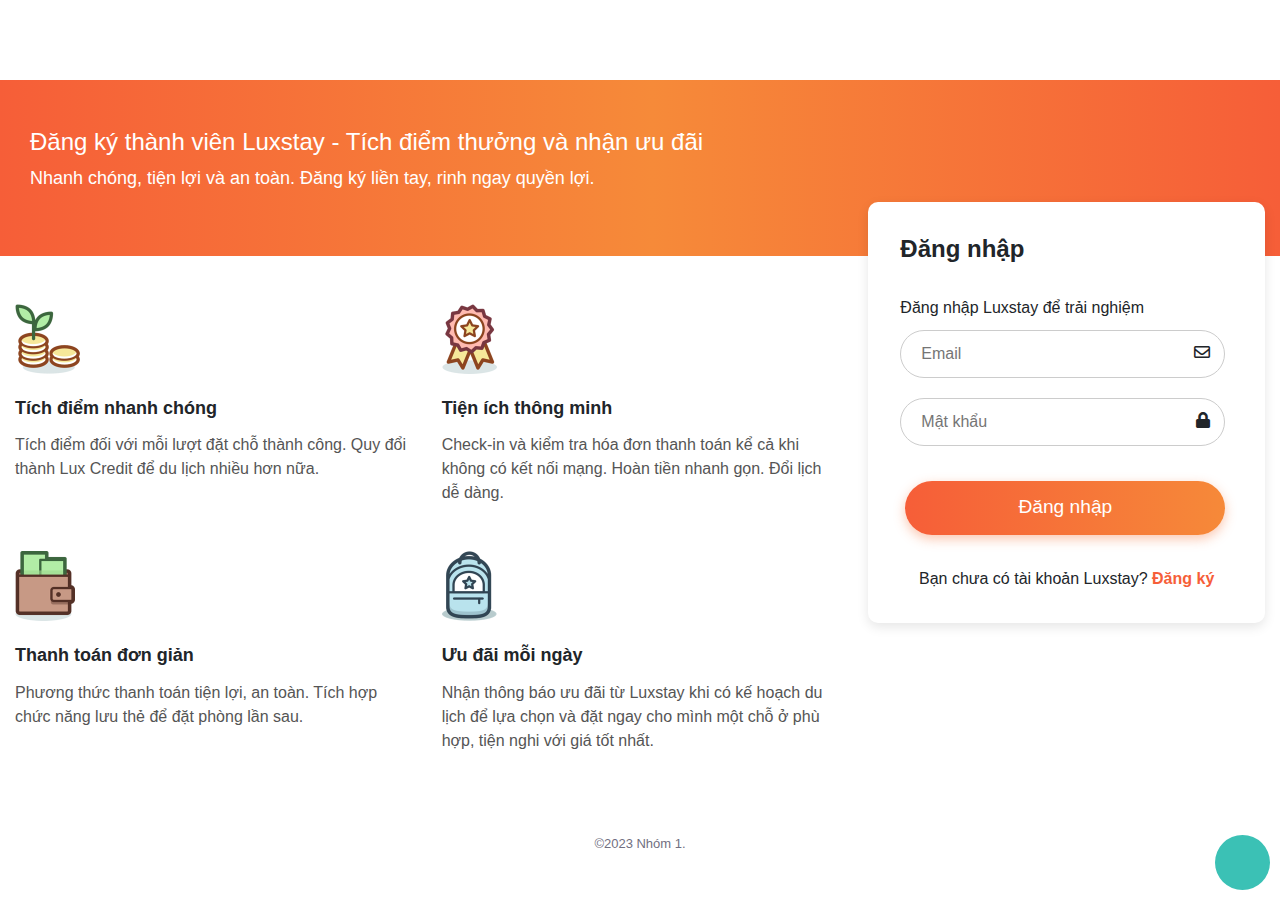
<file: sign-in.html>
<!DOCTYPE html>
<html lang="en">

<head>
    <meta charset="UTF-8">
    <meta http-equiv="X-UA-Compatible" content="IE=edge">
    <meta name="viewport" content="width=device-width, initial-scale=1.0">
    <link rel="shortcut icon" href="./assets/imgs/five-icon.png" type="image/x-icon" sizes="30x30">
    <link rel="stylesheet" href="https://pro.fontawesome.com/releases/v5.10.0/css/all.css">
    <link rel="stylesheet" href="assets/css/bootstrap.css">
    <!-- Css Slider -->
    <link rel="stylesheet" href="./assets/css/slider/owl.carousel.min.css">
    <link rel="stylesheet" href="./assets/css/slider/owl.theme.default.min.css">
    <!-- Css Slider -->
    <link rel="stylesheet" href="./assets/css/style.css">
    <link rel="stylesheet" href="./assets/css/style-sign_up.css">
    <link rel="stylesheet" href="./assets/css/responsive.css">
    <title>LuxStay</title>
</head>

<body>
    <!-- <div class="loader">
        <i class="fal fa-spinner loader-icon"></i>
    </div> -->

    <!-- Start Main -->
    <div class="welcome">
        <div class="container">
            <div class="col-md-7">
                <h3 class="welcome__title">Đăng ký thành viên Luxstay - Tích điểm thưởng và nhận ưu đãi</h3>
                <p class="welcome__desc">Nhanh chóng, tiện lợi và an toàn. Đăng ký liền tay, rinh ngay quyền lợi.</p>
            </div>
        </div>
    </div>
    <div id="main mt-50">
        <div class="container">
            <!-- PC -->
            <div class="row hide hide-ipad">
                <div class="col-md-8">
                    <div class="row">
                        <div class="col-md-6">
                            <div class="media" style="margin-top: 48px;">
                                <img src="./assets/imgs/sign_up/coins@2x.png" width="65" height="70">
                                <h3 class="media__title">Tích điểm nhanh chóng</h3>
                                <p class="media__content">Tích điểm đối với mỗi lượt đặt chỗ thành công. Quy đổi thành
                                    Lux Credit để du lịch nhiều hơn nữa.</p>
                            </div>
                        </div>
                        <div class="col-md-6">
                            <div class="media" style="margin-top: 48px;">
                                <img src="./assets/imgs/sign_up/top-sales@2x.png" width="55" height="70">
                                <h3 class="media__title">Tiện ích thông minh</h3>
                                <p class="media__content">Check-in và kiểm tra hóa đơn thanh toán kể cả khi không có kết
                                    nối mạng. Hoàn tiền nhanh gọn. Đổi lịch dễ dàng.</p>
                            </div>
                        </div>
                        <div class="col-md-6">
                            <div class="media" style="margin-top: 30px;">
                                <img src="./assets/imgs/sign_up/wallet@2x.png" width="60" height="70">
                                <h3 class="media__title">Thanh toán đơn giản</h3>
                                <p class="media__content">Phương thức thanh toán tiện lợi, an toàn. Tích hợp chức năng
                                    lưu thẻ để đặt phòng lần sau.</p>
                            </div>
                        </div>
                        <div class="col-md-6">
                            <div class="media" style="margin-top: 30px;">
                                <img src="./assets/imgs/sign_up/backpack@2x.png" width="55" height="70">
                                <h3 class="media__title">Ưu đãi mỗi ngày</h3>
                                <p class="media__content">Nhận thông báo ưu đãi từ Luxstay khi có kế hoạch du lịch để
                                    lựa chọn và đặt ngay cho mình một chỗ ở phù hợp, tiện nghi với giá tốt nhất.</p>
                            </div>
                        </div>
                    </div>
                </div>
                <div class="col-md-4">
                    <div class="account">
                        <h3 class="account__title"><b>Đăng nhập</b></h3>
                        <div>
                            <div class="input-group__icon ">
                                <div class="input-group">
                                    <span>Đăng nhập Luxstay để trải nghiệm</span>
                                    <form action="" class="">
                                        <div class="input-form">
                                            <input type="email" placeholder="Email" class="input" required>
                                            <i class="far fa-envelope"></i>
                                        </div>
                                        <div class="input-form">
                                            <input type="password" class="input" placeholder="Mật khẩu" required>
                                            <i class="fas fa-lock"></i>
                                        </div>
                                        <button type="submit" class="account__btn btn btn--radius">Đăng
                                            nhập</button>
                                    </form>
                                </div>
                            </div>
                            <div class="account__body">
                                <div class="center-xs">
                                    Bạn chưa có tài khoản Luxstay?
                                    <a href="./sign_up.html">Đăng ký</a>
                                </div>
                            </div>
                        </div>
                    </div>
                </div>
            </div>
            <!-- IPAD -->
            <div class="row hide show-ipad">
                <div class="col-md-7">
                    <div class="row">
                        <div class="col-md-6">
                            <div class="media" style="margin-top: 48px;">
                                <img src="./assets/imgs/sign_up/coins@2x.png" width="65" height="70">
                                <h3 class="media__title">Tích điểm nhanh chóng</h3>
                                <p class="media__content">Tích điểm đối với mỗi lượt đặt chỗ thành công. Quy đổi thành
                                    Lux Credit để du lịch nhiều hơn nữa.</p>
                            </div>
                        </div>
                        <div class="col-md-6">
                            <div class="media" style="margin-top: 48px;">
                                <img src="./assets/imgs/sign_up/top-sales@2x.png" width="55" height="70">
                                <h3 class="media__title">Tiện ích thông minh</h3>
                                <p class="media__content">Check-in và kiểm tra hóa đơn thanh toán kể cả khi không có kết
                                    nối mạng. Hoàn tiền nhanh gọn. Đổi lịch dễ dàng.</p>
                            </div>
                        </div>
                        <div class="col-md-6">
                            <div class="media" style="margin-top: 30px;">
                                <img src="./assets/imgs/sign_up/wallet@2x.png" width="60" height="70">
                                <h3 class="media__title">Thanh toán đơn giản</h3>
                                <p class="media__content">Phương thức thanh toán tiện lợi, an toàn. Tích hợp chức năng
                                    lưu thẻ để đặt phòng lần sau.</p>
                            </div>
                        </div>
                        <div class="col-md-6">
                            <div class="media" style="margin-top: 30px;">
                                <img src="./assets/imgs/sign_up/backpack@2x.png" width="55" height="70">
                                <h3 class="media__title">Ưu đãi mỗi ngày</h3>
                                <p class="media__content">Nhận thông báo ưu đãi từ Luxstay khi có kế hoạch du lịch để
                                    lựa chọn và đặt ngay cho mình một chỗ ở phù hợp, tiện nghi với giá tốt nhất.</p>
                            </div>
                        </div>
                    </div>
                </div>
                <div class="col-md-5">
                    <div class="account">
                        <h3 class="account__title"><b>Đăng nhập</b></h3>
                        <div>
                            <div class="input-group__icon ">
                                <div class="input-group">
                                    <span>Đăng nhập Luxstay để trải nghiệm</span>
                                    <form action="" class="">
                                        <div class="input-form">
                                            <input type="email" placeholder="Email" class="input" required>
                                            <i class="far fa-envelope"></i>
                                        </div>
                                        <div class="input-form">
                                            <input type="password" class="input" placeholder="Mật khẩu" required>
                                            <i class="fas fa-lock"></i>
                                        </div>
                                        <button type="submit" class="account__btn btn btn--radius">Đăng
                                            nhập</button>
                                    </form>
                                </div>
                            </div>
                            <div class="account__body">
                                <div class="center-xs">
                                    Bạn chưa có tài khoản Luxstay?
                                    <a href="./sign_up.html">Đăng ký</a>
                                </div>

                            </div>
                        </div>
                    </div>
                </div>
            </div>
            <!-- TABLET -->
            <div class="row show-tablet">
                <div class="col-md-12 pb-5">
                    <div class="row">
                        <div class="col-md-6">
                            <div class="media" style="margin-top: 48px;">
                                <img src="./assets/imgs/sign_up/coins@2x.png" width="65" height="70">
                                <h3 class="media__title">Tích điểm nhanh chóng</h3>
                                <p class="media__content">Tích điểm đối với mỗi lượt đặt chỗ thành công. Quy đổi thành
                                    Lux Credit để du lịch nhiều hơn nữa.</p>
                            </div>
                        </div>
                        <div class="col-md-6">
                            <div class="media" style="margin-top: 48px;">
                                <img src="./assets/imgs/sign_up/top-sales@2x.png" width="55" height="70">
                                <h3 class="media__title">Tiện ích thông minh</h3>
                                <p class="media__content">Check-in và kiểm tra hóa đơn thanh toán kể cả khi không có kết
                                    nối mạng. Hoàn tiền nhanh gọn. Đổi lịch dễ dàng.</p>
                            </div>
                        </div>
                        <div class="col-md-6">
                            <div class="media" style="margin-top: 30px;">
                                <img src="./assets/imgs/sign_up/wallet@2x.png" width="60" height="70">
                                <h3 class="media__title">Thanh toán đơn giản</h3>
                                <p class="media__content">Phương thức thanh toán tiện lợi, an toàn. Tích hợp chức năng
                                    lưu thẻ để đặt phòng lần sau.</p>
                            </div>
                        </div>
                        <div class="col-md-6">
                            <div class="media" style="margin-top: 30px;">
                                <img src="./assets/imgs/sign_up/backpack@2x.png" width="55" height="70">
                                <h3 class="media__title">Ưu đãi mỗi ngày</h3>
                                <p class="media__content">Nhận thông báo ưu đãi từ Luxstay khi có kế hoạch du lịch để
                                    lựa chọn và đặt ngay cho mình một chỗ ở phù hợp, tiện nghi với giá tốt nhất.</p>
                            </div>
                        </div>
                    </div>
                </div>
                <div class="col-md-12 pt-3">
                    <div class="account">
                        <h3 class="account__title"><b>Đăng nhập</b></h3>
                        <div>
                            <div class="input-group__icon ">
                                <div class="input-group">
                                    <span>Đăng nhập Luxstay để trải nghiệm</span>
                                    <form action="" class="">
                                        <div class="input-form">
                                            <input type="email" placeholder="Email" class="input" required>
                                            <i class="far fa-envelope"></i>
                                        </div>
                                        <div class="input-form">
                                            <input type="password" class="input" placeholder="Mật khẩu" required>
                                            <i class="fas fa-lock"></i>
                                        </div>
                                        <button type="submit" class="account__btn btn btn--radius">Đăng
                                            nhập</button>
                                    </form>
                                </div>
                            </div>
                            <div class="account__body">
                                <div class="center-xs">
                                    Bạn chưa có tài khoản Luxstay?
                                    <a href="./sign_up.html">Đăng ký</a>
                                </div>

                            </div>
                        </div>
                    </div>
                </div>
            </div>
            <!-- MOBILE -->
            <div class="row show">
                <div class="col-md-12">
                    <div class="row">
                        <div class="col-md-6">
                            <div class="media" style="margin-top: 48px;">
                                <img src="./assets/imgs/sign_up/coins@2x.png" width="65" height="70">
                                <h3 class="media__title">Tích điểm nhanh chóng</h3>
                                <p class="media__content">Tích điểm đối với mỗi lượt đặt chỗ thành công. Quy đổi thành
                                    Lux Credit để du lịch nhiều hơn nữa.</p>
                            </div>
                        </div>
                        <div class="col-md-6">
                            <div class="media" style="margin-top: 48px;">
                                <img src="./assets/imgs/sign_up/top-sales@2x.png" width="55" height="70">
                                <h3 class="media__title">Tiện ích thông minh</h3>
                                <p class="media__content">Check-in và kiểm tra hóa đơn thanh toán kể cả khi không có kết
                                    nối mạng. Hoàn tiền nhanh gọn. Đổi lịch dễ dàng.</p>
                            </div>
                        </div>
                        <div class="col-md-6">
                            <div class="media" style="margin-top: 30px;">
                                <img src="./assets/imgs/sign_up/wallet@2x.png" width="60" height="70">
                                <h3 class="media__title">Thanh toán đơn giản</h3>
                                <p class="media__content">Phương thức thanh toán tiện lợi, an toàn. Tích hợp chức năng
                                    lưu thẻ để đặt phòng lần sau.</p>
                            </div>
                        </div>
                        <div class="col-md-6">
                            <div class="media" style="margin-top: 30px;">
                                <img src="./assets/imgs/sign_up/backpack@2x.png" width="55" height="70">
                                <h3 class="media__title">Ưu đãi mỗi ngày</h3>
                                <p class="media__content">Nhận thông báo ưu đãi từ Luxstay khi có kế hoạch du lịch để
                                    lựa chọn và đặt ngay cho mình một chỗ ở phù hợp, tiện nghi với giá tốt nhất.</p>
                            </div>
                        </div>
                    </div>
                </div>
                <div class="col-md-12">
                    <div class="account">
                        <h3 class="account__title"><b>Đăng nhập</b></h3>
                        <div>
                            <div class="input-group__icon ">
                                <div class="input-group">
                                    <span>Đăng nhập Luxstay để trải nghiệm</span>
                                    <form action="" class="">
                                        <div class="input-form">
                                            <input type="email" placeholder="Email" class="input" required>
                                            <i class="far fa-envelope"></i>
                                        </div>
                                        <div class="input-form">
                                            <input type="password" class="input" placeholder="Mật khẩu" required>
                                            <i class="fas fa-lock"></i>
                                        </div>
                                        <button type="submit" class="account__btn btn btn--radius">Đăng
                                            nhập</button>
                                    </form>
                                </div>
                            </div>
                            <div class="account__body">
                                <div class="center-xs">
                                    Bạn chưa có tài khoản Luxstay?
                                    <a href="./sign_up.html">Đăng ký</a>
                                </div>
                            </div>
                        </div>
                    </div>
                </div>
            </div>
        </div>
        <!-- End: Main -->
        <!-- Start: Footer -->
        <div id="footer">
            <div class="container">
                <div id="copyright">
                    <div class="container">
                        <p class="copyright-content">&copy;2023 Nhóm 1.</p>
                    </div>
                </div>
            </div>

            <div class="move-on-top">
                <div class="move-on-top__container">
                    <a href="#"><i class="fas fa-arrow-up move-on-top-btn"></i></a>
                </div>
            </div>
        </div>
        <!-- End: Footer -->

        <!--JS Slider -->
        <script src="./js/slider/jquery.min.js"></script>
        <script src="./js/slider/owl.carousel.js"></script>
        <script src="./js/slider/slider.js"></script>
        <!-- JS -->
        <script src="./js/main.js"></script>
</body>

</html>
</file>
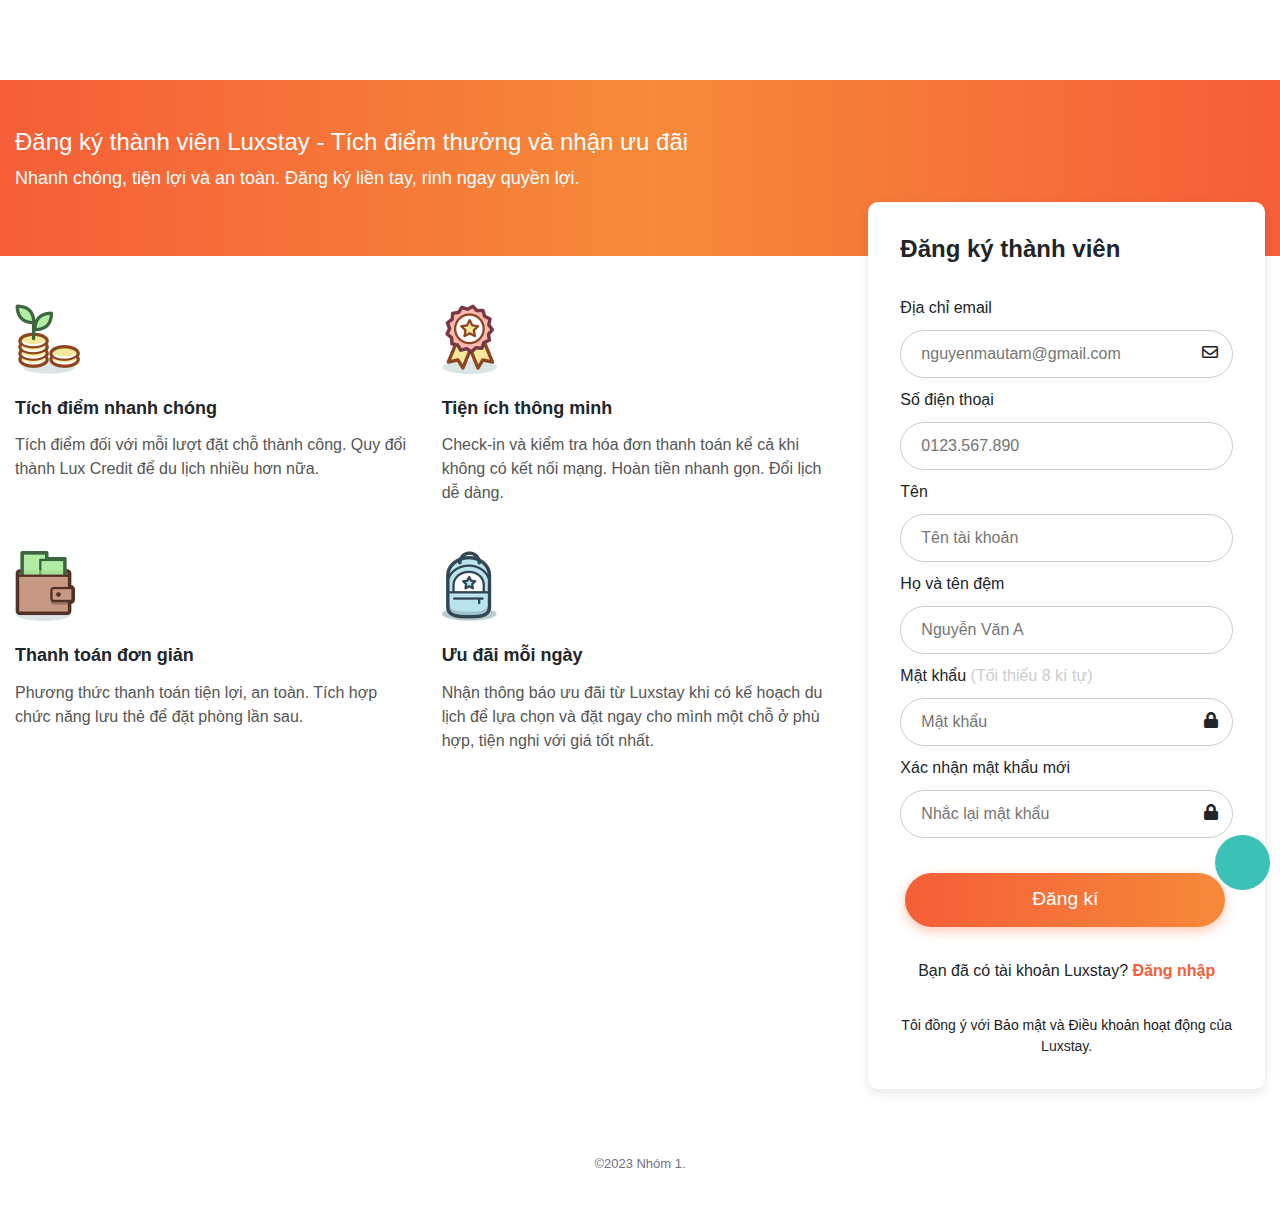
<file: sign_up.html>
<!DOCTYPE html>
<html lang="en">

<head>
    <meta charset="UTF-8">
    <meta http-equiv="X-UA-Compatible" content="IE=edge">
    <meta name="viewport" content="width=device-width, initial-scale=1.0">
    <link rel="shortcut icon" href="./assets/imgs/five-icon.png" type="image/x-icon" sizes="30x30">
    <link rel="stylesheet" href="https://pro.fontawesome.com/releases/v5.10.0/css/all.css">
    <link rel="stylesheet" href="assets/css/bootstrap.css">
    <!-- Css Slider -->
    <link rel="stylesheet" href="./assets/css/slider/owl.carousel.min.css">
    <link rel="stylesheet" href="./assets/css/slider/owl.theme.default.min.css">
    <!-- Css Slider -->
    <link rel="stylesheet" href="./assets/css/style.css">
    <link rel="stylesheet" href="./assets/css/style-sign_up.css">
    <link rel="stylesheet" href="./assets/css/responsive.css">
    <title>LuxStay</title>
</head>

<body>
    <!-- <div class="loader">
        <i class="fal fa-spinner loader-icon"></i>
    </div> -->

    <!-- Start Main -->
    <div class="welcome">
        <div class="container">
            <h3 class="welcome__title">Đăng ký thành viên Luxstay - Tích điểm thưởng và nhận ưu đãi</h3>
            <p class="welcome__desc">Nhanh chóng, tiện lợi và an toàn. Đăng ký liền tay, rinh ngay quyền lợi.</p>
        </div>
    </div>
    <div id="main mt-50">
        <div class="container">
            <!-- PC -->
            <div class="row hide hide-ipad">
                <div class="col-md-8">
                    <div class="row">
                        <div class="col-md-6">
                            <div class="media" style="margin-top: 48px;">
                                <img src="./assets/imgs/sign_up/coins@2x.png" width="65" height="70">
                                <h3 class="media__title">Tích điểm nhanh chóng</h3>
                                <p class="media__content">Tích điểm đối với mỗi lượt đặt chỗ thành công. Quy đổi thành
                                    Lux Credit để du lịch nhiều hơn nữa.</p>
                            </div>
                        </div>
                        <div class="col-md-6">
                            <div class="media" style="margin-top: 48px;">
                                <img src="./assets/imgs/sign_up/top-sales@2x.png" width="55" height="70">
                                <h3 class="media__title">Tiện ích thông minh</h3>
                                <p class="media__content">Check-in và kiểm tra hóa đơn thanh toán kể cả khi không có kết
                                    nối mạng. Hoàn tiền nhanh gọn. Đổi lịch dễ dàng.</p>
                            </div>
                        </div>
                        <div class="col-md-6">
                            <div class="media" style="margin-top: 30px;">
                                <img src="./assets/imgs/sign_up/wallet@2x.png" width="60" height="70">
                                <h3 class="media__title">Thanh toán đơn giản</h3>
                                <p class="media__content">Phương thức thanh toán tiện lợi, an toàn. Tích hợp chức năng
                                    lưu thẻ để đặt phòng lần sau.</p>
                            </div>
                        </div>
                        <div class="col-md-6">
                            <div class="media" style="margin-top: 30px;">
                                <img src="./assets/imgs/sign_up/backpack@2x.png" width="55" height="70">
                                <h3 class="media__title">Ưu đãi mỗi ngày</h3>
                                <p class="media__content">Nhận thông báo ưu đãi từ Luxstay khi có kế hoạch du lịch để
                                    lựa chọn và đặt ngay cho mình một chỗ ở phù hợp, tiện nghi với giá tốt nhất.</p>
                            </div>
                        </div>
                    </div>
                </div>
                <div class="col-md-4 ">
                    <div class="account">
                        <h3 class="account__title"><b>Đăng ký thành viên</b></h3>
                        <div class="input-group__icon ">
                            <div class="input-group">
                                <form action="">
                                    <span>Địa chỉ email</span>
                                    <div class="input-form">
                                        <input type="email" placeholder="nguyenmautam@gmail.com" class="input" required>
                                        <i class="far fa-envelope"></i>
                                    </div>
                                    <span>Số điện thoại</span>
                                        <input type="tel" placeholder="0123.567.890" name="phone" class="input"
                                            pattern="[0-9]{3}-[0-9]{2}-[0-9]{3}" required>
                                    
                                    <span>Tên</span>
                                    <input type="text" placeholder="Tên tài khoản" class="input " required>

                                    <span>Họ và tên đệm</span>
                                    <input type="text" placeholder="Nguyễn Văn A" class="input " required>


                                    <span>Mật khẩu</span>
                                    <span style="color:#ccc;font-weight: 400;">(Tối thiểu 8
                                        kí tự)</span>
                                    <div class="input-form">
                                        <input type="password" class="input " placeholder="Mật khẩu" required>
                                        <i class="fas fa-lock"></i>
                                    </div>
                                    <span>Xác nhận mật khẩu mới</span>
                                    <div class="input-form">
                                        <input type="password" class="input " placeholder="Nhắc lại mật khẩu" required>
                                        <i class="fas fa-lock"></i>
                                    </div>

                                    <button type="submit" class="account__btn btn btn--radius">Đăng kí</button>
                                </form>
                            </div>
                        </div>
                        <div class="account__body">
                            <div class="center-xs">
                                Bạn đã có tài khoản Luxstay?
                                <a href="./sign-in.html">Đăng nhập</a>
                            </div>
                            <div class="caption">Tôi đồng ý với
                                <a href="#" class="bold">Bảo mật</a> và
                                <a href="#" class="bold">Điều khoản hoạt động</a> của Luxstay.
                            </div>
                        </div>
                    </div>
                </div>
            </div>
            <!-- IPAD -->
            <div class="row hide show-ipad">
                <div class="col-md-7">
                    <div class="row">
                        <div class="col-md-6">
                            <div class="media" style="margin-top: 48px;">
                                <img src="./assets/imgs/sign_up/coins@2x.png" width="65" height="70">
                                <h3 class="media__title">Tích điểm nhanh chóng</h3>
                                <p class="media__content">Tích điểm đối với mỗi lượt đặt chỗ thành công. Quy đổi thành
                                    Lux Credit để du lịch nhiều hơn nữa.</p>
                            </div>
                        </div>
                        <div class="col-md-6">
                            <div class="media" style="margin-top: 48px;">
                                <img src="./assets/imgs/sign_up/top-sales@2x.png" width="55" height="70">
                                <h3 class="media__title">Tiện ích thông minh</h3>
                                <p class="media__content">Check-in và kiểm tra hóa đơn thanh toán kể cả khi không có kết
                                    nối mạng. Hoàn tiền nhanh gọn. Đổi lịch dễ dàng.</p>
                            </div>
                        </div>
                        <div class="col-md-6">
                            <div class="media" style="margin-top: 30px;">
                                <img src="./assets/imgs/sign_up/wallet@2x.png" width="60" height="70">
                                <h3 class="media__title">Thanh toán đơn giản</h3>
                                <p class="media__content">Phương thức thanh toán tiện lợi, an toàn. Tích hợp chức năng
                                    lưu thẻ để đặt phòng lần sau.</p>
                            </div>
                        </div>
                        <div class="col-md-6">
                            <div class="media" style="margin-top: 30px;">
                                <img src="./assets/imgs/sign_up/backpack@2x.png" width="55" height="70">
                                <h3 class="media__title">Ưu đãi mỗi ngày</h3>
                                <p class="media__content">Nhận thông báo ưu đãi từ Luxstay khi có kế hoạch du lịch để
                                    lựa chọn và đặt ngay cho mình một chỗ ở phù hợp, tiện nghi với giá tốt nhất.</p>
                            </div>
                        </div>
                    </div>
                </div>
                <div class="col-md-5">
                    <div class="account">
                        <h3 class="account__title"><b>Đăng ký thành viên</b></h3>
                        <div class="input-group__icon ">
                            <div class="input-group">
                                <form action="">
                                    <span>Địa chỉ email</span>
                                    <div class="input-form">
                                        <input type="email" placeholder="nguyenmautam@gmail.com" class="input" required>
                                        <i class="far fa-envelope"></i>
                                    </div>
                                    <span>Số điện thoại</span>
                                        <input type="tel" placeholder="0123.567.890" name="phone" class="input"
                                            pattern="[0-9]{3}-[0-9]{2}-[0-9]{3}" required>
                                    
                                    <span>Tên</span>
                                    <input type="text" placeholder="Tên tài khoản" class="input " required>

                                    <span>Họ và tên đệm</span>
                                    <input type="text" placeholder="Nguyễn Văn A" class="input" required>


                                    <span>Mật khẩu</span>
                                    <span style="color:#ccc;font-weight: 400;">(Tối thiểu 8
                                        kí tự)</span>
                                    <div class="input-form">
                                        <input type="password" class="input " placeholder="Mật khẩu" required>
                                        <i class="fas fa-lock"></i>
                                    </div>
                                    <span>Xác nhận mật khẩu mới</span>
                                    <div class="input-form">
                                        <input type="password" class="input " placeholder="Nhắc lại mật khẩu" required>
                                        <i class="fas fa-lock"></i>
                                    </div>

                                    <button type="submit" class="account__btn btn btn--radius">Đăng kí</button>
                                </form>
                            </div>
                        </div>
                        <div class="account__body">
                            <div class="center-xs">
                                Bạn đã có tài khoản Luxstay?
                                <a href="./sign-in.html">Đăng nhập</a>
                            </div>
                            <div class="caption">Tôi đồng ý với
                                <a href="#" class="bold">Bảo mật</a> và
                                <a href="#" class="bold">Điều khoản hoạt động</a> của Luxstay.
                            </div>
                        </div>
                    </div>
                </div>
            </div>
            <!-- TABLET -->
            <div class="row show-tablet">
                <div class="col-md-12 pb-5">
                    <div class="row">
                        <div class="col-md-6">
                            <div class="media" style="margin-top: 48px;">
                                <img src="./assets/imgs/sign_up/coins@2x.png" width="65" height="70">
                                <h3 class="media__title">Tích điểm nhanh chóng</h3>
                                <p class="media__content">Tích điểm đối với mỗi lượt đặt chỗ thành công. Quy đổi thành
                                    Lux Credit để du lịch nhiều hơn nữa.</p>
                            </div>
                        </div>
                        <div class="col-md-6">
                            <div class="media" style="margin-top: 48px;">
                                <img src="./assets/imgs/sign_up/top-sales@2x.png" width="55" height="70">
                                <h3 class="media__title">Tiện ích thông minh</h3>
                                <p class="media__content">Check-in và kiểm tra hóa đơn thanh toán kể cả khi không có kết
                                    nối mạng. Hoàn tiền nhanh gọn. Đổi lịch dễ dàng.</p>
                            </div>
                        </div>
                        <div class="col-md-6">
                            <div class="media" style="margin-top: 30px;">
                                <img src="./assets/imgs/sign_up/wallet@2x.png" width="60" height="70">
                                <h3 class="media__title">Thanh toán đơn giản</h3>
                                <p class="media__content">Phương thức thanh toán tiện lợi, an toàn. Tích hợp chức năng
                                    lưu thẻ để đặt phòng lần sau.</p>
                            </div>
                        </div>
                        <div class="col-md-6">
                            <div class="media" style="margin-top: 30px;">
                                <img src="./assets/imgs/sign_up/backpack@2x.png" width="55" height="70">
                                <h3 class="media__title">Ưu đãi mỗi ngày</h3>
                                <p class="media__content">Nhận thông báo ưu đãi từ Luxstay khi có kế hoạch du lịch để
                                    lựa chọn và đặt ngay cho mình một chỗ ở phù hợp, tiện nghi với giá tốt nhất.</p>
                            </div>
                        </div>
                    </div>
                </div>
                <div class="col-md-12 pt-3">
                    <div class="account">
                        <h3 class="account__title"><b>Đăng ký thành viên</b></h3>
                        <div class="input-group__icon ">
                            <div class="input-group">
                                <form action="">
                                    <span>Địa chỉ email</span>
                                    <div class="input-form">
                                        <input type="email" placeholder="nguyenmautam@gmail.com" class="input" required>
                                        <i class="far fa-envelope"></i>
                                    </div>
                                    <span>Số điện thoại</span>
                                        <input type="tel" placeholder="0123.567.890" name="phone" class="input"
                                            pattern="[0-9]{3}-[0-9]{2}-[0-9]{3}" required>
                                    
                                    <span>Tên</span>
                                    <input type="text" placeholder="Tên tài khoản" class="input " required>

                                    <span>Họ và tên đệm</span>
                                    <input type="text" placeholder="Nguyễn Văn A" class="input"  required>


                                    <span>Mật khẩu</span>
                                    <span style="color:#ccc;font-weight: 400;">(Tối thiểu 8
                                        kí tự)</span>
                                    <div class="input-form">
                                        <input type="password" class="input " placeholder="Mật khẩu" required>
                                        <i class="fas fa-lock"></i>
                                    </div>
                                    <span>Xác nhận mật khẩu mới</span>
                                    <div class="input-form">
                                        <input type="password" class="input " placeholder="Nhắc lại mật khẩu" required>
                                        <i class="fas fa-lock"></i>
                                    </div>
                                    <div class="center">
                                        <button type="submit" class="account__btn btn btn--radius">Đăng kí</button>
                                    </div>
                                </form>
                            </div>
                        </div>
                        <div class="account__body">
                            <div class="center-xs">
                                Bạn đã có tài khoản Luxstay?
                                <a href="./sign-in.html">Đăng nhập</a>
                            </div>
                            <div class="caption">Tôi đồng ý với
                                <a href="#" class="bold">Bảo mật</a> và
                                <a href="#" class="bold">Điều khoản hoạt động</a> của Luxstay.
                            </div>
                        </div>
                    </div>
                </div>
            </div>
            <!-- MOBILE -->
            <div class="row show">
                <div class="col-md-12">
                    <div class="row">
                        <div class="col-md-6">
                            <div class="media" style="margin-top: 48px;">
                                <img src="./assets/imgs/sign_up/coins@2x.png" width="65" height="70">
                                <h3 class="media__title">Tích điểm nhanh chóng</h3>
                                <p class="media__content">Tích điểm đối với mỗi lượt đặt chỗ thành công. Quy đổi thành
                                    Lux Credit để du lịch nhiều hơn nữa.</p>
                            </div>
                        </div>
                        <div class="col-md-6">
                            <div class="media" style="margin-top: 48px;">
                                <img src="./assets/imgs/sign_up/top-sales@2x.png" width="55" height="70">
                                <h3 class="media__title">Tiện ích thông minh</h3>
                                <p class="media__content">Check-in và kiểm tra hóa đơn thanh toán kể cả khi không có kết
                                    nối mạng. Hoàn tiền nhanh gọn. Đổi lịch dễ dàng.</p>
                            </div>
                        </div>
                        <div class="col-md-6">
                            <div class="media" style="margin-top: 30px;">
                                <img src="./assets/imgs/sign_up/wallet@2x.png" width="60" height="70">
                                <h3 class="media__title">Thanh toán đơn giản</h3>
                                <p class="media__content">Phương thức thanh toán tiện lợi, an toàn. Tích hợp chức năng
                                    lưu thẻ để đặt phòng lần sau.</p>
                            </div>
                        </div>
                        <div class="col-md-6">
                            <div class="media" style="margin-top: 30px;">
                                <img src="./assets/imgs/sign_up/backpack@2x.png" width="55" height="70">
                                <h3 class="media__title">Ưu đãi mỗi ngày</h3>
                                <p class="media__content">Nhận thông báo ưu đãi từ Luxstay khi có kế hoạch du lịch để
                                    lựa chọn và đặt ngay cho mình một chỗ ở phù hợp, tiện nghi với giá tốt nhất.</p>
                            </div>
                        </div>
                    </div>
                </div>
                <div class="col-md-12">
                    <div class="account">
                        <h3 class="account__title"><b>Đăng ký thành viên</b></h3>
                        <div class="input-group__icon ">
                            <div class="input-group">
                                <form action="">
                                    <span>Địa chỉ email</span>
                                    <div class="input-form">
                                        <input type="email" placeholder="nguyenmautam@gmail.com" class="input" required>
                                        <i class="far fa-envelope"></i>
                                    </div>
                                    <span>Số điện thoại</span>
                                        <input type="tel" placeholder="0123.567.890" name="phone" class="input"
                                            pattern="[0-9]{3}-[0-9]{2}-[0-9]{3}" required>
                                    
                                    <span>Tên</span>
                                    <input type="text" placeholder="Tên tài khoản" class="input " required>

                                    <span>Họ và tên đệm</span>
                                    <input type="text" placeholder="Nguyễn Văn A" class="input" required>


                                    <span>Mật khẩu</span>
                                    <span style="color:#ccc;font-weight: 400;">(Tối thiểu 8
                                        kí tự)</span>
                                    <div class="input-form">
                                        <input type="password" class="input " placeholder="Mật khẩu" required>
                                        <i class="fas fa-lock"></i>
                                    </div>
                                    <span>Xác nhận mật khẩu mới</span>
                                    <div class="input-form">
                                        <input type="password" class="input " placeholder="Nhắc lại mật khẩu" required>
                                        <i class="fas fa-lock"></i>
                                    </div>

                                    <button type="submit" class="account__btn btn btn--radius">Đăng kí</button>
                                </form>
                            </div>
                        </div>
                        <div class="account__body">
                            <div class="center-xs">
                                Bạn đã có tài khoản Luxstay?
                                <a href="./sign-in.html">Đăng nhập</a>
                            </div>
                            <div class="caption">Tôi đồng ý với
                                <a href="#" class="bold">Bảo mật</a> và
                                <a href="#" class="bold">Điều khoản hoạt động</a> của Luxstay.
                            </div>
                        </div>
                    </div>
                </div>
            </div>
        </div>
    </div>
    <!-- End: Main -->
    <!-- Start: Footer -->
    <div id="footer">
        <div class="container">
            <div id="copyright">
                <div class="container">
                    <p class="copyright-content">&copy;2023 Nhóm 1.</p>
                </div>
            </div>
        </div>

        <div class="move-on-top">
            <div class="move-on-top__container">
                <a href="#"><i class="fas fa-arrow-up move-on-top-btn"></i></a>
            </div>
        </div>
    </div>
    <!-- End: Footer -->

    <!--JS Slider -->
    <script src="./js/slider/jquery.min.js"></script>
    <script src="./js/slider/owl.carousel.js"></script>
    <script src="./js/slider/slider.js"></script>
    <!-- JS -->
    <script src="./js/main.js"></script>
</body>

</html>
</file>
<file: assets/css/style.css>
*{
    margin: 0;
    padding: 0;
    box-sizing: border-box;
}

:root{
    --gray-color: #F5F5F5;
    --dark-color: #555555;
    --tomato-color: tomato;
}
/* Loader Page */
.loader{
    position: fixed;
    top: 0;
    left: 0;
    right: 0;
    background: #ffffff;
    bottom: 0;
    z-index: 999;
    display: flex;
    justify-content: center;
    align-items: center;
}

.loader-icon{
    font-size: 70px;
    color: #16A596;
    animation: loader 1s ease-in-out infinite;
}

@keyframes loader{
    from{
        transform: rotate(0deg);
    }
    to{
        transform: rotate(360deg);
    }
}
/* Start: Header */
#header{
    height: 80px;
    position: fixed;
    top: 0;
    right: 0;
    left: 0;
    z-index: 2;
    border-bottom: 1px solid #f2f2f2;
    background-color: #fff;
}

.header__container{
    display: flex;
    align-items: center;
    height: 100%;
}

.header__logo-pc-svg{
    width: 244px;
    height: 50px;
}

.header__logo-mobile-svg{
    width: 230px;
}

.header__logo-mobile-svg:hover,
.header__logo-pc-svg:hover{
    fill: var(--tomato-color);
    transition: .2s ease-in;
}

.header__search{
    flex: 1;
    height: 48px;
    display: flex;
    align-items: center;
    margin-left: 16px;
    border-radius: 5px;
    box-shadow: 1px 1px 4px rgb(0 0 0 / 20%);
    position: relative;
}

.header__search-inputs{
    display: flex;
    align-items: center;
    position: relative;
    height: 100%;
    font-size: 14px;
    flex: 1;
}

.header__search-icon{
    position: absolute;
    top: 2px;
    color: #423F3E;
    height: 100%;
    width: 36px;
    display: flex;
    justify-content: center;
    align-items: center;
}

.header__search-input{
    padding-left: 36px;
    padding-right: 10px;
    height: 100%;
    width: 100%;
    font-weight: 600;
    border: none;
    border-radius: 5px;
}

.header__search-input:focus{
    outline: 1px solid #ccc;
}
/* SEARCH SUGGEST */
.header__search-suggest{
    position: absolute;
    width: 100%;
    top: 110%;
    border: 1px solid var(--gray-color);
    background-color: #fff;
    border-radius: 5px;
    box-shadow: 1px 1px 4px rgb(0 0 0 / 20%);
    display: none;
}

.search__suggest-heading{
    padding-top: 16px;
    text-align: center;
    font-weight: 500;
}

.search__suggest-list{
    margin-top: 16px;
    overflow-y: auto;
}

.search__suggest-item{
    list-style: none;
    padding: 8px 16px;
    display: flex;
    cursor: pointer;
}

.search__suggest-item:hover{
    color: var(--tomato-color);
    background: #FDF6F0;
    transition: .3s linear;
}

.search__suggest-item.active{
    color: var(--tomato-color);
    background: #FDF6F0;
}

.search__suggest-thumbnail{
    width: 48px;
    height: 48px;
}

.search__suggest-thumbnail-img{
    width: 100%;
    height: 100%;
    border-radius: 5px;
}

.search__suggest-content{
    padding-left: 16px;
}

.search__suggest-title{
    margin-bottom: 0;
    font-size: 15px;
    font-weight: 500;
}

/*  */

.header__search-options{
    display: flex;
    align-items: center;
    font-size: 14px;
    font-weight: 500;
    height: 100%;
}

.header__search-options-item{
    display: flex;
    align-items: center;
    padding: 0 30px;
    position: relative;
    height: 100%;
    cursor: pointer;
}

.header__search-options-item::before{
    content: '';
    position: absolute;
    width: 1px;
    height: 80%;
    background: #f2f2f2;
    left: 0;
}

.header__search-options-icon{
    width: 20px;
}

.header__search-submit{
    margin-right: 6px;
}

.header__search-submit-btn{
    background: var(--dark-color);
    border: none;
    padding: 5px 18px;
    border-radius: 4px;
    color: #fff;

}

.header__search-submit-btn:focus{
    outline: none;
}

/*  */
.header__nav{
    flex: 1;
}

.header__nav-list{
    display: flex;
    align-items: center;
    justify-content: flex-end;
    margin-bottom: 0;
}

.header__nav-item{
    list-style: none;
    position: relative;
}

.header__nav-link{
    padding: 10px 15px;
    color: #000;
    font-size: 14px;
    font-weight: 500;
}

.host::after{
    position: absolute;
    content: '';
    right: 5px;
    width: 5px;
    height: 5px;
    background: var(--tomato-color);
    border-radius: 50%;
}

.header__nav-language{
    display: flex;
    align-items: center;
    background-color: var(--gray-color);
    padding: 4px 8px;
    border-radius: 50px;
    cursor: pointer;
}
.header__nav-language-img{
    height: 20px;
}

.header__nav-language-name{
    margin-bottom: 0px;
    font-size: 15px;
    font-weight: 500;
    padding: 0px 8px;
}
/*  */
.change__languages{
    position: absolute;
    width: 468px;
    background: #fff;
    border: 1px solid #ddd;
    right: 0;
    top: 140%;
    border-radius: 4px;
    box-shadow: rgb(0 0 0 / 20%) 1px 1px 4px;
    transition: .3s ease-out;
    display: none;
}
.change__languages.show{
    display: block;
}

.change__languages-container{
    display: flex;
    
}

.change__languages-container::before{
        position: absolute;
        content: '';
        width: 16px;
        height: 16px;
        top: -9px;
        right: 18px;
        border-top: 1px solid #ddd;
        border-right: 1px solid #ddd;
        border-radius: 2px;
        background: white;
        transform: rotate(-45deg);
}
.change__languages-list{
    width: 50%;
    font-size: 15px;
    font-weight: 400;
    margin: 10px 0;
}

.change__languages-list.space-line::before{
    position: absolute;
    content: '';
    width: 1px;
    height: 90%;
    top: 5px;
    background-color: #ddd;
}

.change__languages-item{
    list-style: none;
    padding: 12px 16px;
    cursor: pointer;
}

.change__languages-item:hover{
    color: var(--tomato-color);
    transition: .3s linear;
}

.change__languages-vi{
    display: flex;
    align-items: center;
}

.change__languages-vi-name{
    margin-bottom: 0;
    padding: 0 10px;
}

.change__languages-vi span{
    font-size: 13px;
    padding-left: 5px;
}

/* Nav Mobile */
.nav__mobile-btn{
    margin-left: 20px;
    flex: 1;
    display: none;
}

.nav__mobile--show-btn{
    height: 48px;
    padding: 0 10px;
    background: #fff;
    border: 1px solid #f5f4f466;
    display: flex;
    align-items: center;
    float: right;
}

.nav__mobile--show-btn:focus{
    outline: none;
}

.nav__mobile--show-icon{
    font-size: 24px;
    font-weight: 400;
}

.nav_overlay{
    position: fixed;
    top: 0;
    right: 0;
    bottom: 0;
    left: 0;
    background: rgba(0, 0, 0, 0.3);
    display: none;
    animation: fadeIn linear 0.2s;
}

.show-overlay{
    display: block;
}

@keyframes fadeIn{
    from{
        opacity: 0;
    }
    to{
        opacity: 1;
    }
}

.nav__mobile{
    position: fixed;
    top: 0;
    bottom: 0;
    right: 0;
    width: 320px;
    max-width: 100%;
    background: #fff;
    transform: translateX(100%);
    opacity: 0;
    border: 1px solid var(--gray-color);
    transition: transform linear 0.4s, opacity linear 0.3s;
}

.show-nav__mobile{
    transform: translateX(0);
    opacity: 1;
}

.nav__mobile-close{
    position: absolute;
    right: 0;
    top: 0;
    cursor: pointer;
}

.nav__mobile-close-icon{
    font-size: 30px;
    padding: 20px;
}

.nav__mobile-list{
    margin-top: 30px;
}

.nav__mobile-item{
    padding: 20px 30px;
    list-style: none;
}

.nav__mobile-link:hover{
    color: var(--tomato-color);
}

.nav__mobile-link{
    color: #000;
    font-size: 16px;
    position: relative;
}

.nav__mobile-link-host{
    padding-left: 20px;
    font-weight: 500;
}

.nav__mobile-link-host::after{
    position: absolute;
    content: '';
    right: -10px;
    width: 5px;
    height: 5px;
    background: var(--tomato-color);
    border-radius: 50%;
}

.nav__mobile-language{
    display: flex;
    align-items: center;
    position: relative;
    background: var(--gray-color);
    padding: 12px 10px;
    border-radius: 50px;
    cursor: pointer;
}

.nav__mobile-language-img{
    width: 22px;
}

.nav__mobile-language-name{
    margin-bottom: 0;
    padding: 0 8px;
}

.nav__mobile-language-icon{
    font-size: 24px;
    position: absolute;
    right: 10px;
}
/*Mobile Chang languages */
.mobile__language{
    position: absolute;
    width: 92%;
    top: 110%;
    display: none;
}
.show-language{
    display: block;
}
.mobile__language::before{
    position: absolute;
    content: '';
    width: 16px;
    height: 16px;
    top: -8px;
    right: 18px;
    border-top: 1px solid #ddd;
    border-right: 1px solid #ddd;
    border-radius: 2px;
    background: white;
    transform: rotate(-45deg);
}

.mobile__language-list{
    border-radius: 1px;
    border :1px solid rgb(0 0 0 / 14%);
    font-size:  15px;
    font-weight: 400;
}

.mobile__language-item{
    list-style: none;
}

/* End: Header */


/* Start Slider */
#slider{
    margin-top: calc(80px + 45px);
}

.owl-dots{
    position: absolute;
    right: 30px;
    bottom: 5px;
}

.owl-dot:focus{
    outline: none;
}

#slider img{
    width: 100%;
    height: 100%;
    border-radius: 20px;
}
/* End Slider */

/* Start: Main */
/* Start Content */
#main{
    padding-top: 45px;
    padding-bottom: 45px;
    color: #222222;
}

.content__welcome-heading{
    font-weight: bold;
}

.content__container{
    margin-top: 45px;
}

.content-title{
    margin-bottom: 0;
    font-size: 24px;
    font-weight: bold;
}

.content-description{
    text-align: justify;
    text-align: justify;
    line-height: 1.8;
    margin-top: 12px;
}

.content__welcome-link{
    color: #222222;
    text-decoration: underline;
}

.content__welcome-link:hover{
    color: var(--tomato-color);
    transition: .3s linear;
}

.content__slider-item{
    height: 300px;
    position: relative;
}

.content__slider-img{
    width: 100%;
    height: 100%;
    border-radius: 3px;
    object-fit: cover;
}

.content__slider-img:hover{
    filter: blur(1px);
    transform: scale(1.005);
}

.owl-nav {
    position: absolute;
    width: 100%;
    top: 50%;
    transform: translateY(-50%);
    color: #fff;
    display: flex;
    justify-content: space-between;
}

.owl-nav button.owl-prev{
    width: 50px;
    height: 50px;
    background: #fff !important;
    border-radius: 100%;
    margin-left: -20px;
    display: flex;
    align-items: center;
    justify-content:center;
    border: 1px solid #ddd !important;
}

.owl-nav button.owl-next{
    width: 50px;
    height: 50px;
    background: #fff !important;
    border-radius: 100%;
    margin-right: -20px;
    display: flex;
    align-items: center;
    justify-content:center;
    border: 1px solid #D6D2C4 !important;
}
.owl-nav button.owl-prev:focus,
.owl-nav button.owl-next:focus{
    outline: none;
}

.owl__nav-icon{
    font-size: 25px;
    font-weight: 300;
    color: #555;
}

.content__slider-name{
    position: absolute;
    top: 0;
    left: 0;
    color: #fff;
    width: 100%;
    height: 100%;
}

.content__slider-heading{
    font-size: 25px;
    font-weight: bold;
    padding-left: 16px;
    padding-top: 90%;
}
.content__slider-description{
    font-weight: 400;
    padding-left: 16px;
}

.content__promotion-img{
    width: 100%;
    height: 100%;
    border-radius: 10px;
}

#suggest-slider >.owl-nav {
    position: absolute;
    width: 100%;
    top: 30%;
    transform: translateY(-35%);
    color: #fff;
    display: flex;
    justify-content: space-between;
}
.content__suggest-item{
    color: #222222;
    margin-top: 10px;
}

.content__suggest-item-link{
    color: #222222;
}

.content__suggest-heading{
    text-transform: uppercase;
    font-size: 13px;
    font-weight: 500;
    margin-bottom: 0;
}

.content__suggest-description{
    margin-top: 10px;
}

.content__suggest-description:hover{
    color: var(--tomato-color);
    transition: .3s linear;
}

.explore__slider-item{
    position: relative;
    height: 230px;
}

.explore__slider-item::after{
    position: absolute;
    content: '';
    height: 50%;
    width: 100%;
    bottom: 0;
    background-image: linear-gradient(0deg, rgb(0 0 0 / 35%), transparent);
}

.explore__slider-name{
    position: absolute;
    top: 30px;
    left: 50%;
    transform: translateX(-50%);
    background: rgb(0 0 0 / 23%);
    border-radius: 50px;
    padding: 3px 28px;
    font-size: 12px;
    font-weight: 500;
    color: #fff;
    letter-spacing: 1px;
    text-transform: uppercase;
    cursor: pointer;
    text-align: center;
}

.explore__slider-name:hover{
    background: rgb(0 0 0 / 50%);
}

.explore__slider-description{
    position: absolute;
    bottom: 0;
    color: #fff;
    left: 20px;
    font-weight: 500;
    font-size: 17px;
    z-index: 1;
}

/* End Content */

/* End: Main */

/* Start: Download App */
.download__app{
    border-bottom: 1px solid var(--gray-color);
    padding-bottom: 45px;
}

.download__app-introduce,
.download__app-picture{
    margin-top: 16px;
}

.download__app-logo-svg{
    width: 343px;
    max-width: 100%;
}

.download__app-content{
    margin-top: 16px;
}

.download__app-content-heading{
    font-weight: 700;
}

.download__app-content-description{
    margin-top: 30px;
    text-align: justify;
}

.download__app-by-image{
    margin-top: 45px;
}

.download__app-qrcode{
    display: flex;
    justify-content: center;
    align-items: center;
}

.download__app-qrcode-img{
    width: 180px;
    height: 180px;
    border: 1px solid #ccc;
    padding: 10px;
}

.download__app--app{
    height: 100%;
    display: flex;
    align-items: center;
    flex-direction: column;
}

.download__app-by-store{
    display: inline-block;
    padding-top: 14px;
}

.download__app-by-store-img{
    width: 138px;
}

.download__app-image{
    width: 100%;
}

/* End: Download App */

/* Start: Footer */
#footer{
    margin: 45px 0;
}

.contact-item{
    display: flex;
    align-items: center;
    margin-top: 20px;
}

.contact-icon{
    font-size: 30px;
    width: 45px;
    display: flex;
    justify-content: center;
    align-items: center;
    height: 45px;
    background: rgb(0 0 0 / 3%);
    border-radius: 100%;
}

.contact__content{
    margin-left: 6px;
}

.contact__content-title{
    margin-bottom: 0;
    font-size: 14px;
    font-weight: 700;
    padding-bottom: 5px;
}


.contact__content-link{
    color: #222;
    display: block;
    line-height: 1.4;
    font-size: 13px;
    font-weight: 400;
}

.contact__content-link:hover{
    color: var(--tomato-color);
    transition: .2s linear;
}
/*  */
.footer__content-heading{
    font-size: 14px;
    font-weight: bold;
}

.footer__content-list{
    list-style: none;
}

.footer__content-item{
    padding: 5px 0;
    font-weight: 400;
}

.footer__content-link{
    color: #222;
    font-size: 14px;
}

.footer__content-link:hover{
    color: var(--tomato-color);
    transition: .2s linear;
}

.app-download-qrcode{
    width: 80px;
    height: 80px;
    padding: 8px;
    border: 1px solid #ccc;
}

.app-download-store + .app-download-store{
    margin-top: 10px;
}

.app-download-store-img{
    width: 100px;
    max-width: 100%;
    text-align: center;
}
/*  */
#social{
    padding: 45px 0;
    border-bottom: 1px solid var(--gray-color);
}

.social-item{
    margin-top: 16px;
}

.business-partner,
.payment-methods{
    display: flex;
}

.business-item{
    margin-top: 15px;
}

.business-item + .business-item{
    padding-left: 16px;
}
.business-img{
    width: 100px;
}
.social-network{
    display: flex;
    align-items: center;
}
.social-icon{
    display: flex;
    align-items: center;
    justify-content: center;
    width: 30px;
    height: 30px;
    color: #fff;
    background: rgb(0 0 0 / 70%);
    margin: 0 5px;
    border-radius: 100%;
}

.social-icon:hover{
    background: rgb(0 0 0 / 80%);
}

#copyright{
    padding-top: 20px;
}

.author-copyright,
.copyright-content{
    font-size: 13px;
    color: #716F81;
    font-weight: 400;
    text-align: center;
    margin-bottom: 8px;
}

.author-copyright{
    margin-top: 30px;
}
.author-copyright a{
    text-decoration: underline;
    color: #716F81;
}

.move-on-top{
    position: fixed;
    right: 10px;
    bottom: 10px;
    z-index: 10;
}

.move-on-top-btn{
    width: 55px;
    height: 55px;
    background: rgb(59 193 181);
    display: flex;
    align-items: center;
    justify-content: center;
    border-radius: 100%;
    font-size: 24px;
    font-weight: 400;
    color: #fff;
}
/* TODO: Booking */


.filter{
    padding:20px 0; 
    margin-top:35px;
}
.filter-search{
    list-style-type: none;
    display:flex;
}
.filter-search a{
    margin-right:12px;
    padding:7px 11px;
    border:1px solid #eee;
    border-radius: 5px;
    color:#000;
    font-size: 14px;
    font-weight: 500;
}
.filter-search a:hover{
    color: #fff;
    border-color: #f65e39;
    background-color: #f65e39;
    transition: 0.4s;
}
.attention-location{
    opacity: 0.8;
    padding:20px 0;
}
/* header-wrapper */
.header-wrapper{
    display:flex;
    width:1260px;
}
/* select-box */
.select-box {
    cursor: pointer;
    position : relative;
    width:250px;
    margin-left:790px;
  }
  .select,
  .label {
    display: block;
    font: 400 17px/2em 'Source Sans Pro', sans-serif;
    border-radius: 5px;
    color:#555;
}
  
  .select {
    width: 100%;
    position: absolute;
    top: 0;
    padding: 5px 0;
    height: 40px;
    opacity: 0;
    -ms-filter: "progid:DXImageTransform.Microsoft.Alpha(Opacity=0)";
    background: none transparent;
    border: 0 none;
  }
  .select-box1 {
    background: #fff;
    border:1px solid #ccc;

  }
  
  .label {
    position: relative;
    padding: 5px 10px;
    cursor: pointer;
  }
  .open .label::after {
     content: "▼";
     transition: 0.4s;
    transform: rotateX(180deg);
  }
  .label::after {
    transition: 0.4s;
    content: "▼";
    font-size: 12px;
    position: absolute;
    right: 0;
    top: 0;
    padding: 5px 15px;
  }
.img-apartment{
    width:273px;
    border-radius: 5px;
}
.card-apartment-body{
    
}
.card-apartment-body span{
    font-size: 14px;
    color:#777;
}
.name-apartment{
    display:flex;
}
.name-apartment i{
    padding: 0 10px;
    background-image: linear-gradient(to right, #fa709a 0%, #fee140 100%);
    -webkit-background-clip: text;
    -webkit-text-fill-color: transparent;
}
.name-apartment h5{
    font-size: 16px;
    color: #000;
    opacity: 0.7;
}
.pro-apartment{
    display:flex;
}
.yelow-star i{
    padding-left:40px;
    background-image: linear-gradient(to right, #f83600 0%, #f9d423 100%);
    -webkit-background-clip: text;
    -webkit-text-fill-color:transparent;
}
/* blog */
.sticky{
    position: sticky;
    top:-500px;
    margin-bottom: 200px;
    background-color: #fff;
}
.pos-ab{
    position: relative;
}
.mt-35{
    margin-top:35px;
}

/*  */
.content__description{
    color:#777
}
.content__posted{
    font-size: 13px;
    padding:10px 0;
}

.content__picture img{
    width:100%;
}
/*  */
.content__detail-header{
    padding-top:20px;
}
.content__post-gist{
    padding-top:20px;
    font-weight: 400;
}
.content__detail-body p{
    color:#000;
    line-height: 30px;
}
.content__detail-body img{
    width:100%;
}
.content__homestay{
    padding-top:20px;
}
.content__homestay p{
    padding-top:10px;
    line-height: 30px;
}
.content__homstay-advertisement img{
    width:100%;
}
.content__homstay-advertisement li{
    line-height: 30px;
}
.content__homstay-advertisement a:hover{
    text-decoration: underline;
}
/*  */
.content__list-nav-title{
    background-color: #000;
    color:#fff;
    padding:5px 0;
    width:180px;
    text-align: center;
    font-weight: 500;
}
/*  */
.content__list-nav ul{
    list-style-type: none;
    border-top:1px solid #000;
    width:400px;
}
.content__list-nav li{
    padding:10px 0;
}
.content__list-nav .row{
    height:68px;
}
.content__list-nav .row img{
    height:100%;
    width:100%;
}
.card-list-nav-title{
    line-height: 20px;
    color:#000;
    font-weight: 500;
}
.card-list-nav-title:hover{
    color:#4db2ec;
    transition: 0.1s;
    list
}
.bb-1{
    border-bottom:1px dashed #eee;
}
.fs-14{
    font-size: 14px;
}
</file>
<file: assets/css/responsive.css>
/* Mobile: width < 740px <=> 46.1875em */
/* Tablet: width >= 740px and width < 1024px  <=> 63.9375em */
/* PC: width >= 1024px */


/* Mobile: width < 740px */
@media screen and (max-width: 46.1875em) {
    .hide {
        display: none !important;
    }
    .show {
        display: block !important;
    } 
    #logo-pc{
        display: none;
    }
    #logo-mobile{
        display: block;
    }
    .header__search{
        display: none;
    }
    .header__search-options-item{
        display: none;
    }
    .account {
        margin-top: 32px;
    }
    .header__nav{
        display:none;
    }
    .nav__mobile-btn{
        display: block;
    }
    .download__app-by-image{
        display: none;
    }
    .top-homstay,
    .favorite-space,
    .about-me,
    .app-download{
        display: none;
    }

    .owl-nav button.owl-prev,
    .owl-nav button.owl-next{
        width: 40px;
        height: 40px;
    }
    .owl-nav button.owl-prev{
        margin-left: -15px;
    }
    .owl-nav button.owl-next{
        margin-right: -15px;
    }
}
/* IPAD PRO */
@media only screen and (width: 1024px) {
    .show-ipad {
        display: flex !important;
    }
    .hide-ipad {
        display: none !important;
    }
    .account {
        width: 100%;
    }
}

/* Tablet: width >= 740px and width < 1024px*/
@media screen and (min-width: 46.1875em) and (max-width: 63.9375em) {
    .hide {
        display: none !important;
    }
    .show-tablet {
        display: block !important;
    }
    .header__search{
        flex: none;
    }

    .header__nav{
        display:none;
    }
    .nav__mobile-btn{
        display: block;
    }
    .download__app-by-image{
        display: none;
    }
    .app-download-qrcode{
        display: none
    }
    .app-download-store{
        text-align: center;
    }

}

/* PC: width >= 1024px */
@media screen and (min-width: 64em) {

}
</file>
<file: assets/css/style-cart.css>
.content__nav-list{
    display: flex;
}
.content__nav-list li{
    list-style-type: none;
    padding:20px 15px;
    font-size:17px;
}
.content__nav-list li a{
    color:#000;
    transition:0.3s;
}
.content__nav-list li a:hover{
    color:#f65e39;
}
.content__title-product{
    width:80%;
    padding-bottom: 40px;
}
.content__title-product h2{
    font-weight:bold;
}
.content__title-product ul{
    list-style-type: none;
}
.content__title-product ul li i{
    padding: 0 20px 10px 0;
    font-size:22px;
    opacity:0.7;
}
.content__title-product ul li span{
    font-weight:500;
}
.accommodation{
    padding-top:50px;
    padding-bottom:10px;
    font-weight:bold;
}
.list{
    height:130px;
}
.list--3 li span {
    margin-left: .75rem;
}
.mt--12{
    width: 200px;
    vertical-align: middle;
    position: relative;
}
.room-prices{
    width:678px;
    list-style-type: none;
}
.room-prices li{
    padding:10px 0;
}
.cart{
    margin-top:80px;
    border:1px solid #eee;
    position: relative;
    border-radius: 5px ;
    background-color: #fff;
}
.prices{
    padding-top:20px;
}
.time input{
    margin-bottom:20px;
}
.input{
    width:350px;
    padding:10px;
    height:42px;
    outline:none;
    border: 1px solid #eee;
    border-radius: 5px;
}
.input:focus{
    outline: none;
    border-color: #f65e39;
    box-shadow: 0 0 5px 0 rgb(246 94 57 / 50%);
}
.bold{
    font-weight: bold;
    font-size: 32px;
}
.p--small{
    font-size: 14px;
}
.price-service{
    height:80px;
}
.order{
    position: relative;
    margin-bottom: 20px;
    width: 350px;
    padding:10px 15px;
    background-image : linear-gradient(90deg,#f65e38 0,#f68a39 51%,#f65e38);top: 0px;
    border-radius: 10px;
    box-shadow: 0 4px 12px 0 rgb(246 116 57 / 40%);
    background-size: 200% auto;
    transition: 0.3s;
}
.order:hover{
    background-position: 100%;
}
.advise{
    margin-top:20px;
    padding:20px 0 0 10px;
    border:1px solid #eee;
    position: relative;
    border-radius: 5px ;
    background-color: #fff;
    display: block;
}
.advise span{
    font-size:12px;
}
.gest{
    padding-top:20px;
}
.gest input{
    margin-bottom: 10px;
}
.advise button{
    margin-bottom: 20px;
    width: 350px;
    padding:10px 15px;
    border-radius: 5px;
    color: #fff;
    background-color: #000;
    font-weight: bold;
    border:none;
    transition:0.35s;
}
.advise button:hover{
    background-color: #f65e38;
}
.sticky-1{
    position: sticky;
    top:100px;
}
</file>
<file: assets/css/style-sign_up.css>
/*#endregion */
.show {
    display: none !important;
  }
  .show-flex {
    display: none !important;
  }
  
  #show-mobile {
    display: none !important;
  }
  
  #show-mobile-flex {
    display: none !important;
  }
  
  .show-ipad {
    display: none !important;
  }
  .show-tablet {
    display: none !important;
  }
  
.input-group__label {
    position: relative;
}
.bold, .coupon__action, .coupon__code {
    font-weight: 700;
}
.is-block {
    display: block;
}
label {
    cursor: default;
}

.welcome{
    background: linear-gradient(90deg,#f65e38 0,#f68a39 51%,#f65e38);
    padding: 48px 0;
    color: #fff;
    margin-top:80px;
}
.welcome__title{
    font-size: 1.5rem;
}
.welcome__desc{
    font-size: 1.125rem;
}
.btn--radius, .btn--radius:before {
    border-radius: 3rem;
}
.btn-grad--primary {
    background-image: linear-gradient(90deg,#f65e38 0,#f68a39 51%,#f65e38);
    background-size: 200% auto;
}
.account__body>* {
    margin-top: 2rem;
}
.media{
    display: block;
}
.media__title{
    margin: 1.5rem 0 0.875rem;
    font-size: 1.125rem;
    font-weight: bold;
}
.media__content{
    color:#555;
}
.account {
    padding: 2rem;
    background: #fff;
    box-shadow: rgba(0, 0, 0, 0.1) 0px 4px 12px;
    border-radius: .625rem;
    margin-top: -3.375rem;
}
.account__title{
    margin-bottom:32px;
    line-height: 1.25;
    font-size: 24px;
}
.input{
    padding: 8px 20px;
    width:100%;
    height:3rem;
    margin:10px 0;
    border-radius:25px;
    border:1px solid #ccc;
    position: relative;
}
.input:focus{
    outline: none;
    border-color: #f65e39;
    box-shadow: 0 0 5px 0 rgb(246 94 57 / 50%);
}
.input-form {
    display: flex;
    position: relative;
}
.input-form i{
    position: absolute;  
    line-height: 64px;
    right: 15px;
}
.account__btn{
    background-image: linear-gradient(90deg,#f65e38 0,#f68a39 51%,#f65e38);
    background-size: 200% auto;
    padding-left: 30px;
    padding-right: 30px;    
    width: 320px;
    height: 54px;
    font-size: larger;
    color: white;
    margin-top: 25px;
    margin-left: 5px;
    transition: 0.4s;
    box-shadow: 0 4px 12px 0 rgb(246 116 57 / 40%);
}
.account__btn:hover{
    color:#fff;
    background-position: 100%;
}
.icon-looked{
    margin-top:1.2rem;
}
.wth-205{
    width:205px;
}
.wth-320{
    width:320px;
}
.wth-350{
    width:335px;
}
.p-15{
    padding: 8px 15px;
}
.center-xs a{
    color: #f65e39;
    font-weight: bold;
}
.center-xs a:hover{
    text-decoration: underline;
}
.center {
    width: 100%;
    display: flex;
    justify-content: center;
}
.caption{
    font-size: 14px;
}
.account__body{
    text-align: center;
}
.caption a{
    color:#000;
    opacity: 0.9;
    font-weight: 500;
}
.caption a:hover{
    text-decoration: underline;
}
</file>
